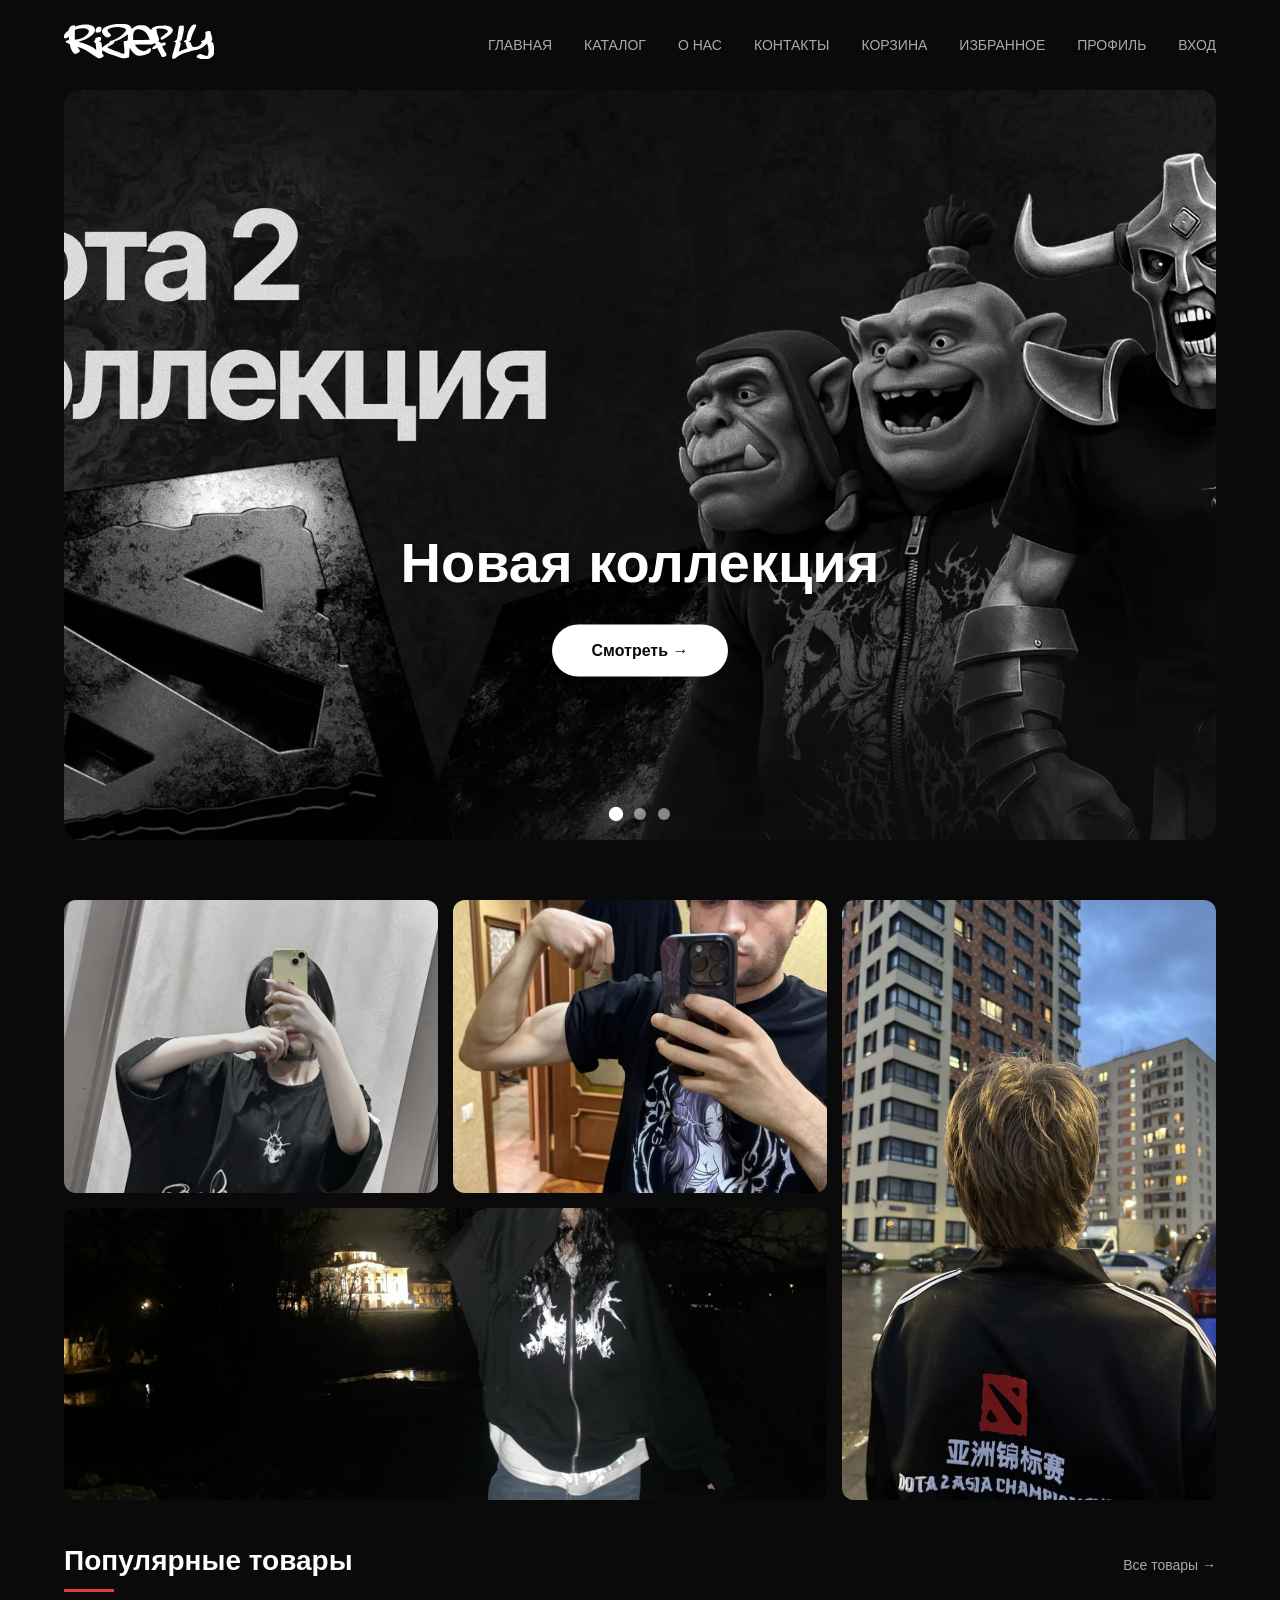
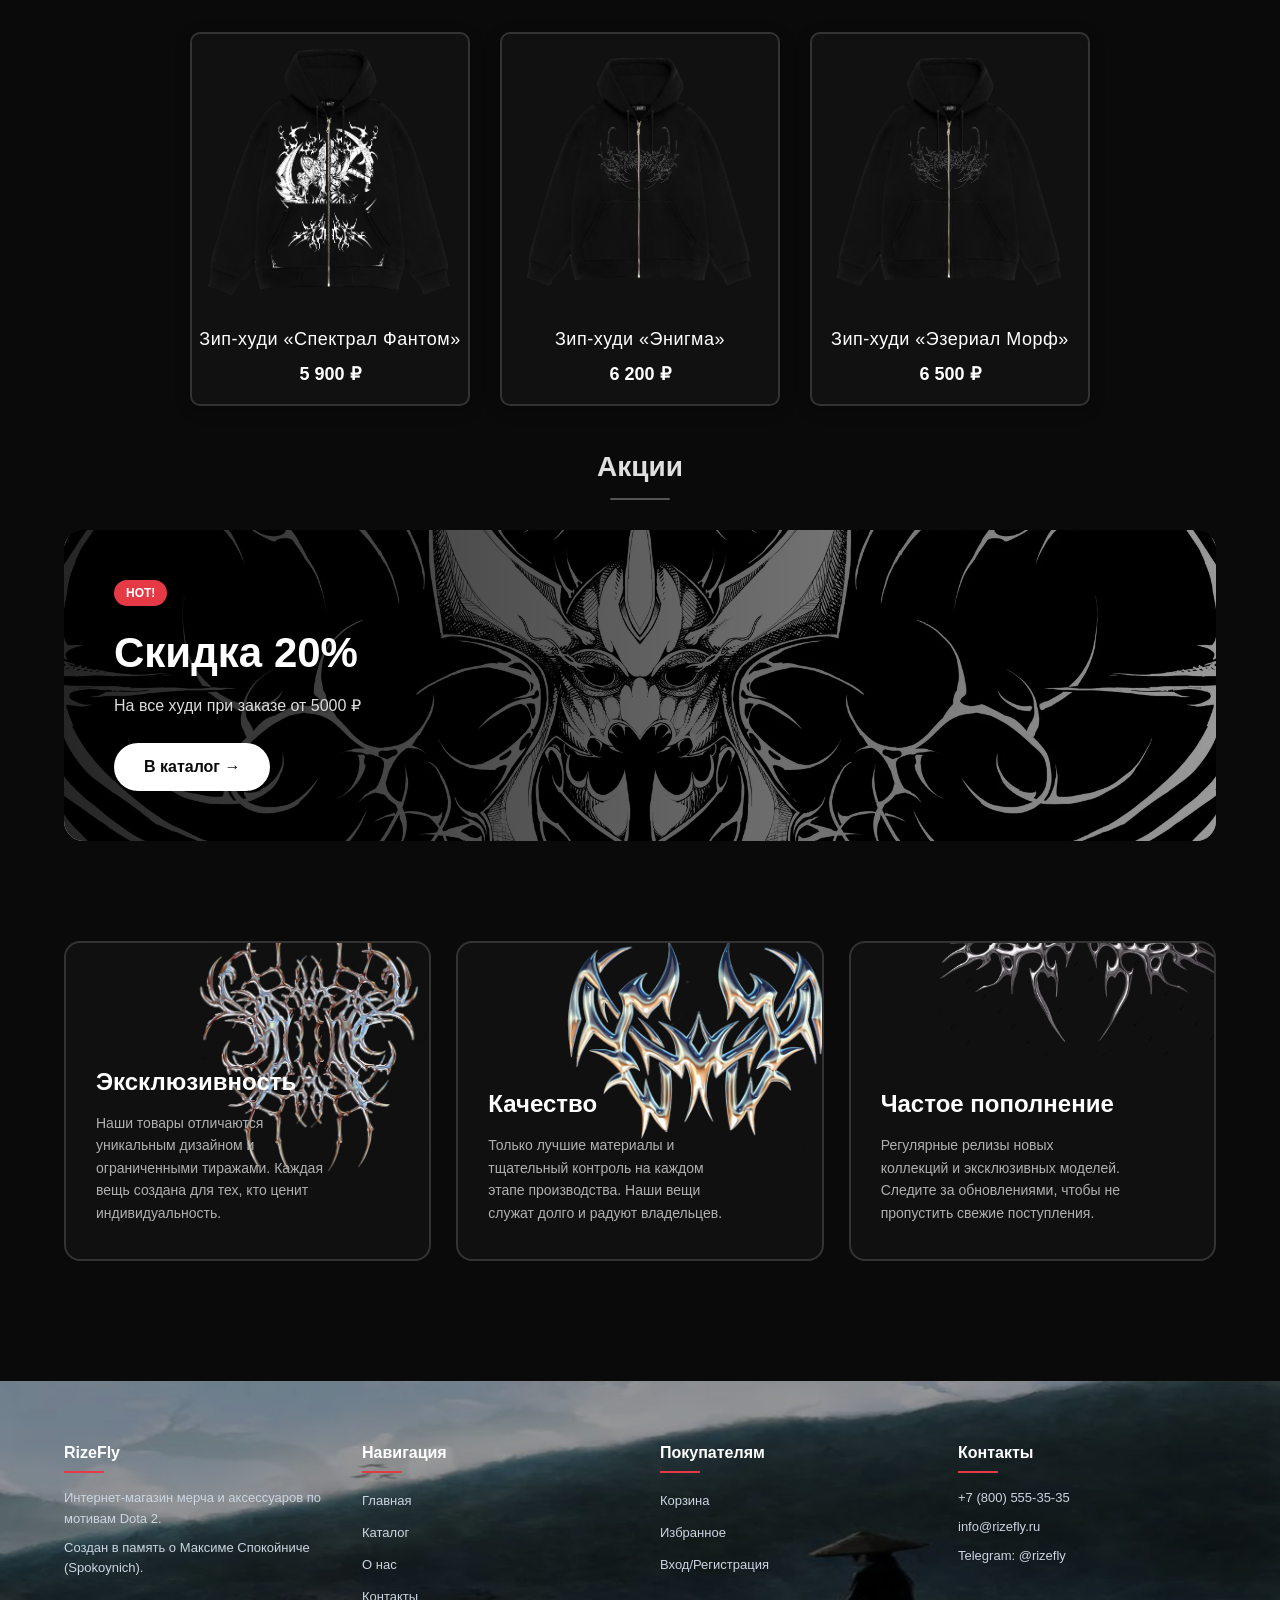
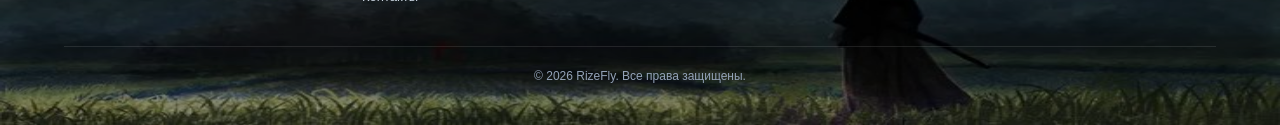
<file: index.html>
<!DOCTYPE html>
<html lang="ru">
<head>
    <meta charset="UTF-8">
    <meta name="viewport" content="width=device-width, initial-scale=1.0">
    <title>RizeFly — Главная</title>
    <link rel="stylesheet" href="style.css">
    <link rel="icon" type="image/png" href="img/iconk.jpg">
</head>
<body>

<header class="site-header">
    <div class="site-header-inner">
        <div class="logo"><a href="index.html" class="logo-link"><img src="img/logo.svg" alt="RizeFly" class="logo-img"></a></div>
        <nav class="navigation">
            <a href="index.html" class="nav_link">ГЛАВНАЯ</a>
            <a href="catalog.html" class="nav_link">КАТАЛОГ</a>
            <a href="about.html" class="nav_link">О НАС</a>
            <a href="contacts.html" class="nav_link">КОНТАКТЫ</a>
            <a href="cart.html" class="nav_link">КОРЗИНА</a>
            <a href="wishlist.html" class="nav_link">ИЗБРАННОЕ</a>
            <a href="profile.html" class="nav_link">ПРОФИЛЬ</a>
            <a href="login.html" class="nav_link">ВХОД</a>
        </nav>
    </div>
</header>

<main class="main-content">

    <section class="slider-container">
        <div class="slider-track">
            <input type="radio" name="slider" id="slide1" class="slider-radio" checked>
            <input type="radio" name="slider" id="slide2" class="slider-radio">
            <input type="radio" name="slider" id="slide3" class="slider-radio">

            <div class="slider-slides">
                <div class="slider-slide slide-1">
                    <a href="catalog.html"><img src="img/slide1.webp" alt="Новая коллекция"></a>
                    <div class="slider-caption">
                        <h2>Новая коллекция</h2>
                        <a href="catalog.html" class="slide-btn">Смотреть →</a>
                    </div>
                </div>
                <div class="slider-slide slide-2">
                    <a href="catalog.html"><img src="img/slide2.jpg" alt="Фигурки Dota 2"></a>
                    <div class="slider-caption">
                        <h2>Фигурки</h2>
                        <a href="catalog.html" class="slide-btn">Смотреть →</a>
                    </div>
                </div>
                <div class="slider-slide slide-3">
                    <a href="catalog.html"><img src="img/slide3.png" alt="Аксессуары"></a>
                    <div class="slider-caption">
                        <h2>Аксессуары</h2>
                        <a href="catalog.html" class="slide-btn">Смотреть →</a>
                    </div>
                </div>
            </div>

            <div class="slider-nav">
                <label for="slide1" class="slider-nav-btn"></label>
                <label for="slide2" class="slider-nav-btn"></label>
                <label for="slide3" class="slider-nav-btn"></label>
            </div>
        </div>
    </section>

    <div class="bento-grid">
        <div class="grid-item pic-1" onclick="location.href='catalog.html'"><img src="img/footrub1.jpg" alt="Фото 1"></div>
        <div class="grid-item pic-2" onclick="location.href='catalog.html'"><img src="img/mana1.jpg" alt="Фото 2"></div>
        <div class="grid-item pic-3" onclick="location.href='catalog.html'"><img src="img/zipint1.jpg" alt="Фото 3"></div>
        <div class="grid-item pic-4" onclick="location.href='catalog.html'"><img src="img/zipnever2.jpg" alt="Фото 4"></div>
    </div>

    <section class="products-section">
        <div class="section-header">
            <h2 class="section-title">Популярные товары</h2>
            <a href="catalog.html" class="section-link">Все товары →</a>
        </div>
        <div class="products-grid">
            <div class="product-card">
                <div class="product-card-img-wrapper">
                    <img class="front-img" src="img/zipspec.png" alt="Зип-худи Спектрал Фантом">
                    <img class="hover-img" src="img/zipspec1.png" alt="Зип-худи Спектрал Фантом">
                </div>
                <div class="product-card-info" onclick="location.href='product.html'">
                    <h3>Зип-худи «Спектрал Фантом»</h3>
                    <div class="product-card-price"><span class="current">5 900 ₽</span></div>
                </div>
            </div>
            <div class="product-card">
                <div class="product-card-img-wrapper">
                    <img class="front-img" src="img/zipenigm.png" alt="Зип-худи Энигма">
                    <img class="hover-img" src="img/zipenigm1.png" alt="Зип-худи Энигма">
                </div>
                <div class="product-card-info" onclick="location.href='product.html'">
                    <h3>Зип-худи «Энигма»</h3>
                    <div class="product-card-price"><span class="current">6 200 ₽</span></div>
                </div>
            </div>
            <div class="product-card">
                <div class="product-card-img-wrapper">
                    <img class="front-img" src="img/zipmorph.png" alt="Зип-худи Эзериал Морф">
                    <img class="hover-img" src="img/zipmorph1.png" alt="Зип-худи Эзериал Морф">
                </div>
                <div class="product-card-info" onclick="location.href='product.html'">
                    <h3>Зип-худи «Эзериал Морф»</h3>
                    <div class="product-card-price"><span class="current">6 500 ₽</span></div>
                </div>
            </div>
        </div>
    </section>

    <section class="promo-section">
        <div class="container"><h2 class="promo-section-title">Акции</h2></div>
        <div class="promo-banner" style="background-image: url('img/promo.webp'); background-size: cover; background-position: center;">
            <div class="promo-overlay"></div>
            <div class="promo-content">
                <div class="promo-tag">HOT!</div>
                <h3 class="promo-title">Скидка 20%</h3>
                <p class="promo-text">На все худи при заказе от 5000 ₽</p>
                <a href="catalog.html" class="promo-btn">В каталог →</a>
            </div>
        </div>
    </section>

    <div class="features-container">
        <div class="feature-card card-1">
            <h3 class="card-title">Эксклюзивность</h3>
            <p class="card-text">Наши товары отличаются уникальным дизайном и ограниченными тиражами. Каждая вещь создана для тех, кто ценит индивидуальность.</p>
        </div>
        <div class="feature-card card-2">
            <h3 class="card-title">Качество</h3>
            <p class="card-text">Только лучшие материалы и тщательный контроль на каждом этапе производства. Наши вещи служат долго и радуют владельцев.</p>
        </div>
        <div class="feature-card card-3">
            <h3 class="card-title">Частое пополнение</h3>
            <p class="card-text">Регулярные релизы новых коллекций и эксклюзивных моделей. Следите за обновлениями, чтобы не пропустить свежие поступления.</p>
        </div>
    </div>
</main>

<footer class="site-footer">
    <div class="footer-overlay"></div>
    <div class="site-footer-inner">
        <div class="footer-grid">
            <div class="footer-col">
                <h4>RizeFly</h4>
                <p>Интернет-магазин мерча и аксессуаров по мотивам Dota 2.</p>
                <p>Создан в память о Максиме Спокойниче (Spokoynich).</p>
            </div>
            <div class="footer-col">
                <h4>Навигация</h4>
                <ul>
                    <li><a href="index.html">Главная</a></li>
                    <li><a href="catalog.html">Каталог</a></li>
                    <li><a href="about.html">О нас</a></li>
                    <li><a href="contacts.html">Контакты</a></li>
                </ul>
            </div>
            <div class="footer-col">
                <h4>Покупателям</h4>
                <ul>
                    <li><a href="cart.html">Корзина</a></li>
                    <li><a href="wishlist.html">Избранное</a></li>
                    <li><a href="login.html">Вход/Регистрация</a></li>
                </ul>
            </div>
            <div class="footer-col">
                <h4>Контакты</h4>
                <p><a href="tel:+78005553535">+7 (800) 555-35-35</a></p>
                <p><a href="mailto:info@rizefly.ru">info@rizefly.ru</a></p>
                <p>Telegram: @rizefly</p>
            </div>
        </div>
        <div class="footer-bottom"><p>© 2026 RizeFly. Все права защищены.</p></div>
    </div>
</footer>

<a href="#" class="scroll-top">↑</a>
<script>
    let btn = document.querySelector('.scroll-top');
    window.onscroll = function() {
        if (window.scrollY > 300) btn.style.display = 'flex'; else btn.style.display = 'none';
        const h = document.querySelector('.site-header');
        if (window.scrollY > 50) h.classList.add('scrolled'); else h.classList.remove('scrolled');
    };
    btn.onclick = function() { window.scrollTo({top:0,behavior:'smooth'}); return false; };
</script>
</body>
</html>
</file>
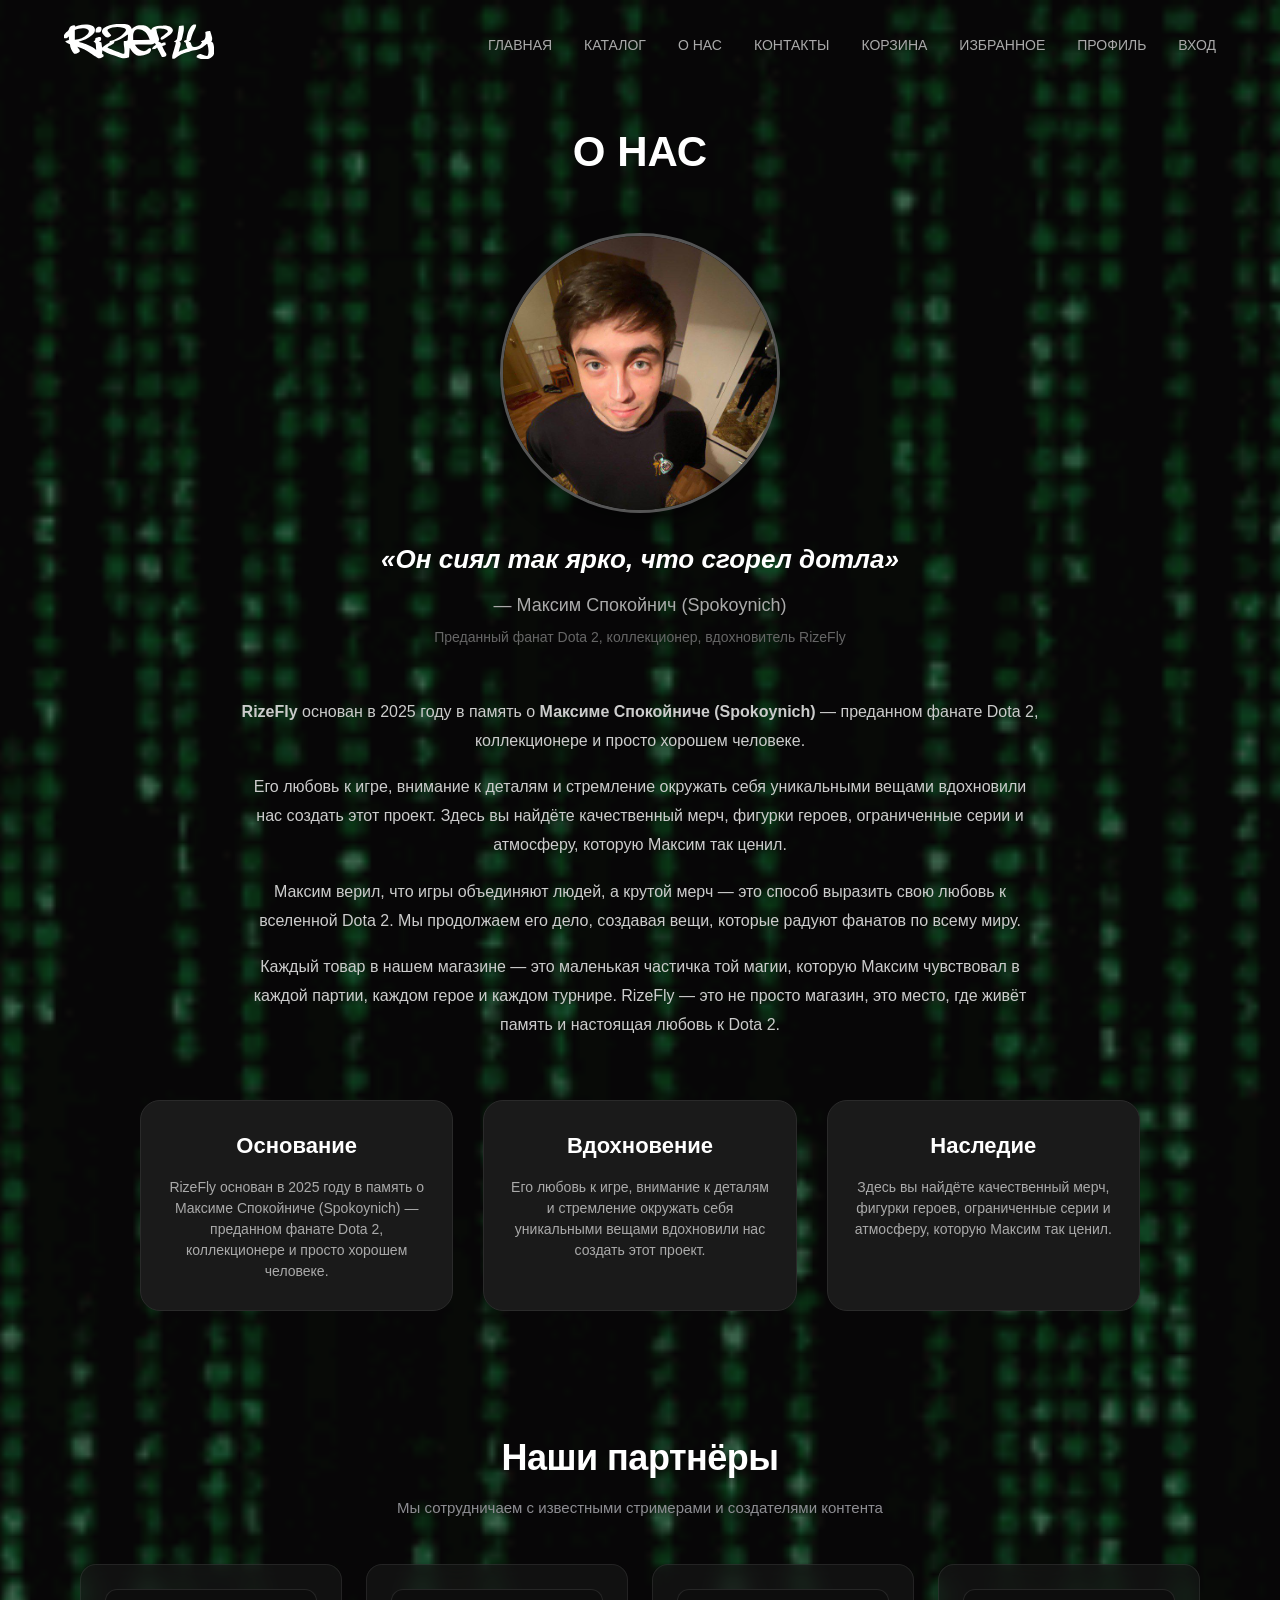
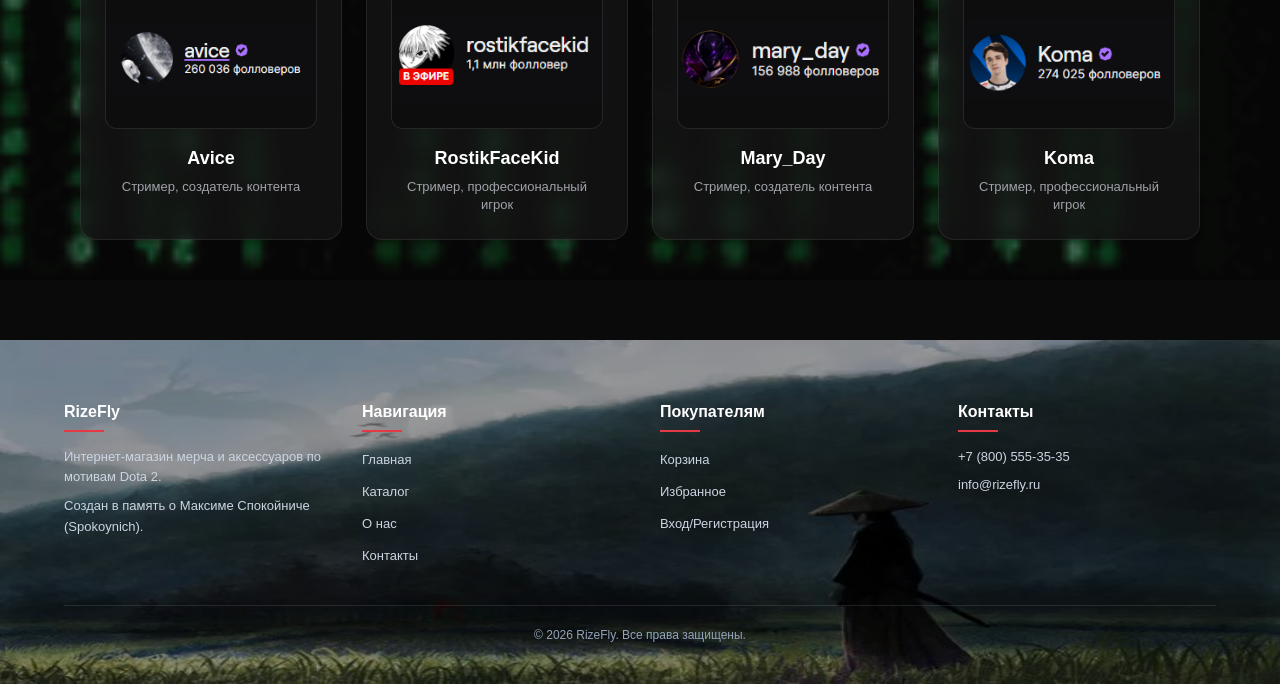
<file: about.html>
<!DOCTYPE html>
<html lang="ru">
<head>
    <meta charset="UTF-8">
    <meta name="viewport" content="width=device-width, initial-scale=1.0">
    <title>RizeFly — О нас</title>
    <link rel="stylesheet" href="style.css">
    <link rel="icon" type="image/png" href="img/iconk.jpg">
</head>
<body>

<header class="site-header">
    <div class="site-header-inner">
        <div class="logo"><a href="index.html" class="logo-link"><img src="img/logo.svg" alt="RizeFly" class="logo-img"></a></div>
        <nav class="navigation">
            <a href="index.html" class="nav_link">ГЛАВНАЯ</a>
            <a href="catalog.html" class="nav_link">КАТАЛОГ</a>
            <a href="about.html" class="nav_link">О НАС</a>
            <a href="contacts.html" class="nav_link">КОНТАКТЫ</a>
            <a href="cart.html" class="nav_link">КОРЗИНА</a>
            <a href="wishlist.html" class="nav_link">ИЗБРАННОЕ</a>
            <a href="profile.html" class="nav_link">ПРОФИЛЬ</a>
            <a href="login.html" class="nav_link">ВХОД</a>
        </nav>
    </div>
</header>

<section class="about-page">
    <div class="container">
        <h1 class="about-title">О НАС</h1>

        <div class="memory-photo-center">
            <img src="img/maxim.jpg" alt="Максим Спокойнич">
        </div>

        <div class="memory-quote-center">
            <p class="quote-text">«Он сиял так ярко, что сгорел дотла»</p>
            <p class="quote-author">— Максим Спокойнич (Spokoynich)</p>
            <p class="quote-description">Преданный фанат Dota 2, коллекционер, вдохновитель RizeFly</p>
        </div>

        <div class="about-story">
            <p><strong>RizeFly</strong> основан в 2025 году в память о <strong>Максиме Спокойниче (Spokoynich)</strong> — преданном фанате Dota 2, коллекционере и просто хорошем человеке.</p>
            <p>Его любовь к игре, внимание к деталям и стремление окружать себя уникальными вещами вдохновили нас создать этот проект. Здесь вы найдёте качественный мерч, фигурки героев, ограниченные серии и атмосферу, которую Максим так ценил.</p>
            <p>Максим верил, что игры объединяют людей, а крутой мерч — это способ выразить свою любовь к вселенной Dota 2. Мы продолжаем его дело, создавая вещи, которые радуют фанатов по всему миру.</p>
            <p>Каждый товар в нашем магазине — это маленькая частичка той магии, которую Максим чувствовал в каждой партии, каждом герое и каждом турнире. RizeFly — это не просто магазин, это место, где живёт память и настоящая любовь к Dota 2.</p>
        </div>

        <div class="about-cards">
            <div class="about-card">
                <h3 class="about-card-title">Основание</h3>
                <p class="about-card-text">RizeFly основан в 2025 году в память о Максиме Спокойниче (Spokoynich) — преданном фанате Dota 2, коллекционере и просто хорошем человеке.</p>
            </div>
            <div class="about-card">
                <h3 class="about-card-title">Вдохновение</h3>
                <p class="about-card-text">Его любовь к игре, внимание к деталям и стремление окружать себя уникальными вещами вдохновили нас создать этот проект.</p>
            </div>
            <div class="about-card">
                <h3 class="about-card-title">Наследие</h3>
                <p class="about-card-text">Здесь вы найдёте качественный мерч, фигурки героев, ограниченные серии и атмосферу, которую Максим так ценил.</p>
            </div>
        </div>

        <div class="partners-section">
            <h2 class="partners-title">Наши партнёры</h2>
            <p class="partners-subtitle">Мы сотрудничаем с известными стримерами и создателями контента</p>
            <div class="partners-grid">
                <a href="https://www.twitch.tv/avice" target="_blank" class="partner-card">
                    <div class="partner-avatar"><img src="img/tem.png" alt="Avice"></div>
                    <h3 class="partner-name">Avice</h3>
                    <p class="partner-desc">Стример, создатель контента</p>
                </a>
                <a href="https://www.twitch.tv/rostikfacekid" target="_blank" class="partner-card">
                    <div class="partner-avatar"><img src="img/rostik.png" alt="RostikFaceKid"></div>
                    <h3 class="partner-name">RostikFaceKid</h3>
                    <p class="partner-desc">Стример, профессиональный игрок</p>
                </a>
                <a href="https://www.twitch.tv/mary_day" target="_blank" class="partner-card">
                    <div class="partner-avatar"><img src="img/mary.png" alt="Mery Day"></div>
                    <h3 class="partner-name">Mary_Day</h3>
                    <p class="partner-desc">Стример, создатель контента</p>
                </a>
                <a href="https://www.twitch.tv/koma" target="_blank" class="partner-card">
                    <div class="partner-avatar"><img src="img/koma.png" alt="Koma"></div>
                    <h3 class="partner-name">Koma</h3>
                    <p class="partner-desc">Стример, профессиональный игрок</p>
                </a>
            </div>
        </div>
    </div>
</section>

<footer class="site-footer">
    <div class="footer-overlay"></div>
    <div class="site-footer-inner">
        <div class="footer-grid">
            <div class="footer-col"><h4>RizeFly</h4><p>Интернет-магазин мерча и аксессуаров по мотивам Dota 2.</p><p>Создан в память о Максиме Спокойниче (Spokoynich).</p></div>
            <div class="footer-col"><h4>Навигация</h4><ul><li><a href="index.html">Главная</a></li><li><a href="catalog.html">Каталог</a></li><li><a href="about.html">О нас</a></li><li><a href="contacts.html">Контакты</a></li></ul></div>
            <div class="footer-col"><h4>Покупателям</h4><ul><li><a href="cart.html">Корзина</a></li><li><a href="wishlist.html">Избранное</a></li><li><a href="login.html">Вход/Регистрация</a></li></ul></div>
            <div class="footer-col"><h4>Контакты</h4><p><a href="tel:+78005553535">+7 (800) 555-35-35</a></p><p><a href="mailto:info@rizefly.ru">info@rizefly.ru</a></p></div>
        </div>
        <div class="footer-bottom"><p>© 2026 RizeFly. Все права защищены.</p></div>
    </div>
</footer>

<a href="#" class="scroll-top">↑</a>
<script>
    let b = document.querySelector('.scroll-top');
    window.onscroll = () => { if (window.scrollY > 300) b.style.display='flex'; else b.style.display='none'; const h=document.querySelector('.site-header'); if(window.scrollY>50)h.classList.add('scrolled'); else h.classList.remove('scrolled'); };
    b.onclick = () => { window.scrollTo({top:0,behavior:'smooth'}); return false; };
</script>
</body>
</html>
</file>
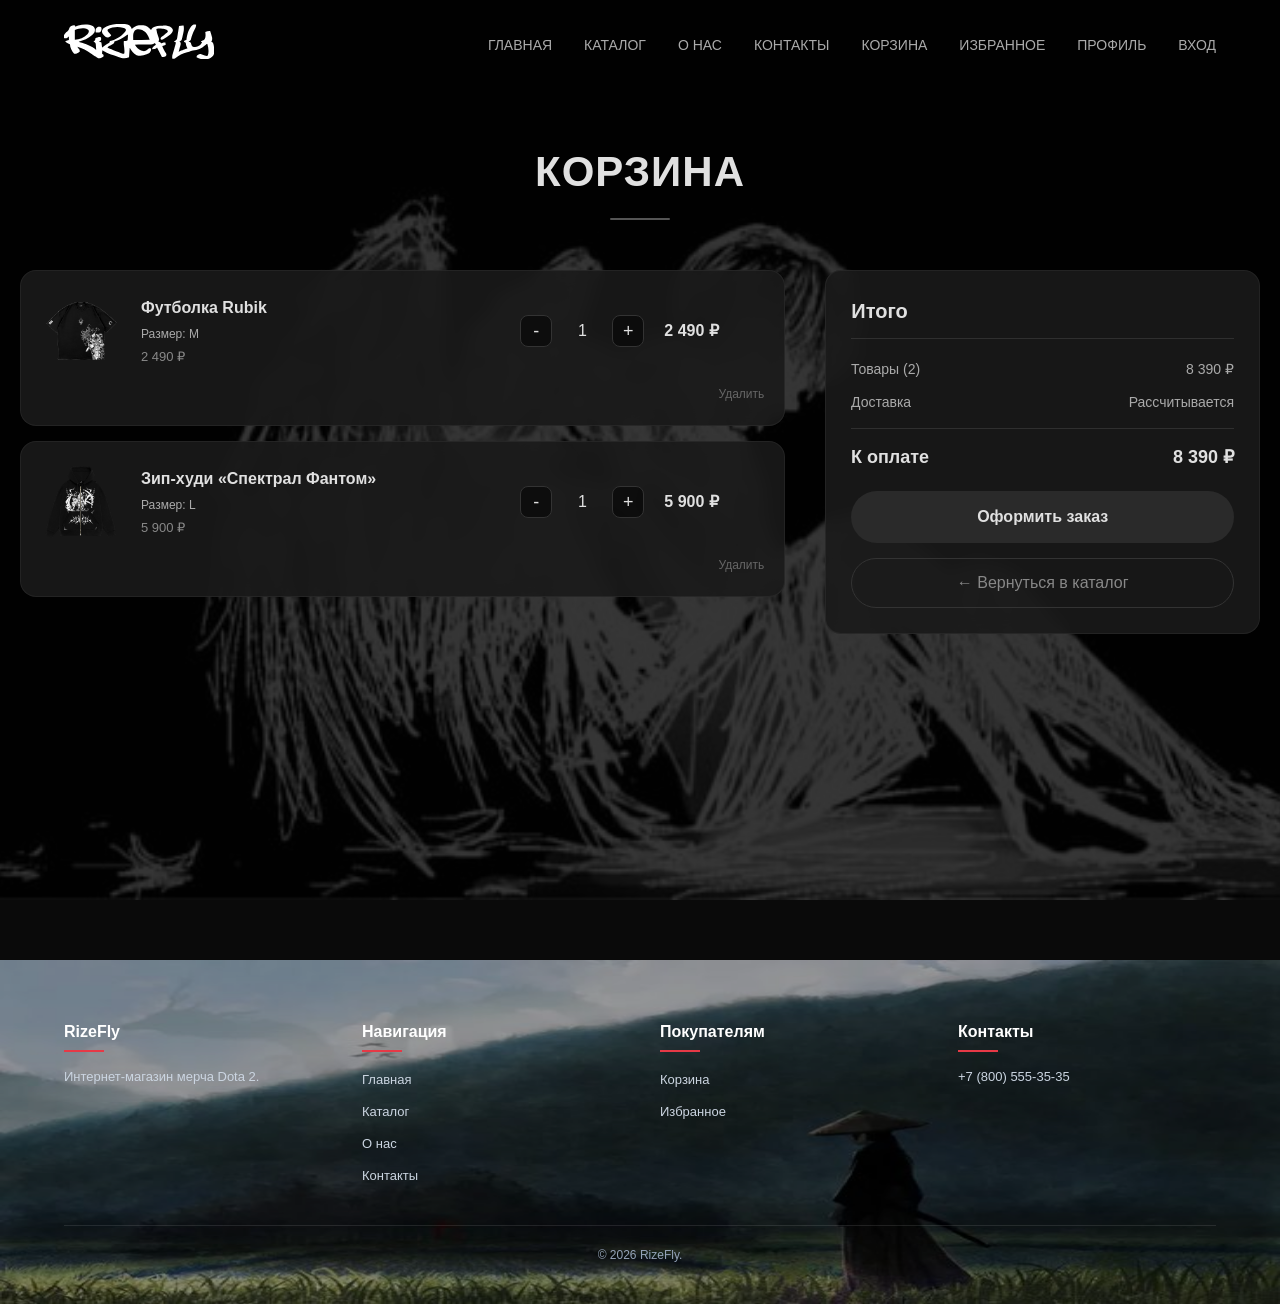
<file: cart.html>
<!DOCTYPE html>
<html lang="ru">
<head>
    <meta charset="UTF-8">
    <meta name="viewport" content="width=device-width, initial-scale=1.0">
    <title>RizeFly — Корзина</title>
    <link rel="stylesheet" href="style.css">
    <link rel="icon" type="image/png" href="img/iconk.jpg">
</head>
<body>

<header class="site-header">
    <div class="site-header-inner">
        <div class="logo"><a href="index.html" class="logo-link"><img src="img/logo.svg" alt="RizeFly" class="logo-img"></a></div>
        <nav class="navigation">
            <a href="index.html" class="nav_link">ГЛАВНАЯ</a>
            <a href="catalog.html" class="nav_link">КАТАЛОГ</a>
            <a href="about.html" class="nav_link">О НАС</a>
            <a href="contacts.html" class="nav_link">КОНТАКТЫ</a>
            <a href="cart.html" class="nav_link">КОРЗИНА</a>
            <a href="wishlist.html" class="nav_link">ИЗБРАННОЕ</a>
            <a href="profile.html" class="nav_link">ПРОФИЛЬ</a>
            <a href="login.html" class="nav_link">ВХОД</a>
        </nav>
    </div>
</header>

<div class="cart-page">
    <div class="container">
        <h1 class="cart-title">КОРЗИНА</h1>

        <div class="cart-wrapper">
            <div class="cart-items">
                <div class="cart-item-wrapper">
                    <div class="cart-item">
                        <div class="cart-item-img"><img src="img/footrub.png" alt="Футболка Rubik"></div>
                        <div class="cart-item-info">
                            <h3>Футболка Rubik</h3>
                            <p class="cart-item-size">Размер: M</p>
                            <p class="cart-item-price">2 490 ₽</p>
                        </div>
                        <div class="cart-item-quantity">
                            <button type="button" class="qty-btn">-</button>
                            <span class="quantity-display">1</span>
                            <button type="button" class="qty-btn">+</button>
                        </div>
                        <div class="cart-item-total">2 490 ₽</div>
                    </div>
                    <div class="cart-item-remove"><a href="#" class="remove-btn">Удалить</a></div>
                </div>

                <div class="cart-item-wrapper">
                    <div class="cart-item">
                        <div class="cart-item-img"><img src="img/zipspec.png" alt="Спектрал Фантом"></div>
                        <div class="cart-item-info">
                            <h3>Зип-худи «Спектрал Фантом»</h3>
                            <p class="cart-item-size">Размер: L</p>
                            <p class="cart-item-price">5 900 ₽</p>
                        </div>
                        <div class="cart-item-quantity">
                            <button type="button" class="qty-btn">-</button>
                            <span class="quantity-display">1</span>
                            <button type="button" class="qty-btn">+</button>
                        </div>
                        <div class="cart-item-total">5 900 ₽</div>
                    </div>
                    <div class="cart-item-remove"><a href="#" class="remove-btn">Удалить</a></div>
                </div>
            </div>

            <div class="cart-summary">
                <h3>Итого</h3>
                <div class="summary-row"><span>Товары (2)</span><span>8 390 ₽</span></div>
                <div class="summary-row"><span>Доставка</span><span>Рассчитывается</span></div>
                <div class="summary-row total"><span>К оплате</span><span>8 390 ₽</span></div>
                <a href="checkout.html" class="checkout-btn">Оформить заказ</a>
                <a href="catalog.html" class="back-to-catalog-btn">← Вернуться в каталог</a>
            </div>
        </div>
    </div>
</div>

<footer class="site-footer">
    <div class="footer-overlay"></div>
    <div class="site-footer-inner">
        <div class="footer-grid">
            <div class="footer-col"><h4>RizeFly</h4><p>Интернет-магазин мерча Dota 2.</p></div>
            <div class="footer-col"><h4>Навигация</h4><ul><li><a href="index.html">Главная</a></li><li><a href="catalog.html">Каталог</a></li><li><a href="about.html">О нас</a></li><li><a href="contacts.html">Контакты</a></li></ul></div>
            <div class="footer-col"><h4>Покупателям</h4><ul><li><a href="cart.html">Корзина</a></li><li><a href="wishlist.html">Избранное</a></li></ul></div>
            <div class="footer-col"><h4>Контакты</h4><p>+7 (800) 555-35-35</p></div>
        </div>
        <div class="footer-bottom"><p>© 2026 RizeFly.</p></div>
    </div>
</footer>

<a href="#" class="scroll-top">↑</a>
<script>
    document.querySelectorAll('.qty-btn').forEach(btn => {
        btn.onclick = () => {
            const display = btn.parentElement.querySelector('.quantity-display');
            let q = parseInt(display.textContent);
            if (btn.textContent === '-') q = Math.max(1, q - 1);
            else q++;
            display.textContent = q;
        };
    });
    let b = document.querySelector('.scroll-top');
    window.onscroll = () => {
        if (window.scrollY > 300) b.style.display = 'flex'; else b.style.display = 'none';
        const h = document.querySelector('.site-header');
        if (window.scrollY > 50) h.classList.add('scrolled'); else h.classList.remove('scrolled');
    };
    b.onclick = () => { window.scrollTo({top:0,behavior:'smooth'}); return false; };
</script>
</body>
</html>
</file>
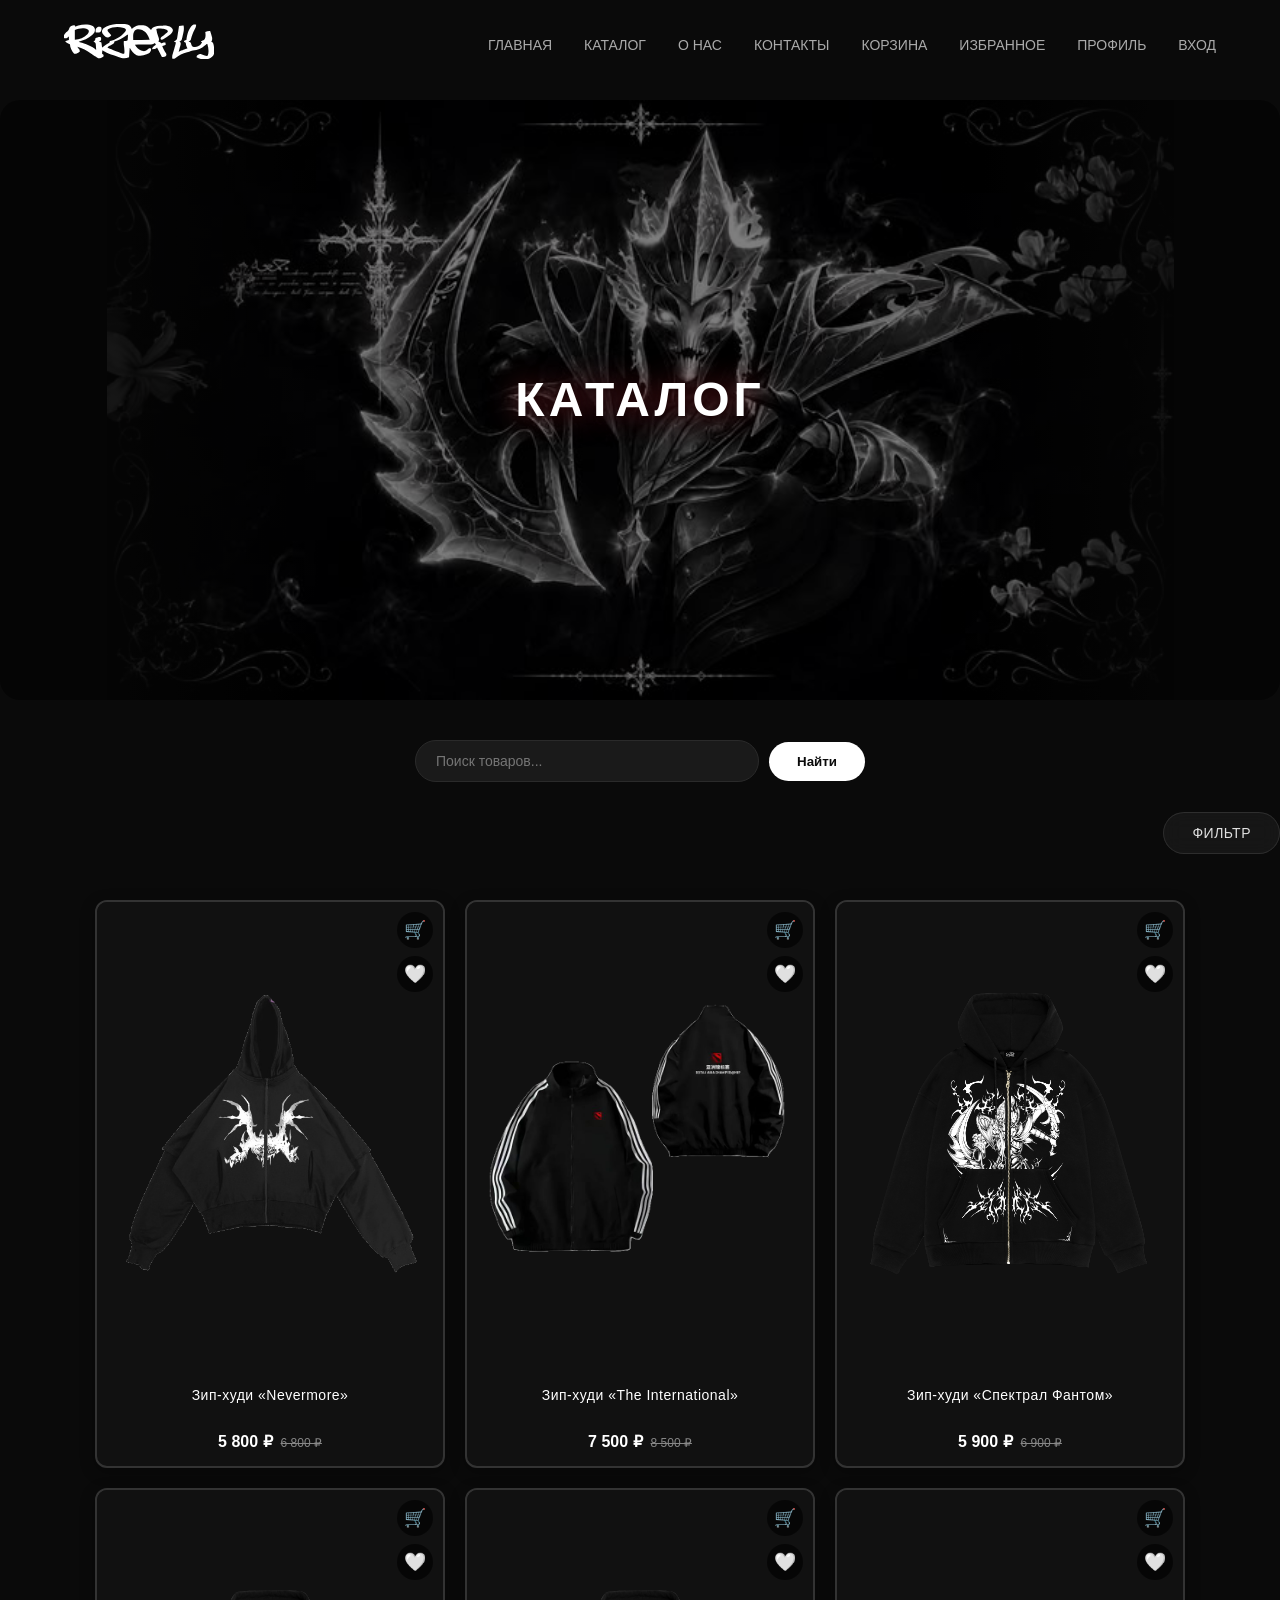
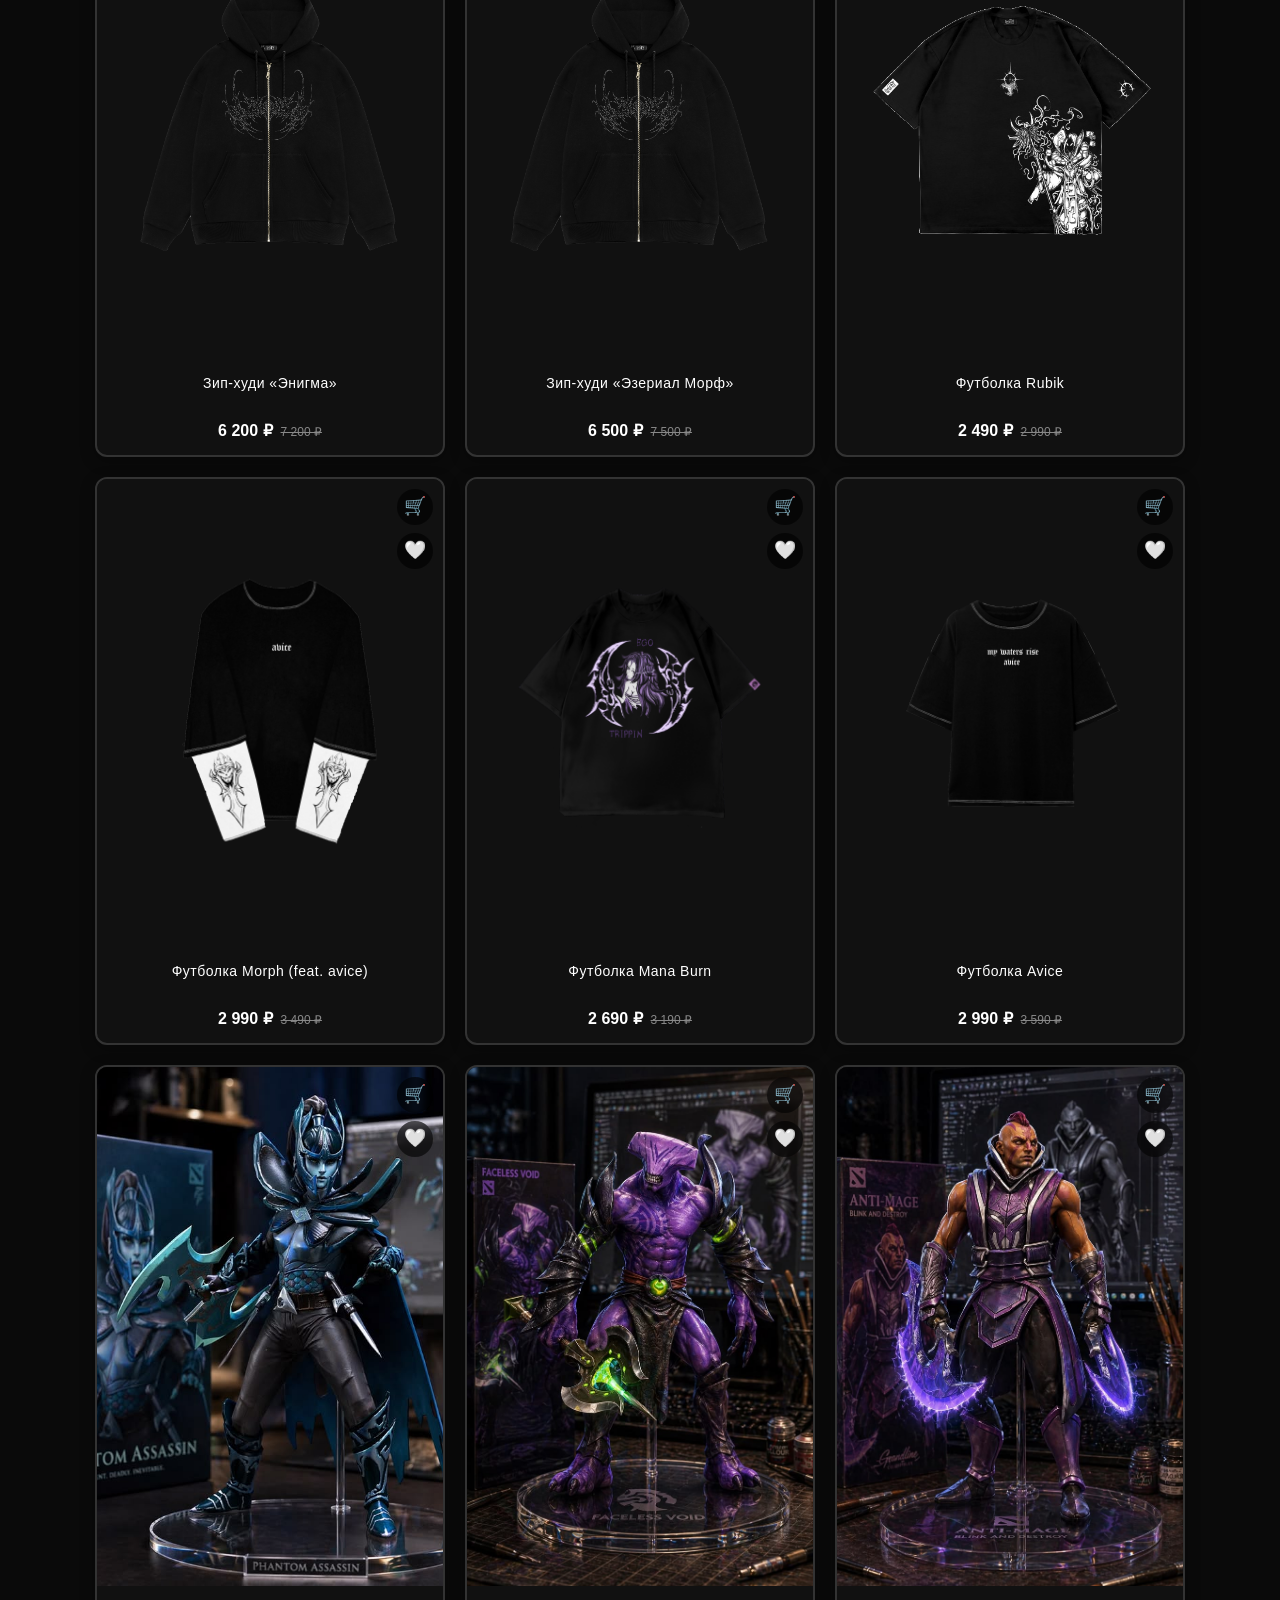
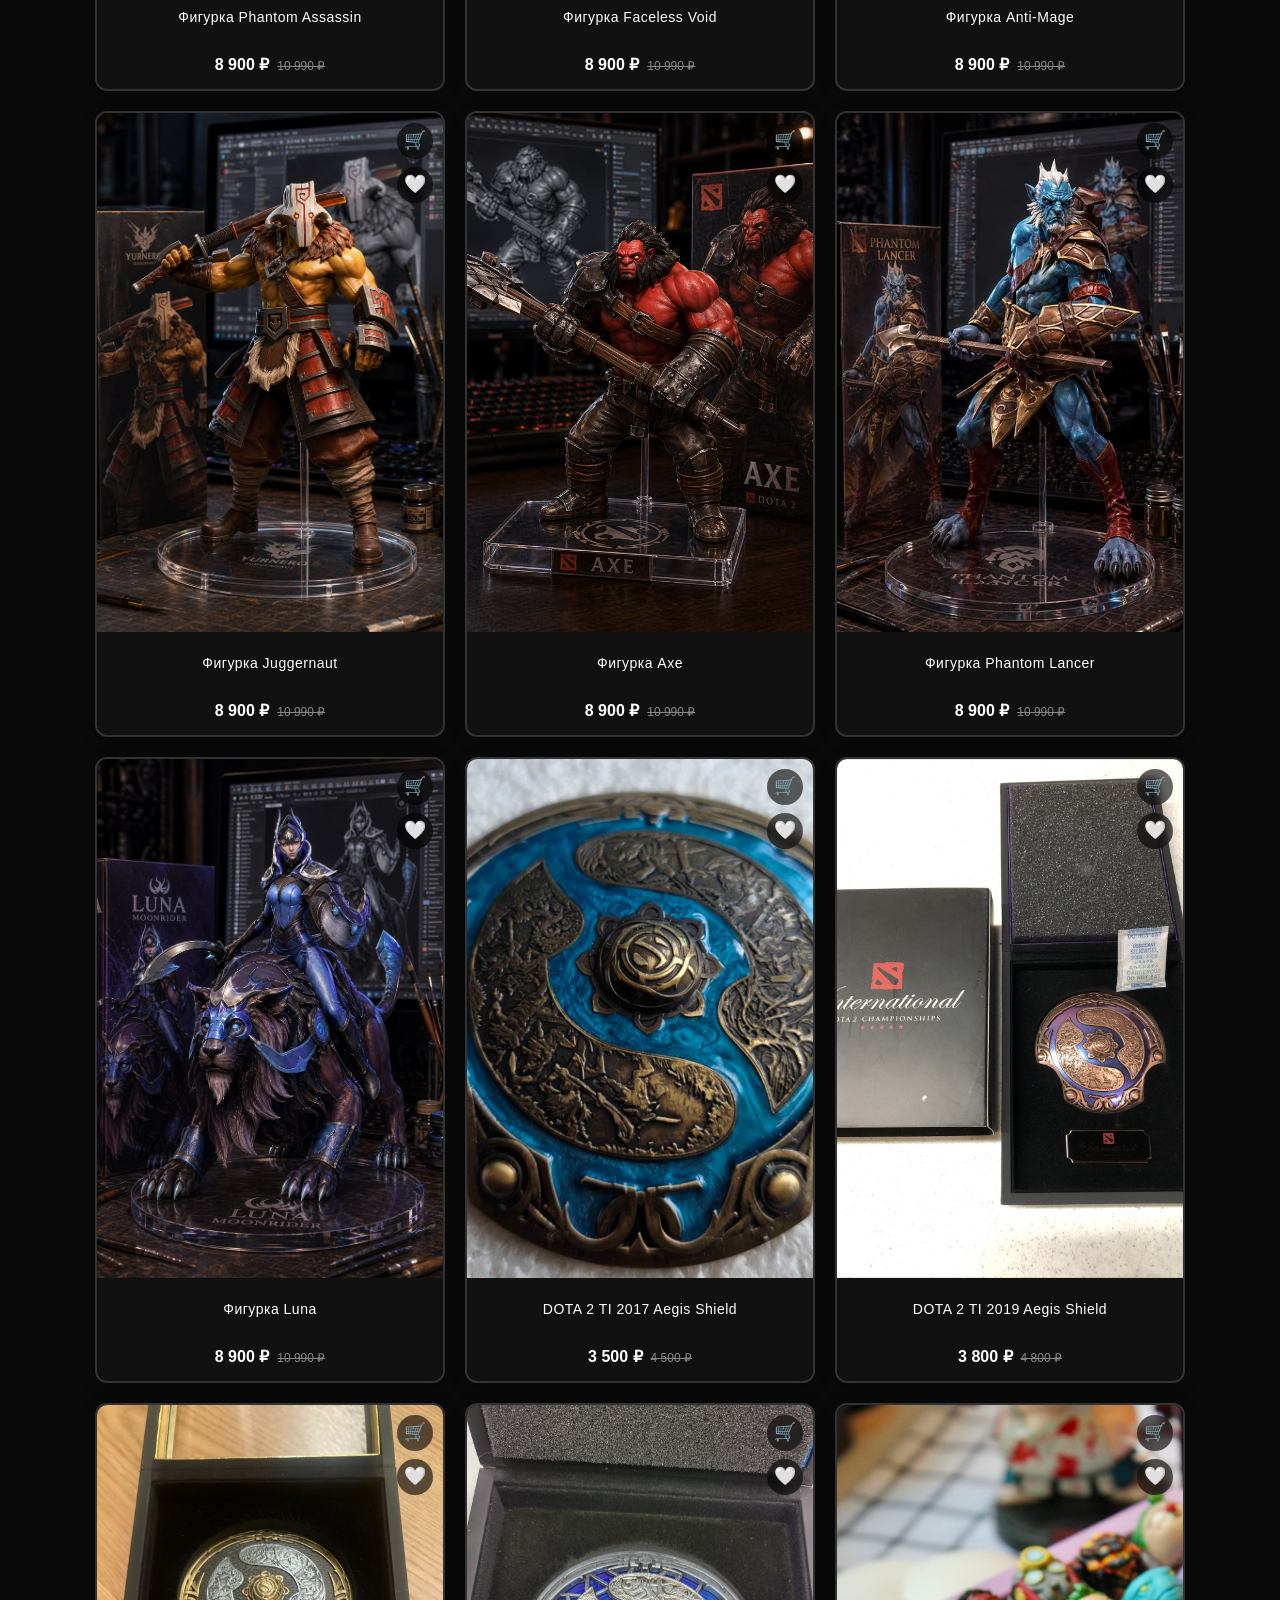
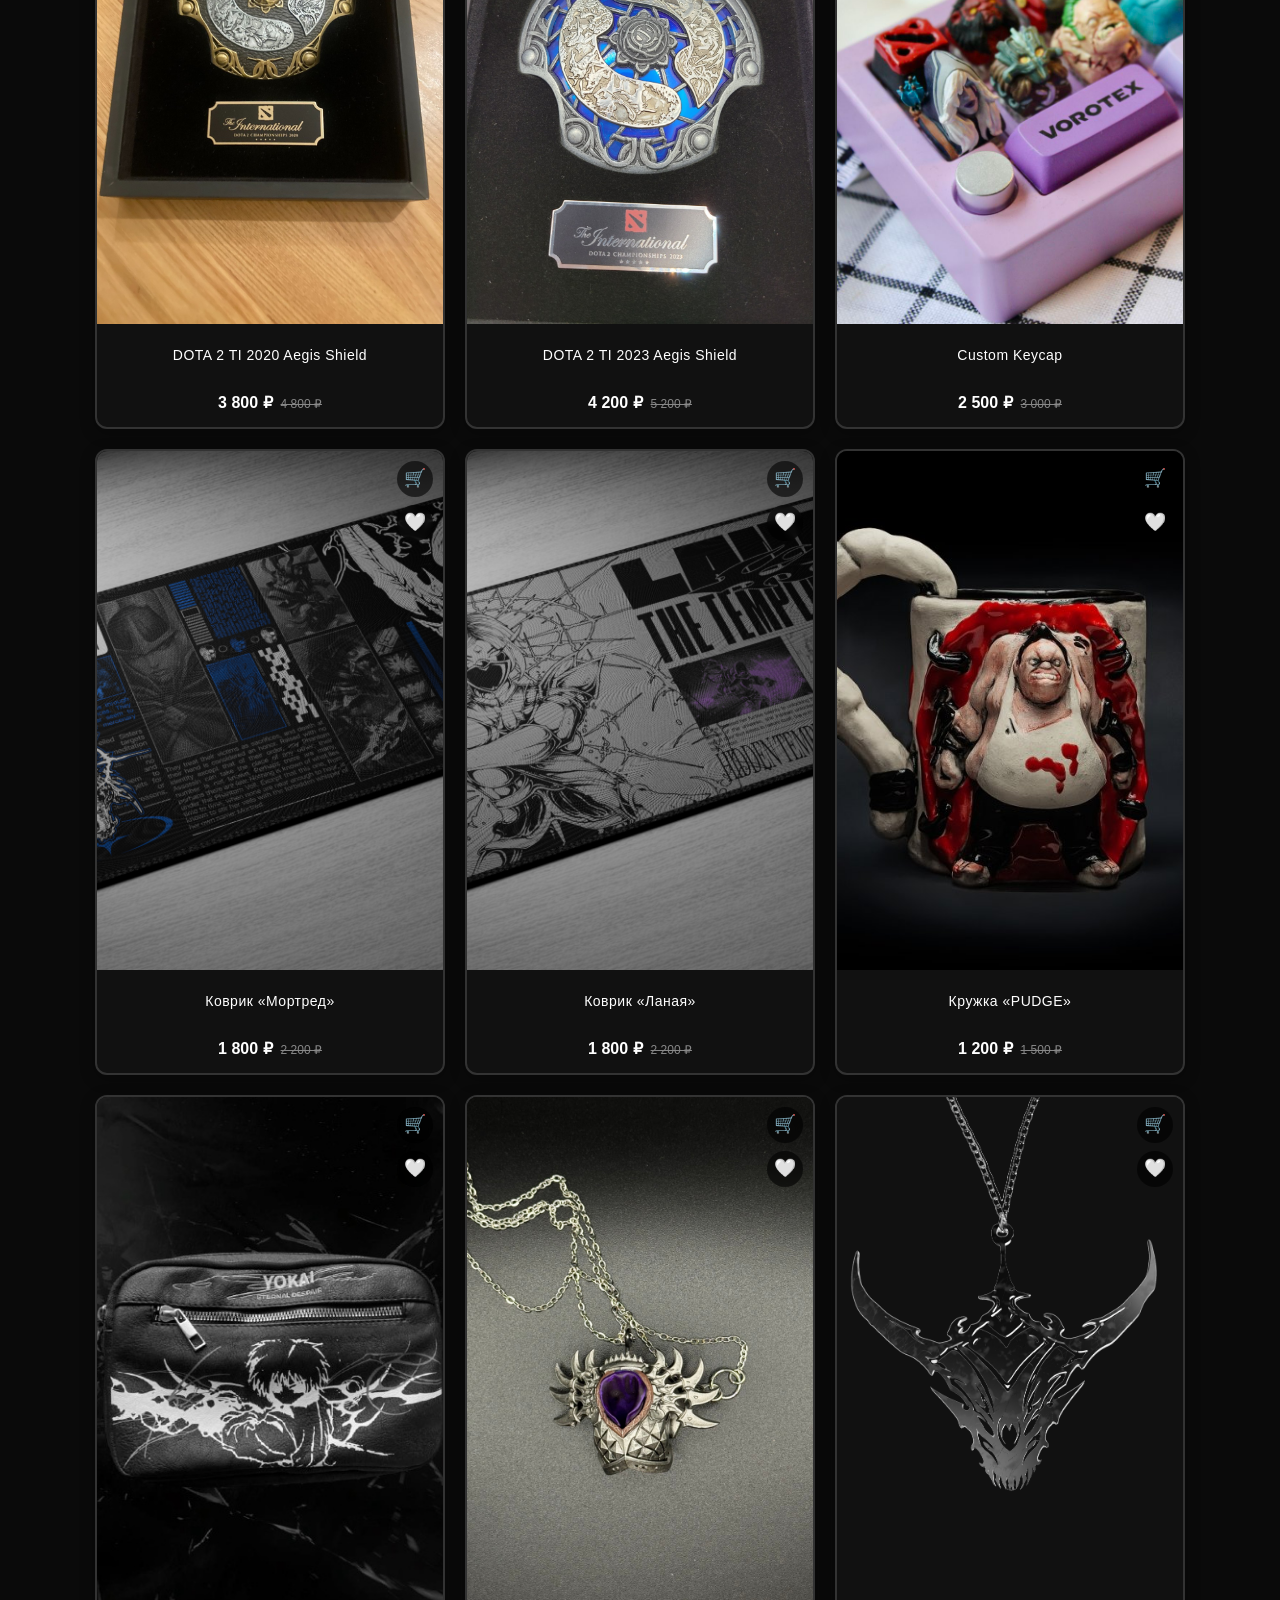
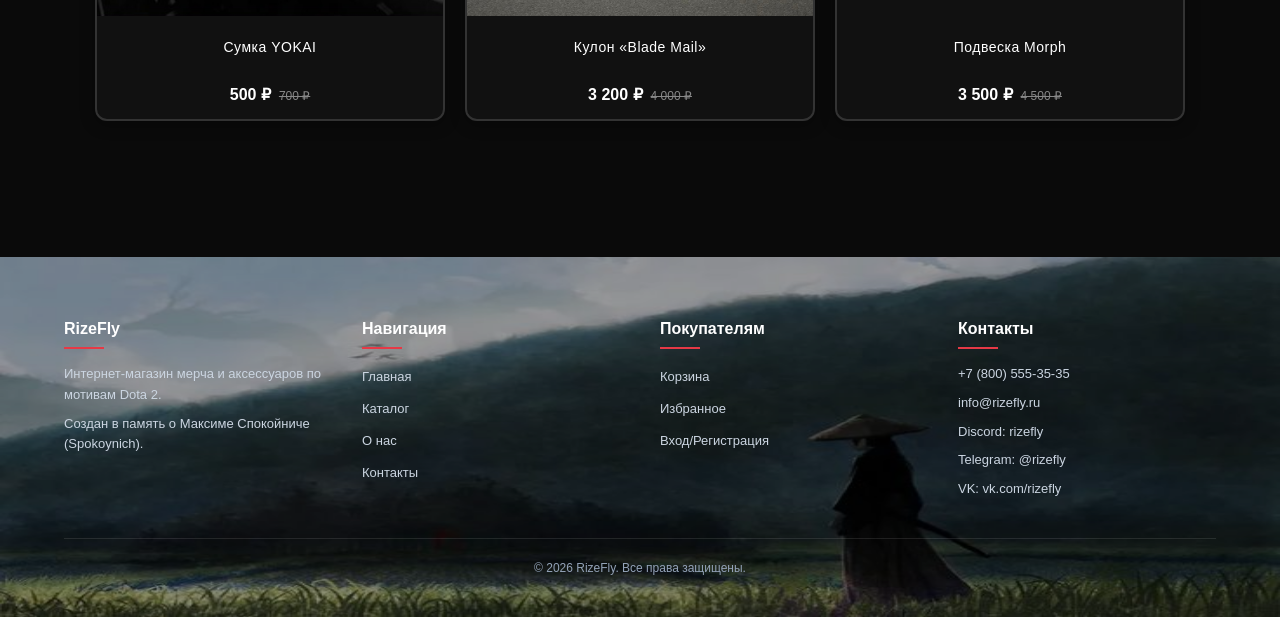
<file: catalog.html>
<!DOCTYPE html>
<html lang="ru">
<head>
    <meta charset="UTF-8">
    <meta name="viewport" content="width=device-width, initial-scale=1.0">
    <title>RizeFly — Каталог</title>
    <link rel="stylesheet" href="style.css">
    <link rel="icon" type="image/png" href="img/iconk.jpg">
</head>
<body>

<header class="site-header">
    <div class="site-header-inner">
        <div class="logo"><a href="index.html" class="logo-link"><img src="img/logo.svg" alt="RizeFly" class="logo-img"></a></div>
        <nav class="navigation">
            <a href="index.html" class="nav_link">ГЛАВНАЯ</a>
            <a href="catalog.html" class="nav_link">КАТАЛОГ</a>
            <a href="about.html" class="nav_link">О НАС</a>
            <a href="contacts.html" class="nav_link">КОНТАКТЫ</a>
            <a href="cart.html" class="nav_link">КОРЗИНА</a>
            <a href="wishlist.html" class="nav_link">ИЗБРАННОЕ</a>
            <a href="profile.html" class="nav_link">ПРОФИЛЬ</a>
            <a href="login.html" class="nav_link">ВХОД</a>
        </nav>
    </div>
</header>

<section class="catalog-page">
    <div class="container">
              <div class="catalog-hero">
            <div class="catalog-hero-content"><h1 class="catalog-title">КАТАЛОГ</h1></div>
        </div>
        <div class="search-box">
            <form onsubmit="applyFilters(); return false;">
                <input type="text" id="searchInput" placeholder="Поиск товаров...">
                <button type="submit">Найти</button>
            </form>
        </div>

        <div class="filter-row">
            <button class="filter-toggle-btn" id="filterToggleBtn">ФИЛЬТР</button>
        </div>

        <div class="products-container" id="productsContainer">
            <!-- ХУДИ -->
            <div class="product-card" data-category="1" data-price="5800" data-name="Зип-худи Nevermore">
                <div class="product-buttons"><a href="cart.html" class="cart-btn">🛒</a><a href="wishlist.html" class="wishlist-btn">🤍</a></div>
                <div class="product-card-img-wrapper clothing">
                    <img class="front-img" src="img/zipnever.png" alt="Зип-худи Nevermore">
                    <img class="hover-img" src="img/zipnever0.png" alt="Зип-худи Nevermore">
                </div>
                <div class="product-card-info" onclick="location.href='product.html'">
                    <h3>Зип-худи «Nevermore»</h3>
                    <div class="product-card-price"><span class="current">5 800 ₽</span><span class="old">6 800 ₽</span></div>
                </div>
            </div>

            <div class="product-card" data-category="1" data-price="7500" data-name="Зип-худи The International">
                <div class="product-buttons"><a href="cart.html" class="cart-btn">🛒</a><a href="wishlist.html" class="wishlist-btn">🤍</a></div>
                <div class="product-card-img-wrapper clothing">
                    <img class="front-img" src="img/zipint.png" alt="Зип-худи The International">
                    <img class="hover-img" src="img/zipint1.jpg" alt="Зип-худи The International">
                </div>
                <div class="product-card-info" onclick="location.href='product.html'">
                    <h3>Зип-худи «The International»</h3>
                    <div class="product-card-price"><span class="current">7 500 ₽</span><span class="old">8 500 ₽</span></div>
                </div>
            </div>

            <div class="product-card" data-category="1" data-price="5900" data-name="Зип-худи Спектрал Фантом">
                <div class="product-buttons"><a href="cart.html" class="cart-btn">🛒</a><a href="wishlist.html" class="wishlist-btn">🤍</a></div>
                <div class="product-card-img-wrapper clothing">
                    <img class="front-img" src="img/zipspec.png" alt="Зип-худи Спектрал Фантом">
                    <img class="hover-img" src="img/zipspec1.png" alt="Зип-худи Спектрал Фантом">
                </div>
                <div class="product-card-info" onclick="location.href='product.html'">
                    <h3>Зип-худи «Спектрал Фантом»</h3>
                    <div class="product-card-price"><span class="current">5 900 ₽</span><span class="old">6 900 ₽</span></div>
                </div>
            </div>

            <div class="product-card" data-category="1" data-price="6200" data-name="Зип-худи Энигма">
                <div class="product-buttons"><a href="cart.html" class="cart-btn">🛒</a><a href="wishlist.html" class="wishlist-btn">🤍</a></div>
                <div class="product-card-img-wrapper clothing">
                    <img class="front-img" src="img/zipenigm.png" alt="Зип-худи Энигма">
                    <img class="hover-img" src="img/zipenigm1.png" alt="Зип-худи Энигма">
                </div>
                <div class="product-card-info" onclick="location.href='product.html'">
                    <h3>Зип-худи «Энигма»</h3>
                    <div class="product-card-price"><span class="current">6 200 ₽</span><span class="old">7 200 ₽</span></div>
                </div>
            </div>

            <div class="product-card" data-category="1" data-price="6500" data-name="Зип-худи Эзериал Морф">
                <div class="product-buttons"><a href="cart.html" class="cart-btn">🛒</a><a href="wishlist.html" class="wishlist-btn">🤍</a></div>
                <div class="product-card-img-wrapper clothing">
                    <img class="front-img" src="img/zipmorph.png" alt="Зип-худи Эзериал Морф">
                    <img class="hover-img" src="img/zipmorph1.png" alt="Зип-худи Эзериал Морф">
                </div>
                <div class="product-card-info" onclick="location.href='product.html'">
                    <h3>Зип-худи «Эзериал Морф»</h3>
                    <div class="product-card-price"><span class="current">6 500 ₽</span><span class="old">7 500 ₽</span></div>
                </div>
            </div>

            <!-- ФУТБОЛКИ -->
            <div class="product-card" data-category="2" data-price="2490" data-name="Футболка Rubik">
                <div class="product-buttons"><a href="cart.html" class="cart-btn">🛒</a><a href="wishlist.html" class="wishlist-btn">🤍</a></div>
                <div class="product-card-img-wrapper clothing">
                    <img class="front-img" src="img/footrub.png" alt="Футболка Rubik">
                    <img class="hover-img" src="img/footrub1.jpg" alt="Футболка Rubik">
                </div>
                <div class="product-card-info" onclick="location.href='product.html'">
                    <h3>Футболка Rubik</h3>
                    <div class="product-card-price"><span class="current">2 490 ₽</span><span class="old">2 990 ₽</span></div>
                </div>
            </div>

            <div class="product-card" data-category="2" data-price="2990" data-name="Футболка Morph feat avice">
                <div class="product-buttons"><a href="cart.html" class="cart-btn">🛒</a><a href="wishlist.html" class="wishlist-btn">🤍</a></div>
                <div class="product-card-img-wrapper clothing">
                    <img class="front-img" src="img/csv.png" alt="Футболка Morph">
                    <img class="hover-img" src="img/csv1.png" alt="Футболка Morph">
                </div>
                <div class="product-card-info" onclick="location.href='product.html'">
                    <h3>Футболка Morph (feat. avice)</h3>
                    <div class="product-card-price"><span class="current">2 990 ₽</span><span class="old">3 490 ₽</span></div>
                </div>
            </div>

            <div class="product-card" data-category="2" data-price="2690" data-name="Футболка Mana Burn">
                <div class="product-buttons"><a href="cart.html" class="cart-btn">🛒</a><a href="wishlist.html" class="wishlist-btn">🤍</a></div>
                <div class="product-card-img-wrapper clothing">
                    <img class="front-img" src="img/mana.png" alt="Футболка Mana Burn">
                    <img class="hover-img" src="img/mana1.jpg" alt="Футболка Mana Burn">
                </div>
                <div class="product-card-info" onclick="location.href='product.html'">
                    <h3>Футболка Mana Burn</h3>
                    <div class="product-card-price"><span class="current">2 690 ₽</span><span class="old">3 190 ₽</span></div>
                </div>
            </div>

            <div class="product-card" data-category="2" data-price="2990" data-name="Футболка Avice">
                <div class="product-buttons"><a href="cart.html" class="cart-btn">🛒</a><a href="wishlist.html" class="wishlist-btn">🤍</a></div>
                <div class="product-card-img-wrapper clothing">
                    <img class="front-img" src="img/avice.png" alt="Футболка Avice">
                    <img class="hover-img" src="img/avice1.png" alt="Футболка Avice">
                </div>
                <div class="product-card-info" onclick="location.href='product.html'">
                    <h3>Футболка Avice</h3>
                    <div class="product-card-price"><span class="current">2 990 ₽</span><span class="old">3 590 ₽</span></div>
                </div>
            </div>

            <!-- ФИГУРКИ -->
            <div class="product-card" data-category="3" data-price="8900" data-name="Фигурка Phantom Assassin">
                <div class="product-buttons"><a href="cart.html" class="cart-btn">🛒</a><a href="wishlist.html" class="wishlist-btn">🤍</a></div>
                <div class="product-card-img-wrapper figurine"><img class="front-img" src="img/pa.jpg" alt="Phantom Assassin"></div>
                <div class="product-card-info" onclick="location.href='product.html'">
                    <h3>Фигурка Phantom Assassin</h3>
                    <div class="product-card-price"><span class="current">8 900 ₽</span><span class="old">10 990 ₽</span></div>
                </div>
            </div>

            <div class="product-card" data-category="3" data-price="8900" data-name="Фигурка Faceless Void">
                <div class="product-buttons"><a href="cart.html" class="cart-btn">🛒</a><a href="wishlist.html" class="wishlist-btn">🤍</a></div>
                <div class="product-card-img-wrapper figurine"><img class="front-img" src="img/void.jpg" alt="Faceless Void"></div>
                <div class="product-card-info" onclick="location.href='product.html'">
                    <h3>Фигурка Faceless Void</h3>
                    <div class="product-card-price"><span class="current">8 900 ₽</span><span class="old">10 990 ₽</span></div>
                </div>
            </div>

            <div class="product-card" data-category="3" data-price="8900" data-name="Фигурка Anti-Mage">
                <div class="product-buttons"><a href="cart.html" class="cart-btn">🛒</a><a href="wishlist.html" class="wishlist-btn">🤍</a></div>
                <div class="product-card-img-wrapper figurine"><img class="front-img" src="img/am.jpg" alt="Anti-Mage"></div>
                <div class="product-card-info" onclick="location.href='product.html'">
                    <h3>Фигурка Anti-Mage</h3>
                    <div class="product-card-price"><span class="current">8 900 ₽</span><span class="old">10 990 ₽</span></div>
                </div>
            </div>

            <div class="product-card" data-category="3" data-price="8900" data-name="Фигурка Juggernaut">
                <div class="product-buttons"><a href="cart.html" class="cart-btn">🛒</a><a href="wishlist.html" class="wishlist-btn">🤍</a></div>
                <div class="product-card-img-wrapper figurine"><img class="front-img" src="img/jugg.jpg" alt="Juggernaut"></div>
                <div class="product-card-info" onclick="location.href='product.html'">
                    <h3>Фигурка Juggernaut</h3>
                    <div class="product-card-price"><span class="current">8 900 ₽</span><span class="old">10 990 ₽</span></div>
                </div>
            </div>

            <div class="product-card" data-category="3" data-price="8900" data-name="Фигурка Axe">
                <div class="product-buttons"><a href="cart.html" class="cart-btn">🛒</a><a href="wishlist.html" class="wishlist-btn">🤍</a></div>
                <div class="product-card-img-wrapper figurine"><img class="front-img" src="img/axe.jpg" alt="Axe"></div>
                <div class="product-card-info" onclick="location.href='product.html'">
                    <h3>Фигурка Axe</h3>
                    <div class="product-card-price"><span class="current">8 900 ₽</span><span class="old">10 990 ₽</span></div>
                </div>
            </div>

            <div class="product-card" data-category="3" data-price="8900" data-name="Фигурка Phantom Lancer">
                <div class="product-buttons"><a href="cart.html" class="cart-btn">🛒</a><a href="wishlist.html" class="wishlist-btn">🤍</a></div>
                <div class="product-card-img-wrapper figurine"><img class="front-img" src="img/pl.jpg" alt="Phantom Lancer"></div>
                <div class="product-card-info" onclick="location.href='product.html'">
                    <h3>Фигурка Phantom Lancer</h3>
                    <div class="product-card-price"><span class="current">8 900 ₽</span><span class="old">10 990 ₽</span></div>
                </div>
            </div>

            <div class="product-card" data-category="3" data-price="8900" data-name="Фигурка Luna">
                <div class="product-buttons"><a href="cart.html" class="cart-btn">🛒</a><a href="wishlist.html" class="wishlist-btn">🤍</a></div>
                <div class="product-card-img-wrapper figurine"><img class="front-img" src="img/luna.jpg" alt="Luna"></div>
                <div class="product-card-info" onclick="location.href='product.html'">
                    <h3>Фигурка Luna</h3>
                    <div class="product-card-price"><span class="current">8 900 ₽</span><span class="old">10 990 ₽</span></div>
                </div>
            </div>

            <!-- AEGIS -->
            <div class="product-card" data-category="4" data-price="3500" data-name="Aegis TI 2017">
                <div class="product-buttons"><a href="cart.html" class="cart-btn">🛒</a><a href="wishlist.html" class="wishlist-btn">🤍</a></div>
                <div class="product-card-img-wrapper aegis">
                    <img class="front-img" src="img/ae2017.jpg" alt="Aegis 2017">
                    <img class="hover-img" src="img/ae20171.jpg" alt="Aegis 2017">
                </div>
                <div class="product-card-info" onclick="location.href='product.html'">
                    <h3>DOTA 2 TI 2017 Aegis Shield</h3>
                    <div class="product-card-price"><span class="current">3 500 ₽</span><span class="old">4 500 ₽</span></div>
                </div>
            </div>

            <div class="product-card" data-category="4" data-price="3800" data-name="Aegis TI 2019">
                <div class="product-buttons"><a href="cart.html" class="cart-btn">🛒</a><a href="wishlist.html" class="wishlist-btn">🤍</a></div>
                <div class="product-card-img-wrapper aegis">
                    <img class="front-img" src="img/ae2019.jpg" alt="Aegis 2019">
                    <img class="hover-img" src="img/ae20191.jpg" alt="Aegis 2019">
                </div>
                <div class="product-card-info" onclick="location.href='product.html'">
                    <h3>DOTA 2 TI 2019 Aegis Shield</h3>
                    <div class="product-card-price"><span class="current">3 800 ₽</span><span class="old">4 800 ₽</span></div>
                </div>
            </div>

            <div class="product-card" data-category="4" data-price="3800" data-name="Aegis TI 2020">
                <div class="product-buttons"><a href="cart.html" class="cart-btn">🛒</a><a href="wishlist.html" class="wishlist-btn">🤍</a></div>
                <div class="product-card-img-wrapper aegis">
                    <img class="front-img" src="img/ae2020.jpg" alt="Aegis 2020">
                    <img class="hover-img" src="img/ae20201.jpg" alt="Aegis 2020">
                </div>
                <div class="product-card-info" onclick="location.href='product.html'">
                    <h3>DOTA 2 TI 2020 Aegis Shield</h3>
                    <div class="product-card-price"><span class="current">3 800 ₽</span><span class="old">4 800 ₽</span></div>
                </div>
            </div>

            <div class="product-card" data-category="4" data-price="4200" data-name="Aegis TI 2023">
                <div class="product-buttons"><a href="cart.html" class="cart-btn">🛒</a><a href="wishlist.html" class="wishlist-btn">🤍</a></div>
                <div class="product-card-img-wrapper aegis">
                    <img class="front-img" src="img/ae2023.jpg" alt="Aegis 2023">
                    <img class="hover-img" src="img/ae20231.jpg" alt="Aegis 2023">
                </div>
                <div class="product-card-info" onclick="location.href='product.html'">
                    <h3>DOTA 2 TI 2023 Aegis Shield</h3>
                    <div class="product-card-price"><span class="current">4 200 ₽</span><span class="old">5 200 ₽</span></div>
                </div>
            </div>

            <!-- АКСЕССУАРЫ -->
            <div class="product-card" data-category="5" data-price="2500" data-name="Custom Keycap">
                <div class="product-buttons"><a href="cart.html" class="cart-btn">🛒</a><a href="wishlist.html" class="wishlist-btn">🤍</a></div>
                <div class="product-card-img-wrapper accessory">
                    <img class="front-img" src="img/keycap.jpg" alt="Keycap">
                    <img class="hover-img" src="img/keycap1.jpg" alt="Keycap">
                </div>
                <div class="product-card-info" onclick="location.href='product.html'">
                    <h3>Custom Keycap</h3>
                    <div class="product-card-price"><span class="current">2 500 ₽</span><span class="old">3 000 ₽</span></div>
                </div>
            </div>

            <div class="product-card" data-category="5" data-price="1800" data-name="Коврик Мортред">
                <div class="product-buttons"><a href="cart.html" class="cart-btn">🛒</a><a href="wishlist.html" class="wishlist-btn">🤍</a></div>
                <div class="product-card-img-wrapper accessory"><img class="front-img" src="img/kovrik.png" alt="Коврик Мортред"></div>
                <div class="product-card-info" onclick="location.href='product.html'">
                    <h3>Коврик «Мортред»</h3>
                    <div class="product-card-price"><span class="current">1 800 ₽</span><span class="old">2 200 ₽</span></div>
                </div>
            </div>

            <div class="product-card" data-category="5" data-price="1800" data-name="Коврик Ланая">
                <div class="product-buttons"><a href="cart.html" class="cart-btn">🛒</a><a href="wishlist.html" class="wishlist-btn">🤍</a></div>
                <div class="product-card-img-wrapper accessory"><img class="front-img" src="img/kovriklan.png" alt="Коврик Ланая"></div>
                <div class="product-card-info" onclick="location.href='product.html'">
                    <h3>Коврик «Ланая»</h3>
                    <div class="product-card-price"><span class="current">1 800 ₽</span><span class="old">2 200 ₽</span></div>
                </div>
            </div>

            <div class="product-card" data-category="5" data-price="1200" data-name="Кружка PUDGE">
                <div class="product-buttons"><a href="cart.html" class="cart-btn">🛒</a><a href="wishlist.html" class="wishlist-btn">🤍</a></div>
                <div class="product-card-img-wrapper accessory"><img class="front-img" src="img/kruzhk.jpg" alt="Кружка PUDGE"></div>
                <div class="product-card-info" onclick="location.href='product.html'">
                    <h3>Кружка «PUDGE»</h3>
                    <div class="product-card-price"><span class="current">1 200 ₽</span><span class="old">1 500 ₽</span></div>
                </div>
            </div>

            <div class="product-card" data-category="5" data-price="500" data-name="Сумка YOKAI">
                <div class="product-buttons"><a href="cart.html" class="cart-btn">🛒</a><a href="wishlist.html" class="wishlist-btn">🤍</a></div>
                <div class="product-card-img-wrapper accessory">
                    <img class="front-img" src="img/bag.jpg" alt="Сумка YOKAI">
                    <img class="hover-img" src="img/bag1.jpg" alt="Сумка YOKAI">
                </div>
                <div class="product-card-info" onclick="location.href='product.html'">
                    <h3>Сумка YOKAI</h3>
                    <div class="product-card-price"><span class="current">500 ₽</span><span class="old">700 ₽</span></div>
                </div>
            </div>

            <div class="product-card" data-category="5" data-price="3200" data-name="Кулон Blade Mail">
                <div class="product-buttons"><a href="cart.html" class="cart-btn">🛒</a><a href="wishlist.html" class="wishlist-btn">🤍</a></div>
                <div class="product-card-img-wrapper accessory">
                    <img class="front-img" src="img/kulon.jpg" alt="Кулон Blade Mail">
                    <img class="hover-img" src="img/kulon1.jpg" alt="Кулон Blade Mail">
                </div>
                <div class="product-card-info" onclick="location.href='product.html'">
                    <h3>Кулон «Blade Mail»</h3>
                    <div class="product-card-price"><span class="current">3 200 ₽</span><span class="old">4 000 ₽</span></div>
                </div>
            </div>

            <div class="product-card" data-category="5" data-price="3500" data-name="Подвеска Morph">
                <div class="product-buttons"><a href="cart.html" class="cart-btn">🛒</a><a href="wishlist.html" class="wishlist-btn">🤍</a></div>
                <div class="product-card-img-wrapper accessory"><img class="front-img" src="img/morph.png" alt="Подвеска Morph"></div>
                <div class="product-card-info" onclick="location.href='product.html'">
                    <h3>Подвеска Morph</h3>
                    <div class="product-card-price"><span class="current">3 500 ₽</span><span class="old">4 500 ₽</span></div>
                </div>
            </div>

        </div>
    </div>
</section>

<!-- ФИЛЬТР-САЙДБАР -->
<div class="filter-sidebar-overlay" id="filterSidebar">
    <div class="filter-sidebar">
        <div class="filter-sidebar-header">
            <h3>ФИЛЬТРЫ</h3>
            <button class="filter-close" id="filterCloseBtn"></button>
        </div>
        <div class="filter-sidebar-content">
            <div class="filter-group">
                <div class="filter-group-header"><span>Сортировка по цене</span><span class="filter-arrow"></span></div>
                <div class="filter-group-body">
                    <button type="button" data-sort="default" class="sort-btn">По умолчанию</button>
                    <button type="button" data-sort="asc" class="sort-btn">По возрастанию</button>
                    <button type="button" data-sort="desc" class="sort-btn">По убыванию</button>
                </div>
            </div>
            <div class="filter-group">
                <div class="filter-group-header"><span>Категория</span><span class="filter-arrow"></span></div>
                <div class="filter-group-body">
                    <label class="filter-checkbox"><input type="checkbox" value="1" class="cat-checkbox"> Худи</label>
                    <label class="filter-checkbox"><input type="checkbox" value="2" class="cat-checkbox"> Футболки</label>
                    <label class="filter-checkbox"><input type="checkbox" value="3" class="cat-checkbox"> Фигурки</label>
                    <label class="filter-checkbox"><input type="checkbox" value="4" class="cat-checkbox"> Aegis</label>
                    <label class="filter-checkbox"><input type="checkbox" value="5" class="cat-checkbox"> Аксессуары</label>
                </div>
            </div>
            <div class="filter-actions">
                <button class="filter-apply" id="applyFiltersBtn">Применить</button>
                <button class="filter-reset" id="resetFilters">Сбросить</button>
            </div>
        </div>
    </div>
</div>

<footer class="site-footer">
    <div class="footer-overlay"></div>
    <div class="site-footer-inner">
        <div class="footer-grid">
            <div class="footer-col"><h4>RizeFly</h4><p>Интернет-магазин мерча и аксессуаров по мотивам Dota 2.</p><p>Создан в память о Максиме Спокойниче (Spokoynich).</p></div>
            <div class="footer-col"><h4>Навигация</h4><ul><li><a href="index.html">Главная</a></li><li><a href="catalog.html">Каталог</a></li><li><a href="about.html">О нас</a></li><li><a href="contacts.html">Контакты</a></li></ul></div>
            <div class="footer-col"><h4>Покупателям</h4><ul><li><a href="cart.html">Корзина</a></li><li><a href="wishlist.html">Избранное</a></li><li><a href="login.html">Вход/Регистрация</a></li></ul></div>
            <div class="footer-col"><h4>Контакты</h4><p><a href="tel:+78005553535">+7 (800) 555-35-35</a></p><p><a href="mailto:info@rizefly.ru">info@rizefly.ru</a></p><p>Discord: rizefly</p><p>Telegram: @rizefly</p><p>VK: vk.com/rizefly</p></div>
        </div>
        <div class="footer-bottom"><p>© 2026 RizeFly. Все права защищены.</p></div>
    </div>
</footer>

<a href="#" class="scroll-top">↑</a>

<script>
    // === Открытие/закрытие фильтров ===
    const filterSidebar = document.getElementById('filterSidebar');
    document.getElementById('filterToggleBtn').onclick = () => filterSidebar.classList.add('active');
    document.getElementById('filterCloseBtn').onclick = () => filterSidebar.classList.remove('active');
    filterSidebar.onclick = (e) => { if (e.target === filterSidebar) filterSidebar.classList.remove('active'); };

    // Раскрытие групп
    document.querySelectorAll('.filter-group-header').forEach(h => {
        h.onclick = () => {
            const body = h.parentElement.querySelector('.filter-group-body');
            body.classList.toggle('active');
            h.classList.toggle('active');
        };
    });

    // Выбор сортировки
    document.querySelectorAll('.sort-btn').forEach(btn => {
        btn.onclick = () => {
            document.querySelectorAll('.sort-btn').forEach(b => b.classList.remove('active'));
            btn.classList.add('active');
        };
    });

    // Основная функция фильтрации
    function applyFilters() {
        const search = document.getElementById('searchInput').value.toLowerCase().trim();
        const checkedCats = Array.from(document.querySelectorAll('.cat-checkbox:checked')).map(c => c.value);
        const sortBtn = document.querySelector('.sort-btn.active');
        const sort = sortBtn ? sortBtn.dataset.sort : 'default';
        const container = document.getElementById('productsContainer');
        const cards = Array.from(document.querySelectorAll('.product-card'));

        cards.forEach(card => {
            const cat = card.dataset.category;
            const name = card.dataset.name.toLowerCase();
            const matchCat = checkedCats.length === 0 || checkedCats.includes(cat);
            const matchSearch = search === '' || name.includes(search);
            card.style.display = (matchCat && matchSearch) ? '' : 'none';
        });

        // Сортировка
        const visible = cards.filter(c => c.style.display !== 'none');
        if (sort === 'asc') visible.sort((a, b) => +a.dataset.price - +b.dataset.price);
        else if (sort === 'desc') visible.sort((a, b) => +b.dataset.price - +a.dataset.price);

        // Переставляем DOM-порядок
        visible.forEach(c => container.appendChild(c));

        // Empty state
        const emptyMsg = document.querySelector('.empty-catalog');
        if (visible.length === 0) {
            if (!emptyMsg) {
                const msg = document.createElement('div');
                msg.className = 'empty-catalog';
                msg.innerHTML = '<p>Товары не найдены</p>';
                container.appendChild(msg);
            }
        } else if (emptyMsg) {
            emptyMsg.remove();
        }
    }

    document.getElementById('applyFiltersBtn').onclick = () => {
        applyFilters();
        filterSidebar.classList.remove('active');
    };

    document.getElementById('resetFilters').onclick = () => {
        document.querySelectorAll('.cat-checkbox').forEach(c => c.checked = false);
        document.getElementById('searchInput').value = '';
        document.querySelectorAll('.sort-btn').forEach(b => b.classList.remove('active'));
        document.querySelector('.sort-btn[data-sort="default"]').classList.add('active');
        document.querySelectorAll('.product-card').forEach(c => c.style.display = '');
        filterSidebar.classList.remove('active');
    };

    // Кнопка наверх + скролл-шапка
    let btn = document.querySelector('.scroll-top');
    window.onscroll = function () {
        if (window.scrollY > 300) btn.style.display = 'flex'; else btn.style.display = 'none';
        const h = document.querySelector('.site-header');
        if (window.scrollY > 50) h.classList.add('scrolled'); else h.classList.remove('scrolled');
    };
    btn.onclick = function () { window.scrollTo({top: 0, behavior: 'smooth'}); return false; };
</script>
</body>
</html>
</file>
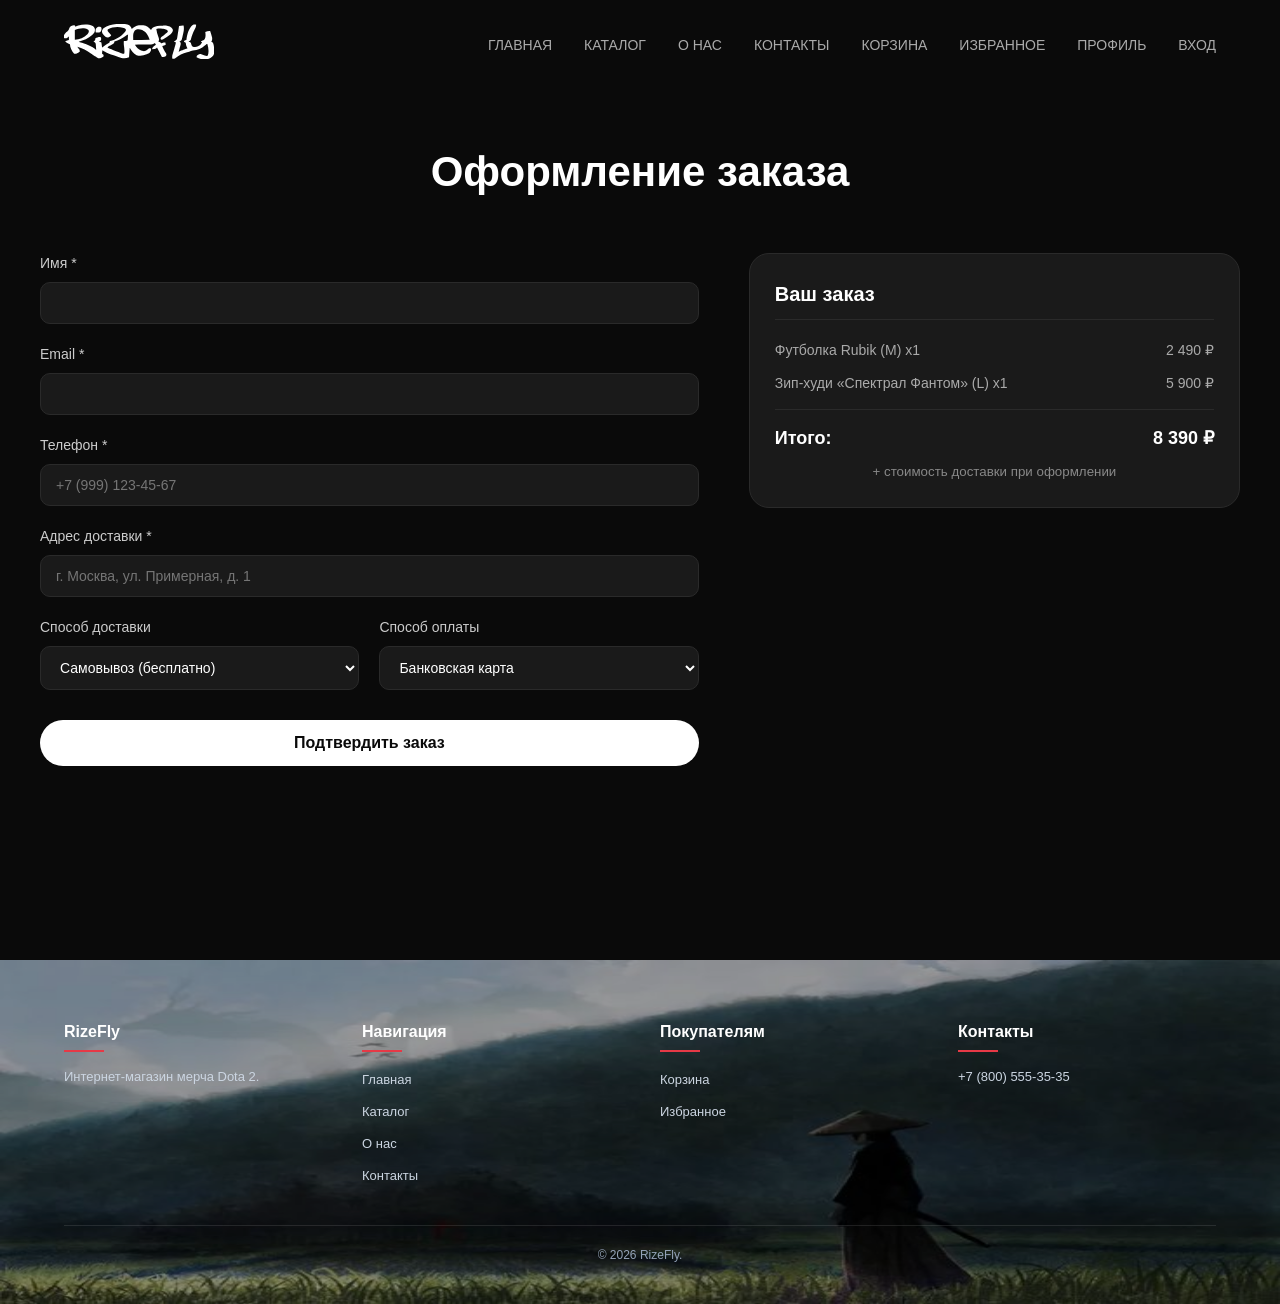
<file: checkout.html>
<!DOCTYPE html>
<html lang="ru">
<head>
    <meta charset="UTF-8">
    <meta name="viewport" content="width=device-width, initial-scale=1.0">
    <title>RizeFly — Оформление заказа</title>
    <link rel="stylesheet" href="style.css">
    <link rel="icon" type="image/png" href="img/iconk.jpg">
</head>
<body>

<header class="site-header">
    <div class="site-header-inner">
        <div class="logo"><a href="index.html" class="logo-link"><img src="img/logo.svg" alt="RizeFly" class="logo-img"></a></div>
        <nav class="navigation">
            <a href="index.html" class="nav_link">ГЛАВНАЯ</a>
            <a href="catalog.html" class="nav_link">КАТАЛОГ</a>
            <a href="about.html" class="nav_link">О НАС</a>
            <a href="contacts.html" class="nav_link">КОНТАКТЫ</a>
            <a href="cart.html" class="nav_link">КОРЗИНА</a>
            <a href="wishlist.html" class="nav_link">ИЗБРАННОЕ</a>
            <a href="profile.html" class="nav_link">ПРОФИЛЬ</a>
            <a href="login.html" class="nav_link">ВХОД</a>
        </nav>
    </div>
</header>

<section class="checkout-page">
    <div class="container">
        <h1 class="checkout-title">Оформление заказа</h1>

        <div class="checkout-wrapper">
            <div class="checkout-form">
                <form onsubmit="alert('Заказ оформлен! (демо)'); location.href='order_success.html'; return false;">
                    <div class="form-group"><label>Имя *</label><input type="text" required></div>
                    <div class="form-group"><label>Email *</label><input type="email" required></div>
                    <div class="form-group"><label>Телефон *</label><input type="tel" placeholder="+7 (999) 123-45-67" required></div>
                    <div class="form-group"><label>Адрес доставки *</label><input type="text" placeholder="г. Москва, ул. Примерная, д. 1" required></div>
                    <div class="form-row">
                        <div class="form-group">
                            <label>Способ доставки</label>
                            <select><option>Самовывоз (бесплатно)</option><option>Курьером (+300 ₽)</option><option>Почта России (+400 ₽)</option></select>
                        </div>
                        <div class="form-group">
                            <label>Способ оплаты</label>
                            <select><option>Банковская карта</option><option>Наличными при получении</option><option>СБП</option></select>
                        </div>
                    </div>
                    <button type="submit" class="submit-order-btn">Подтвердить заказ</button>
                </form>
            </div>

            <div class="checkout-summary">
                <h3>Ваш заказ</h3>
                <div class="checkout-item"><span>Футболка Rubik (M) x1</span><span>2 490 ₽</span></div>
                <div class="checkout-item"><span>Зип-худи «Спектрал Фантом» (L) x1</span><span>5 900 ₽</span></div>
                <div class="checkout-total"><strong>Итого:</strong> 8 390 ₽</div>
                <small style="display:block;text-align:center;margin-top:10px;color:#888;">+ стоимость доставки при оформлении</small>
            </div>
        </div>
    </div>
</section>

<footer class="site-footer">
    <div class="footer-overlay"></div>
    <div class="site-footer-inner">
        <div class="footer-grid">
            <div class="footer-col"><h4>RizeFly</h4><p>Интернет-магазин мерча Dota 2.</p></div>
            <div class="footer-col"><h4>Навигация</h4><ul><li><a href="index.html">Главная</a></li><li><a href="catalog.html">Каталог</a></li><li><a href="about.html">О нас</a></li><li><a href="contacts.html">Контакты</a></li></ul></div>
            <div class="footer-col"><h4>Покупателям</h4><ul><li><a href="cart.html">Корзина</a></li><li><a href="wishlist.html">Избранное</a></li></ul></div>
            <div class="footer-col"><h4>Контакты</h4><p>+7 (800) 555-35-35</p></div>
        </div>
        <div class="footer-bottom"><p>© 2026 RizeFly.</p></div>
    </div>
</footer>

<a href="#" class="scroll-top">↑</a>
<script>
    let b = document.querySelector('.scroll-top');
    window.onscroll = () => { if (window.scrollY > 300) b.style.display='flex'; else b.style.display='none'; const h=document.querySelector('.site-header'); if(window.scrollY>50)h.classList.add('scrolled'); else h.classList.remove('scrolled'); };
    b.onclick = () => { window.scrollTo({top:0,behavior:'smooth'}); return false; };
</script>
</body>
</html>
</file>
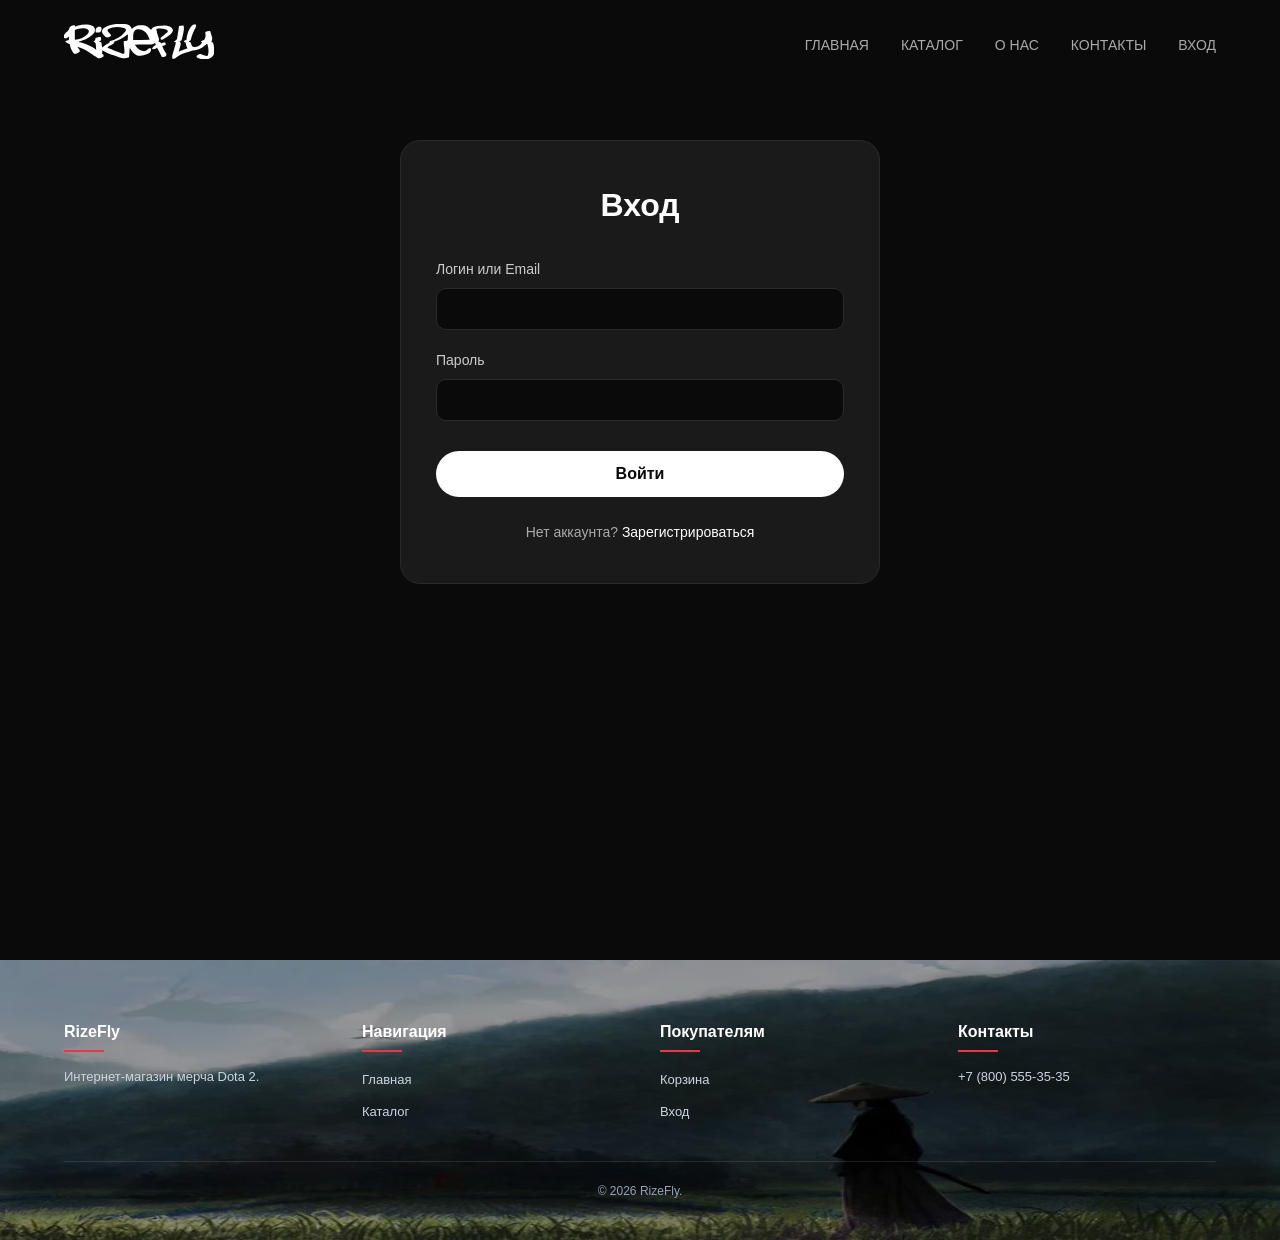
<file: login.html>
<!DOCTYPE html>
<html lang="ru">
<head>
    <meta charset="UTF-8">
    <meta name="viewport" content="width=device-width, initial-scale=1.0">
    <title>RizeFly — Вход</title>
    <link rel="stylesheet" href="style.css">
    <link rel="icon" type="image/png" href="img/iconk.jpg">
</head>
<body>
<header class="site-header">
    <div class="site-header-inner">
        <div class="logo"><a href="index.html" class="logo-link"><img src="img/logo.svg" alt="RizeFly" class="logo-img"></a></div>
        <nav class="navigation">
            <a href="index.html" class="nav_link">ГЛАВНАЯ</a>
            <a href="catalog.html" class="nav_link">КАТАЛОГ</a>
            <a href="about.html" class="nav_link">О НАС</a>
            <a href="contacts.html" class="nav_link">КОНТАКТЫ</a>
            <a href="login.html" class="nav_link">ВХОД</a>
        </nav>
    </div>
</header>

<section class="auth-page">
    <div class="container">
        <div class="auth-wrapper">
            <h1 class="auth-title">Вход</h1>
            <form class="auth-form" onsubmit="alert('Форма входа (демо)'); return false;">
                <div class="form-group"><label>Логин или Email</label><input type="text" required></div>
                <div class="form-group"><label>Пароль</label><input type="password" required></div>
                <button type="submit" class="auth-btn">Войти</button>
            </form>
            <div class="auth-links">Нет аккаунта? <a href="register.html">Зарегистрироваться</a></div>
        </div>
    </div>
</section>

<footer class="site-footer">
    <div class="footer-overlay"></div>
    <div class="site-footer-inner">
        <div class="footer-grid">
            <div class="footer-col"><h4>RizeFly</h4><p>Интернет-магазин мерча Dota 2.</p></div>
            <div class="footer-col"><h4>Навигация</h4><ul><li><a href="index.html">Главная</a></li><li><a href="catalog.html">Каталог</a></li></ul></div>
            <div class="footer-col"><h4>Покупателям</h4><ul><li><a href="cart.html">Корзина</a></li><li><a href="login.html">Вход</a></li></ul></div>
            <div class="footer-col"><h4>Контакты</h4><p>+7 (800) 555-35-35</p></div>
        </div>
        <div class="footer-bottom"><p>© 2026 RizeFly.</p></div>
    </div>
</footer>
<a href="#" class="scroll-top">↑</a>
<script>
    let b = document.querySelector('.scroll-top');
    window.onscroll = () => { if (window.scrollY > 300) b.style.display='flex'; else b.style.display='none'; const h=document.querySelector('.site-header'); if(window.scrollY>50)h.classList.add('scrolled'); else h.classList.remove('scrolled'); };
    b.onclick = () => { window.scrollTo({top:0,behavior:'smooth'}); return false; };
</script>
</body>
</html>
</file>
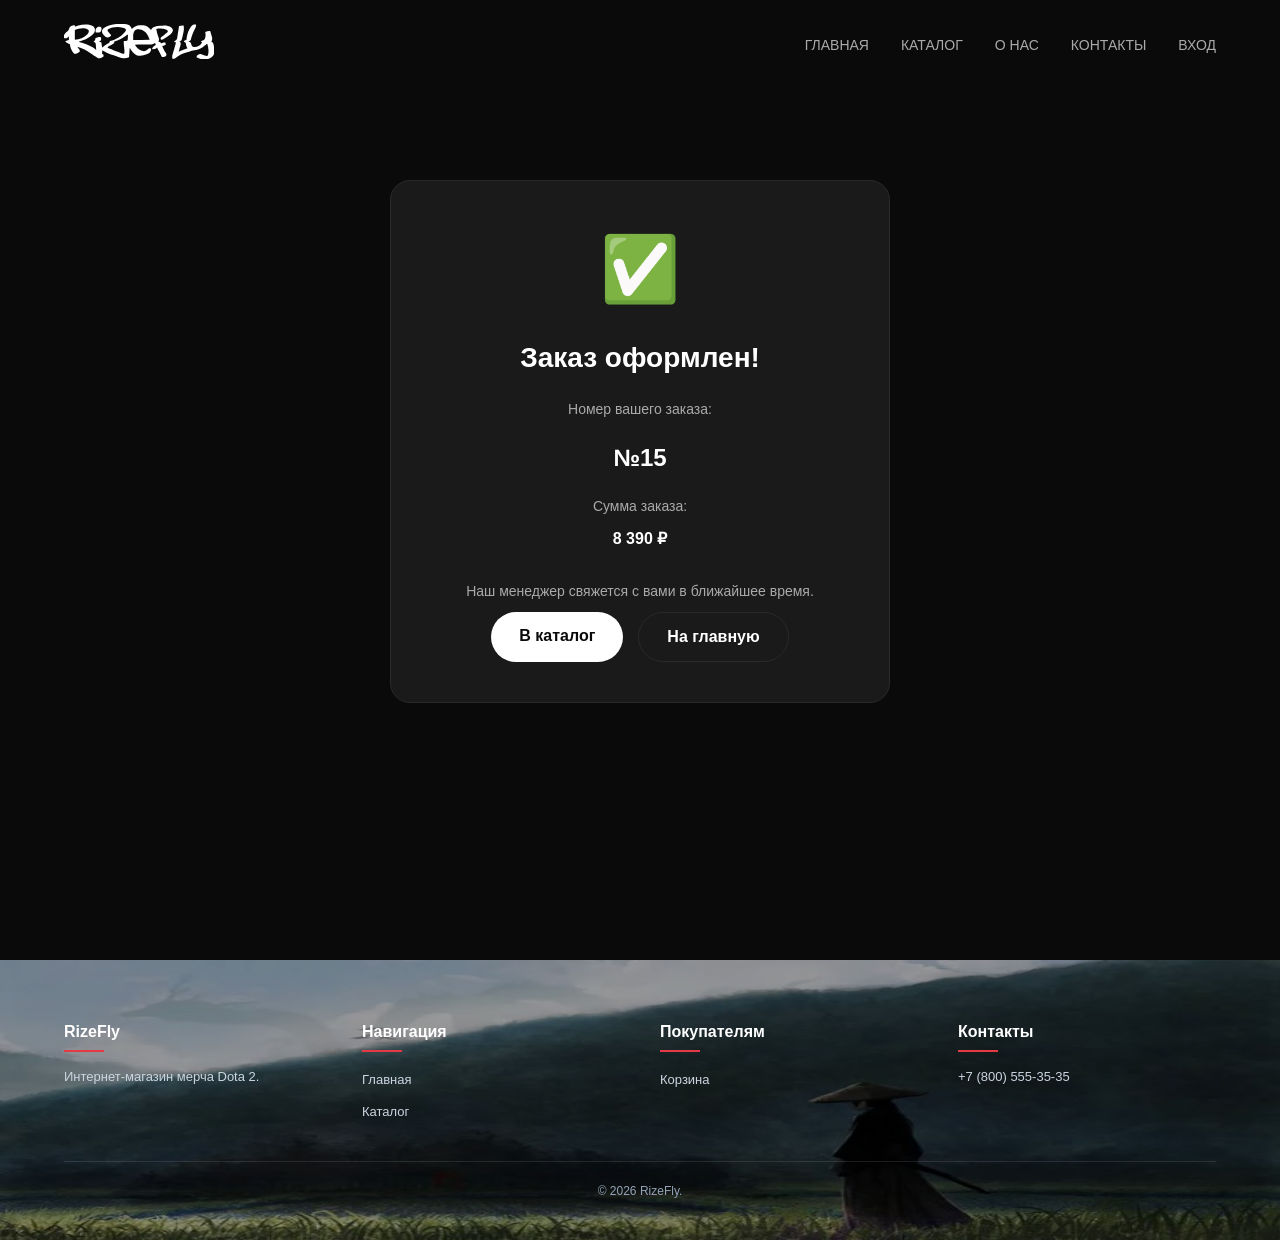
<file: order_success.html>
<!DOCTYPE html>
<html lang="ru">
<head>
    <meta charset="UTF-8">
    <meta name="viewport" content="width=device-width, initial-scale=1.0">
    <title>RizeFly — Заказ оформлен</title>
    <link rel="stylesheet" href="style.css">
    <link rel="icon" type="image/png" href="img/iconk.jpg">
</head>
<body>
<header class="site-header">
    <div class="site-header-inner">
        <div class="logo"><a href="index.html" class="logo-link"><img src="img/logo.svg" alt="RizeFly" class="logo-img"></a></div>
        <nav class="navigation">
            <a href="index.html" class="nav_link">ГЛАВНАЯ</a>
            <a href="catalog.html" class="nav_link">КАТАЛОГ</a>
            <a href="about.html" class="nav_link">О НАС</a>
            <a href="contacts.html" class="nav_link">КОНТАКТЫ</a>
            <a href="login.html" class="nav_link">ВХОД</a>
        </nav>
    </div>
</header>

<section class="success-page">
    <div class="container">
        <div class="success-card">
            <div class="success-icon">✅</div>
            <h1>Заказ оформлен!</h1>
            <p>Номер вашего заказа:</p>
            <div class="order-number">№15</div>
            <p>Сумма заказа:</p>
            <div class="order-total">8 390 ₽</div>
            <p>Наш менеджер свяжется с вами в ближайшее время.</p>
            <div class="success-buttons">
                <a href="catalog.html" class="success-btn">В каталог</a>
                <a href="index.html" class="success-btn secondary">На главную</a>
            </div>
        </div>
    </div>
</section>

<footer class="site-footer">
    <div class="footer-overlay"></div>
    <div class="site-footer-inner">
        <div class="footer-grid">
            <div class="footer-col"><h4>RizeFly</h4><p>Интернет-магазин мерча Dota 2.</p></div>
            <div class="footer-col"><h4>Навигация</h4><ul><li><a href="index.html">Главная</a></li><li><a href="catalog.html">Каталог</a></li></ul></div>
            <div class="footer-col"><h4>Покупателям</h4><ul><li><a href="cart.html">Корзина</a></li></ul></div>
            <div class="footer-col"><h4>Контакты</h4><p>+7 (800) 555-35-35</p></div>
        </div>
        <div class="footer-bottom"><p>© 2026 RizeFly.</p></div>
    </div>
</footer>
<a href="#" class="scroll-top">↑</a>
<script>
    let b = document.querySelector('.scroll-top');
    window.onscroll = () => { if (window.scrollY > 300) b.style.display='flex'; else b.style.display='none'; const h=document.querySelector('.site-header'); if(window.scrollY>50)h.classList.add('scrolled'); else h.classList.remove('scrolled'); };
    b.onclick = () => { window.scrollTo({top:0,behavior:'smooth'}); return false; };
</script>
</body>
</html>
</file>
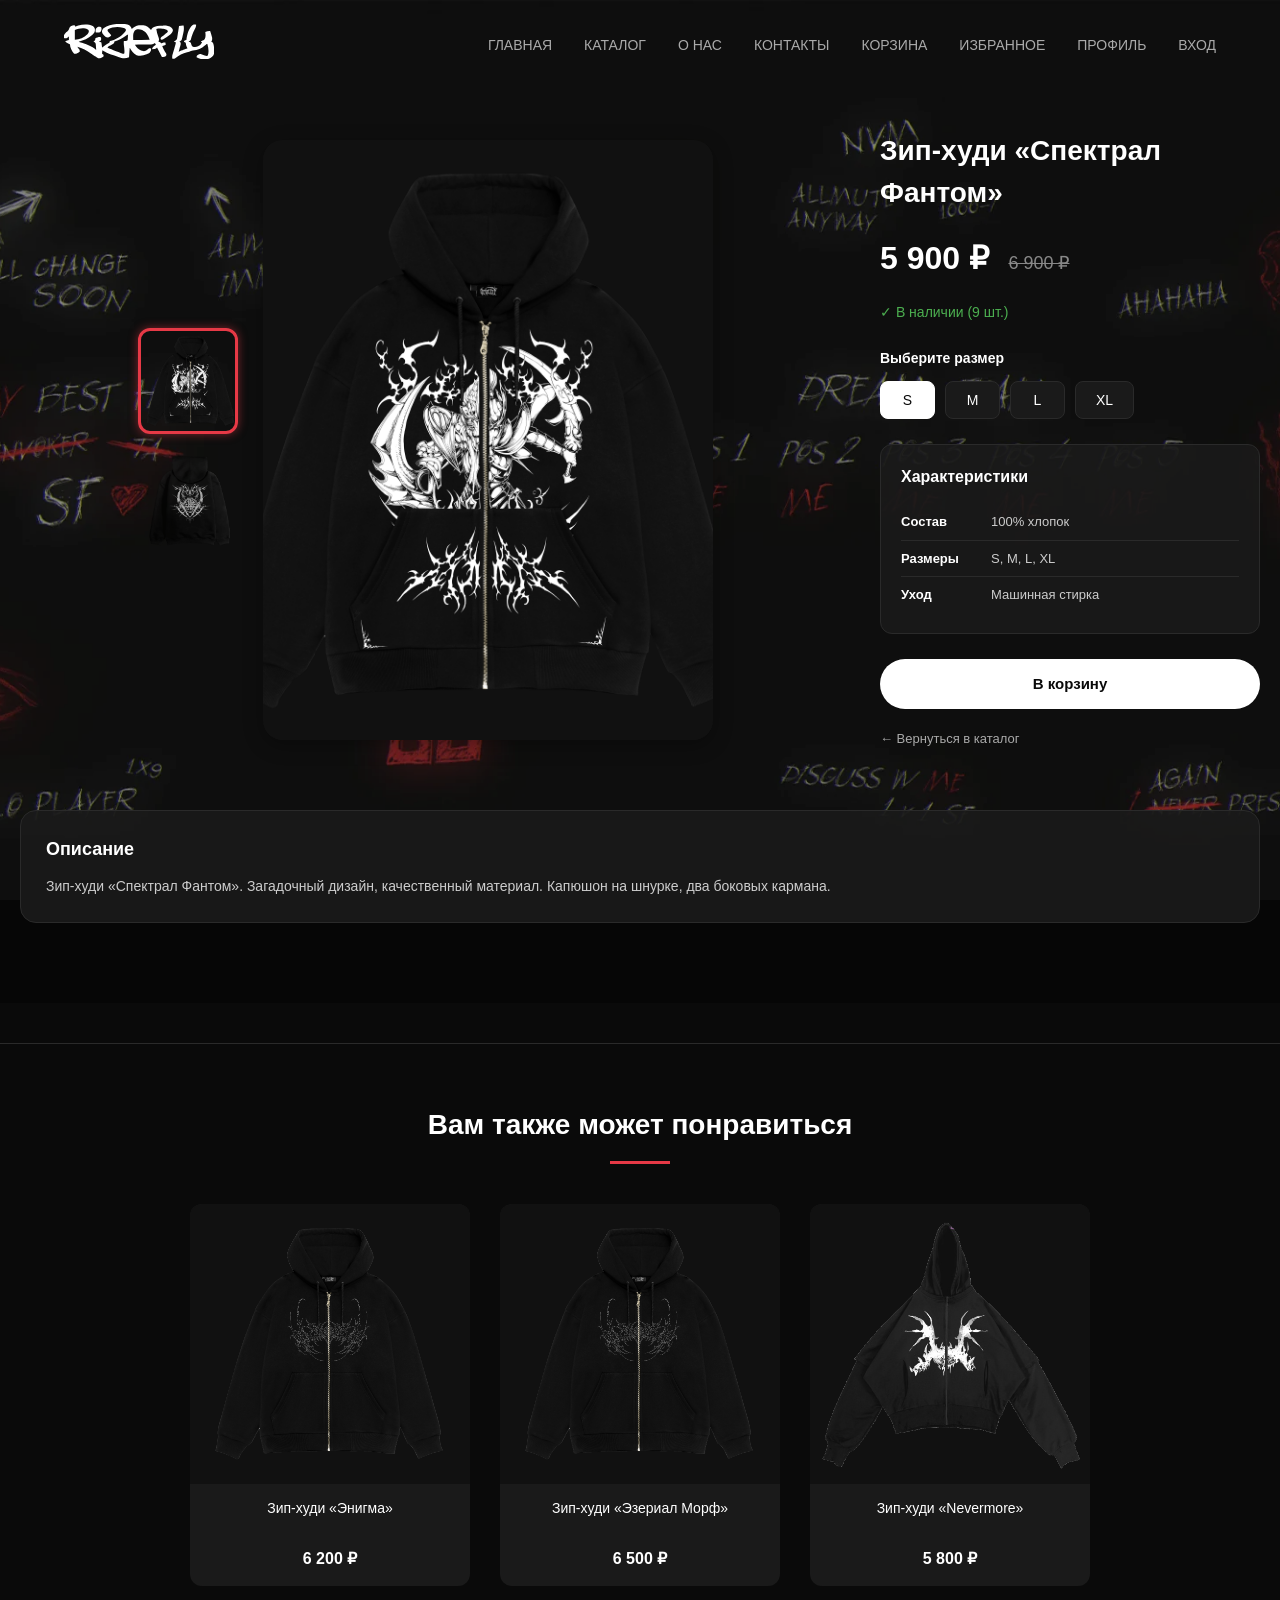
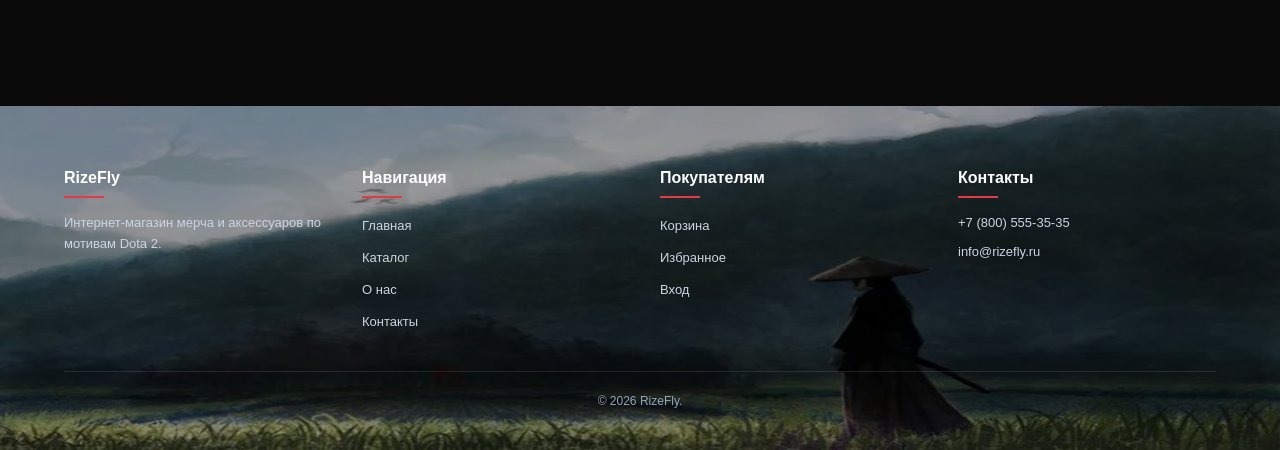
<file: product.html>
<!DOCTYPE html>
<html lang="ru">
<head>
    <meta charset="UTF-8">
    <meta name="viewport" content="width=device-width, initial-scale=1.0">
    <title>RizeFly — Зип-худи «Спектрал Фантом»</title>
    <link rel="stylesheet" href="style.css">
    <link rel="icon" type="image/png" href="img/iconk.jpg">
</head>
<body>

<header class="site-header">
    <div class="site-header-inner">
        <div class="logo"><a href="index.html" class="logo-link"><img src="img/logo.svg" alt="RizeFly" class="logo-img"></a></div>
        <nav class="navigation">
            <a href="index.html" class="nav_link">ГЛАВНАЯ</a>
            <a href="catalog.html" class="nav_link">КАТАЛОГ</a>
            <a href="about.html" class="nav_link">О НАС</a>
            <a href="contacts.html" class="nav_link">КОНТАКТЫ</a>
            <a href="cart.html" class="nav_link">КОРЗИНА</a>
            <a href="wishlist.html" class="nav_link">ИЗБРАННОЕ</a>
            <a href="profile.html" class="nav_link">ПРОФИЛЬ</a>
            <a href="login.html" class="nav_link">ВХОД</a>
        </nav>
    </div>
</header>

<section class="product-page product-clothing">
    <div class="container">
        <div class="product-wrapper">
            <div class="photo-column">
                <input type="radio" name="product-photo" id="photo1" class="photo-radio" checked>
                <input type="radio" name="product-photo" id="photo2" class="photo-radio">

                <div class="thumbnail-list">
                    <label for="photo1"><img src="img/zipspec.png" class="thumbnail" alt="Фото 1"></label>
                    <label for="photo2"><img src="img/zipspec1.png" class="thumbnail" alt="Фото 2"></label>
                </div>

                <div class="photo-container">
                    <div class="photo-slide photo1"><img src="img/zipspec.png" alt="Фото 1"></div>
                    <div class="photo-slide photo2"><img src="img/zipspec1.png" alt="Фото 2"></div>
                </div>
            </div>

            <div class="info-column">
                <h1 class="product-name">Зип-худи «Спектрал Фантом»</h1>
                <div class="product-price-block">
                    <span class="product-current-price">5 900 ₽</span>
                    <span class="product-old-price">6 900 ₽</span>
                </div>

                <div class="product-stock"><span class="in-stock">✓ В наличии (9 шт.)</span></div>

                <div class="size-selector">
                    <h3>Выберите размер</h3>
                    <div class="size-buttons">
                        <button type="button" class="size-btn" data-size="S">S</button>
                        <button type="button" class="size-btn" data-size="M">M</button>
                        <button type="button" class="size-btn" data-size="L">L</button>
                        <button type="button" class="size-btn" data-size="XL">XL</button>
                    </div>
                </div>

                <div class="product-specs">
                    <h3>Характеристики</h3>
                    <table class="specs-table">
                        <tr><td>Состав</td><td>100% хлопок</td></tr>
                        <tr><td>Размеры</td><td>S, M, L, XL</td></tr>
                        <tr><td>Уход</td><td>Машинная стирка</td></tr>
                    </table>
                </div>

                <a href="cart.html" class="product-cart-btn" style="display:block;text-align:center;text-decoration:none;">В корзину</a>
                <a href="catalog.html" class="back-to-catalog">← Вернуться в каталог</a>
            </div>
        </div>

        <div class="product-description">
            <h2>Описание</h2>
            <p>Зип-худи «Спектрал Фантом». Загадочный дизайн, качественный материал. Капюшон на шнурке, два боковых кармана.</p>
        </div>
    </div>
</section>

<section class="similar-products">
    <div class="container">
        <h2 class="similar-title">Вам также может понравиться</h2>
        <div class="similar-grid">
            <div class="similar-card" onclick="location.href='product.html'">
                <div class="similar-card-img-wrapper"><img class="similar-front-img" src="img/zipenigm.png" alt="Энигма"></div>
                <div class="similar-card-info"><h3>Зип-худи «Энигма»</h3><div class="similar-card-price"><span class="similar-current">6 200 ₽</span></div></div>
            </div>
            <div class="similar-card" onclick="location.href='product.html'">
                <div class="similar-card-img-wrapper"><img class="similar-front-img" src="img/zipmorph.png" alt="Эзериал Морф"></div>
                <div class="similar-card-info"><h3>Зип-худи «Эзериал Морф»</h3><div class="similar-card-price"><span class="similar-current">6 500 ₽</span></div></div>
            </div>
            <div class="similar-card" onclick="location.href='product.html'">
                <div class="similar-card-img-wrapper"><img class="similar-front-img" src="img/zipnever.png" alt="Nevermore"></div>
                <div class="similar-card-info"><h3>Зип-худи «Nevermore»</h3><div class="similar-card-price"><span class="similar-current">5 800 ₽</span></div></div>
            </div>
        </div>
    </div>
</section>

<footer class="site-footer">
    <div class="footer-overlay"></div>
    <div class="site-footer-inner">
        <div class="footer-grid">
            <div class="footer-col"><h4>RizeFly</h4><p>Интернет-магазин мерча и аксессуаров по мотивам Dota 2.</p></div>
            <div class="footer-col"><h4>Навигация</h4><ul><li><a href="index.html">Главная</a></li><li><a href="catalog.html">Каталог</a></li><li><a href="about.html">О нас</a></li><li><a href="contacts.html">Контакты</a></li></ul></div>
            <div class="footer-col"><h4>Покупателям</h4><ul><li><a href="cart.html">Корзина</a></li><li><a href="wishlist.html">Избранное</a></li><li><a href="login.html">Вход</a></li></ul></div>
            <div class="footer-col"><h4>Контакты</h4><p>+7 (800) 555-35-35</p><p>info@rizefly.ru</p></div>
        </div>
        <div class="footer-bottom"><p>© 2026 RizeFly.</p></div>
    </div>
</footer>

<script>
    document.querySelectorAll('.size-btn').forEach(btn => {
        btn.onclick = () => {
            document.querySelectorAll('.size-btn').forEach(b => b.classList.remove('active'));
            btn.classList.add('active');
        };
    });
    document.querySelector('.size-btn').classList.add('active');

    let btn = document.querySelector('.scroll-top');
    window.onscroll = function () {
        if (window.scrollY > 300) btn.style.display = 'flex'; else btn.style.display = 'none';
        const h = document.querySelector('.site-header');
        if (window.scrollY > 50) h.classList.add('scrolled'); else h.classList.remove('scrolled');
    };
    btn.onclick = function () { window.scrollTo({top: 0, behavior: 'smooth'}); return false; };
</script>
</body>
</html>
</file>
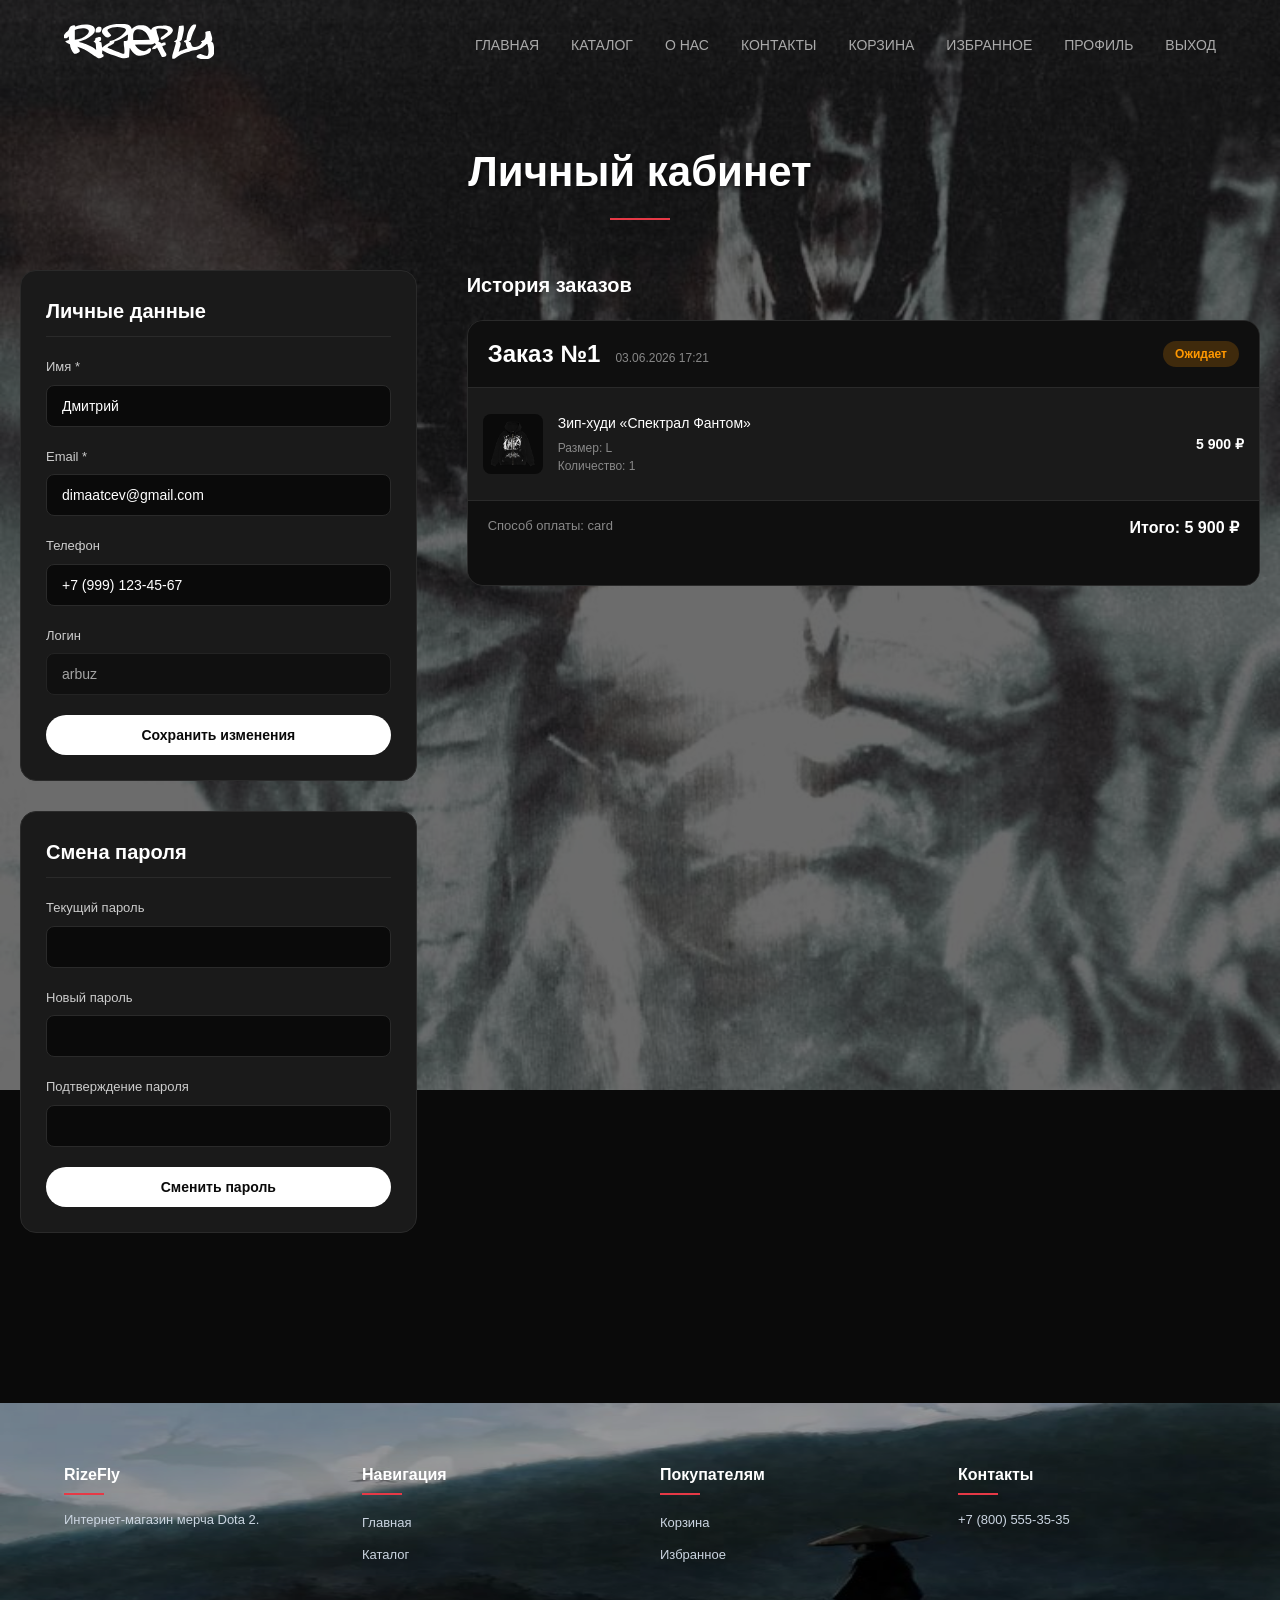
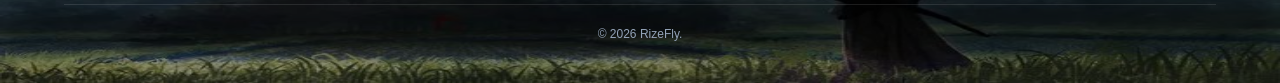
<file: profile.html>
<!DOCTYPE html>
<html lang="ru">
<head>
    <meta charset="UTF-8">
    <meta name="viewport" content="width=device-width, initial-scale=1.0">
    <title>RizeFly — Личный кабинет</title>
    <link rel="stylesheet" href="style.css">
    <link rel="icon" type="image/png" href="img/iconk.jpg">
</head>
<body>
<header class="site-header">
    <div class="site-header-inner">
        <div class="logo"><a href="index.html" class="logo-link"><img src="img/logo.svg" alt="RizeFly" class="logo-img"></a></div>
        <nav class="navigation">
            <a href="index.html" class="nav_link">ГЛАВНАЯ</a>
            <a href="catalog.html" class="nav_link">КАТАЛОГ</a>
            <a href="about.html" class="nav_link">О НАС</a>
            <a href="contacts.html" class="nav_link">КОНТАКТЫ</a>
            <a href="cart.html" class="nav_link">КОРЗИНА</a>
            <a href="wishlist.html" class="nav_link">ИЗБРАННОЕ</a>
            <a href="profile.html" class="nav_link">ПРОФИЛЬ</a>
            <a href="login.html" class="nav_link">ВЫХОД</a>
        </nav>
    </div>
</header>

<section class="profile-page">
    <div class="container">
        <h1 class="profile-title">Личный кабинет</h1>

        <div class="profile-wrapper">
            <div class="profile-info">
                <div class="profile-card">
                    <h2>Личные данные</h2>
                    <form class="profile-form" onsubmit="alert('Профиль обновлён (демо)'); return false;">
                        <div class="form-group"><label>Имя *</label><input type="text" value="Дмитрий" required></div>
                        <div class="form-group"><label>Email *</label><input type="email" value="dimaatcev@gmail.com" required></div>
                        <div class="form-group"><label>Телефон</label><input type="tel" value="+7 (999) 123-45-67"></div>
                        <div class="form-group"><label>Логин</label><input type="text" value="arbuz" disabled readonly></div>
                        <button type="submit" class="profile-btn">Сохранить изменения</button>
                    </form>
                </div>

                <div class="profile-card">
                    <h2>Смена пароля</h2>
                    <form class="profile-form" onsubmit="alert('Пароль изменён (демо)'); return false;">
                        <div class="form-group"><label>Текущий пароль</label><input type="password" required></div>
                        <div class="form-group"><label>Новый пароль</label><input type="password" required></div>
                        <div class="form-group"><label>Подтверждение пароля</label><input type="password" required></div>
                        <button type="submit" class="profile-btn">Сменить пароль</button>
                    </form>
                </div>
            </div>

            <div class="profile-orders">
                <h2>История заказов</h2>

                <div class="order-card">
                    <div class="order-header">
                        <div><span class="order-number">Заказ №1</span><span class="order-date">03.06.2026 17:21</span></div>
                        <span class="order-status status-pending">Ожидает</span>
                    </div>
                    <div class="order-items">
                        <div class="order-item">
                            <img src="img/zipspec.png" alt="Спектрал Фантом">
                            <div class="order-item-info">
                                <div class="order-item-name">Зип-худи «Спектрал Фантом»</div>
                                <div class="order-item-size">Размер: L</div>
                                <div class="order-item-quantity">Количество: 1</div>
                            </div>
                            <div class="order-item-price">5 900 ₽</div>
                        </div>
                    </div>
                    <div class="order-footer">
                        <span>Способ оплаты: card</span>
                        <span class="order-total">Итого: 5 900 ₽</span>
                    </div>
                </div>
            </div>
        </div>
    </div>
</section>

<footer class="site-footer">
    <div class="footer-overlay"></div>
    <div class="site-footer-inner">
        <div class="footer-grid">
            <div class="footer-col"><h4>RizeFly</h4><p>Интернет-магазин мерча Dota 2.</p></div>
            <div class="footer-col"><h4>Навигация</h4><ul><li><a href="index.html">Главная</a></li><li><a href="catalog.html">Каталог</a></li></ul></div>
            <div class="footer-col"><h4>Покупателям</h4><ul><li><a href="cart.html">Корзина</a></li><li><a href="wishlist.html">Избранное</a></li></ul></div>
            <div class="footer-col"><h4>Контакты</h4><p>+7 (800) 555-35-35</p></div>
        </div>
        <div class="footer-bottom"><p>© 2026 RizeFly.</p></div>
    </div>
</footer>
<a href="#" class="scroll-top">↑</a>
<script>
    let b = document.querySelector('.scroll-top');
    window.onscroll = () => { if (window.scrollY > 300) b.style.display='flex'; else b.style.display='none'; const h=document.querySelector('.site-header'); if(window.scrollY>50)h.classList.add('scrolled'); else h.classList.remove('scrolled'); };
    b.onclick = () => { window.scrollTo({top:0,behavior:'smooth'}); return false; };
</script>
</body>
</html>
</file>
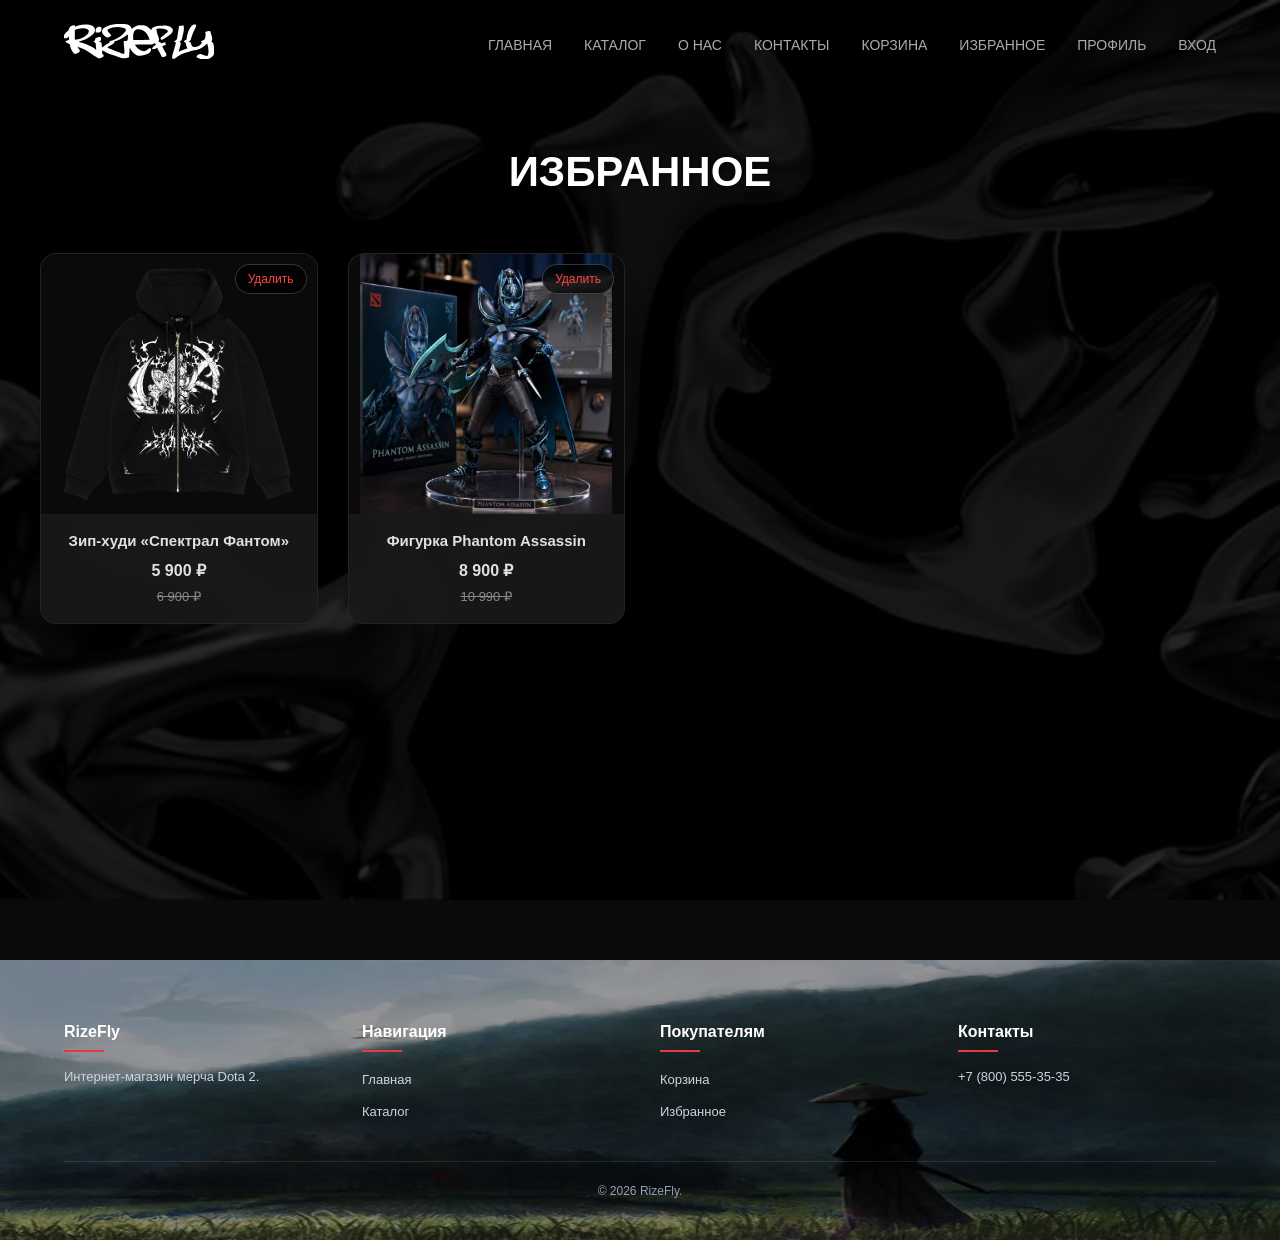
<file: wishlist.html>
<!DOCTYPE html>
<html lang="ru">
<head>
    <meta charset="UTF-8">
    <meta name="viewport" content="width=device-width, initial-scale=1.0">
    <title>RizeFly — Избранное</title>
    <link rel="stylesheet" href="style.css">
    <link rel="icon" type="image/png" href="img/iconk.jpg">
</head>
<body>
<header class="site-header">
    <div class="site-header-inner">
        <div class="logo"><a href="index.html" class="logo-link"><img src="img/logo.svg" alt="RizeFly" class="logo-img"></a></div>
        <nav class="navigation">
            <a href="index.html" class="nav_link">ГЛАВНАЯ</a>
            <a href="catalog.html" class="nav_link">КАТАЛОГ</a>
            <a href="about.html" class="nav_link">О НАС</a>
            <a href="contacts.html" class="nav_link">КОНТАКТЫ</a>
            <a href="cart.html" class="nav_link">КОРЗИНА</a>
            <a href="wishlist.html" class="nav_link">ИЗБРАННОЕ</a>
            <a href="profile.html" class="nav_link">ПРОФИЛЬ</a>
            <a href="login.html" class="nav_link">ВХОД</a>
        </nav>
    </div>
</header>

<section class="wishlist-page">
    <div class="container">
        <h1 class="wishlist-title">ИЗБРАННОЕ</h1>

        <div class="wishlist-grid">
            <div class="wishlist-card">
                <a href="#" class="wishlist-remove-btn">Удалить</a>
                <div class="wishlist-card-img" onclick="location.href='product.html'"><img src="img/zipspec.png" alt="Спектрал Фантом"></div>
                <div class="wishlist-card-info" onclick="location.href='product.html'">
                    <h3>Зип-худи «Спектрал Фантом»</h3>
                    <div class="wishlist-card-price">5 900 ₽</div>
                    <div class="wishlist-card-old-price">6 900 ₽</div>
                </div>
            </div>

            <div class="wishlist-card">
                <a href="#" class="wishlist-remove-btn">Удалить</a>
                <div class="wishlist-card-img" onclick="location.href='product.html'"><img src="img/pa.jpg" alt="Phantom Assassin"></div>
                <div class="wishlist-card-info" onclick="location.href='product.html'">
                    <h3>Фигурка Phantom Assassin</h3>
                    <div class="wishlist-card-price">8 900 ₽</div>
                    <div class="wishlist-card-old-price">10 990 ₽</div>
                </div>
            </div>
        </div>
    </div>
</section>

<footer class="site-footer">
    <div class="footer-overlay"></div>
    <div class="site-footer-inner">
        <div class="footer-grid">
            <div class="footer-col"><h4>RizeFly</h4><p>Интернет-магазин мерча Dota 2.</p></div>
            <div class="footer-col"><h4>Навигация</h4><ul><li><a href="index.html">Главная</a></li><li><a href="catalog.html">Каталог</a></li></ul></div>
            <div class="footer-col"><h4>Покупателям</h4><ul><li><a href="cart.html">Корзина</a></li><li><a href="wishlist.html">Избранное</a></li></ul></div>
            <div class="footer-col"><h4>Контакты</h4><p>+7 (800) 555-35-35</p></div>
        </div>
        <div class="footer-bottom"><p>© 2026 RizeFly.</p></div>
    </div>
</footer>
<a href="#" class="scroll-top">↑</a>
<script>
    let b = document.querySelector('.scroll-top');
    window.onscroll = () => { if (window.scrollY > 300) b.style.display='flex'; else b.style.display='none'; const h=document.querySelector('.site-header'); if(window.scrollY>50)h.classList.add('scrolled'); else h.classList.remove('scrolled'); };
    b.onclick = () => { window.scrollTo({top:0,behavior:'smooth'}); return false; };
</script>
</body>
</html>
</file>
<file: style.css>
* {
    margin: 0;
    padding: 0;
    box-sizing: border-box;
}

body {
    background: #0a0a0a;
    font-family: -apple-system, BlinkMacSystemFont, 'Segoe UI', Roboto, Arial, sans-serif;
    color: #e0e0e0;
    line-height: 1.5;
}
/* Chrome, Edge, Safari */
::-webkit-scrollbar {
    width: 8px;
    height: 8px;
}

::-webkit-scrollbar-track {
    background: #0a0a0a;
}

::-webkit-scrollbar-thumb {
    background: #333333;
    border-radius: 8px;
    transition: background 0.3s ease;
}

::-webkit-scrollbar-thumb:hover {
    background: #555555;
}

/* Firefox */
html {
    scrollbar-width: thin;
    scrollbar-color: #333333 #0a0a0a;
}
/* ===== ШАПКА ===== */
.site-header {
    background: transparent;
    transition: background 0.3s ease;
    border-bottom: none;
    position: fixed;
    top: 0;
    left: 0;
    height: 10%;
    width: 100%;
    z-index: 100;
    display: flex;
    justify-content: center;
    padding: 16px 0;
}

.site-header.scrolled {
    background: #2c2c2c;
    border-bottom: 1px solid #333;
    opacity: 0.97;
}

.site-header-inner {
    width: 90%;
    display: flex;
    justify-content: space-between;
    align-items: center;
}

.logo-link {
    display: inline-block;
    line-height: 1;
}

.logo-img {
    height: 35px;
    width: auto;
    display: block;
}

.navigation {
    display: flex;
    gap: 32px;
}

.nav_link {
    text-decoration: none;
    font-size: 14px;
    font-weight: 500;
    color: #aaa;
    transition: color 0.2s;
}

.nav_link:hover {
    color: #fff;
}

/* ===== ОСНОВНОЙ КОНТЕНТ ===== */
.main-content {
    width: 90%;
    margin: 90px auto 0;
}

/* ===== СЛАЙДЕР ===== */
.slider-container {
    width: 100%;
    background-color: #0b0b0b;
    overflow: hidden;
    position: relative;
    margin-bottom: 60px;
    border-radius: 16px;
}

.slider-radio {
    display: none;
}

.slider-slides {
    position: relative;
    width: 100%;
}

.slider-slide {
    position: relative;
    display: none;
    width: 100%;
    animation: fadeEffect 0.5s ease;
}

.slider-slide img {
    width: 100%;
    height: 750px;
    object-fit: cover;
    display: block;
}

@keyframes fadeEffect {
    from { opacity: 0.4; }
    to { opacity: 1; }
}

#slide1:checked ~ .slider-slides .slide-1,
#slide2:checked ~ .slider-slides .slide-2,
#slide3:checked ~ .slider-slides .slide-3 {
    display: block;
}

.slider-caption {
    position: absolute;
    top: 50%;
    left: 50%;
    transform: translate(-50%, -50%);
    z-index: 10;
    text-align: center;
    width: 100%;
    padding: 0 20px;
}

.slider-caption h2 {
    margin-top: 24%;
    font-size: 56px;
    font-weight: 800;
    color: #fff;
    text-shadow: 2px 2px 4px rgba(0,0,0,0.5);
    margin-bottom: 20px;
}
.slider-caption .slide-btn {
    display: inline-block;
    padding: 14px 40px;
    background: #fff;
    color: #0a0a0a;
    text-decoration: none;
    font-weight: 600;
    font-size: 16px;
    border-radius: 40px;
    transition: 0.3s;
}

.slider-caption .slide-btn:hover {
    background: #000000;
    color: #fff;
}

.slider-nav {
    position: absolute;
    bottom: 20px;
    left: 50%;
    transform: translateX(-50%);
    display: flex;
    justify-content: center;
    gap: 12px;
    z-index: 10;
}

.slider-nav-btn {
    width: 12px;
    height: 12px;
    background: rgba(255,255,255,0.5);
    border-radius: 50%;
    cursor: pointer;
    transition: 0.3s;
}

.slider-nav-btn:hover {
    background: rgba(255,255,255,0.8);
}

#slide1:checked ~ .slider-nav label:nth-child(1),
#slide2:checked ~ .slider-nav label:nth-child(2),
#slide3:checked ~ .slider-nav label:nth-child(3) {
    background: #fff;
    transform: scale(1.2);
}

/* ===== ТОВАРЫ НА ГЛАВНОЙ ===== */
.section-header {
    display: flex;
    justify-content: space-between;
    align-items: baseline;
    flex-wrap: wrap;
    margin-bottom: 40px;
}

.section-title {
    font-size: 28px;
    font-weight: 700;
    color: #fff;
    position: relative;
    padding-bottom: 10px;
}

.section-title::after {
    content: '';
    position: absolute;
    bottom: 0;
    left: 0;
    width: 50px;
    height: 3px;
    background: #e63946;
}

.section-link {
    color: #aaa;
    text-decoration: none;
    font-size: 14px;
    transition: color 0.3s;
}

.section-link:hover {
    color: #fff;
}

.products-grid {
    display: grid;
    grid-template-columns: repeat(3, 1fr);
    gap: 30px;
    max-width: 900px;
    margin: 0 auto;
}

/* КАРТОЧКИ ТОВАРОВ (ОСНОВНЫЕ СТИЛИ) */
.product-card {
    background: #111111;
    border: 2px solid #333333;
    cursor: pointer;
    text-align: center;
    overflow: hidden;
    border-radius: 10px;
    transition: transform 0.2s ease, box-shadow 0.3s ease, border-color 0.3s ease;
    box-shadow: 0 4px 15px rgba(0, 0, 0, 0.3);
}

/* КОНТЕЙНЕР ДЛЯ ФОТО */
.product-card-img-wrapper {
    position: relative;
    width: 100%;
    overflow: hidden;
}

.product-card-img-wrapper img {
    width: 100%;
    height: auto;
    display: block;
    transition: opacity 0.3s ease;
}

.front-img {
    position: relative;
    z-index: 1;
}

.hover-img {
    position: absolute;
    top: 0;
    left: 0;
    opacity: 0;
    z-index: 2;
}

/* При наведении показываем второе фото */
.product-card-img-wrapper:hover .front-img {
    opacity: 0;
}

.product-card-img-wrapper:hover .hover-img {
    opacity: 1;
}

.product-card-info {
    padding: 16px 0;
    text-align: center;
}

.product-card-info h3 {
    font-size: 18px;
    font-weight: 400;
    margin-bottom: 8px;
    color: #fff;
    letter-spacing: 0.5px;
}

.product-card-price .current {
    font-size: 18px;
    font-weight: 600;
    color: #fff;
}

/* ===== BENTO GRID ===== */
.bento-grid {
    display: grid;
    grid-template-columns: repeat(3, 1fr);
    gap: 15px;
    width: 100%;
    margin: 40px 0;
    height: 600px;
}

.grid-item {
    border-radius: 12px;
    overflow: hidden;
    background: #1a1a1a;
    transition: transform 0.3s ease, box-shadow 0.3s ease;
}

.grid-item:hover {
    transform: scale(1.02);
    box-shadow: 0 10px 25px rgba(0,0,0,0.3);
    z-index: 10;
}

.grid-item img {
    width: 100%;
    height: 100%;
    object-fit: cover;
    object-position: center;
    display: block;
}

.pic-1 {
    grid-column: 1;
    grid-row: 1;
}

.pic-2 {
    grid-column: 2;
    grid-row: 1;
}

.pic-3 {
    grid-column: 3;
    grid-row: 1 / 3;
}

.pic-4 {
    grid-column: 1 / 3;
    grid-row: 2;
}
/* ===== БЛОК С АКЦИЯМИ (ФОТО ВО ВСЮ КАРТОЧКУ) ===== */
.promo-section {
    margin: 40px 0;
}
/* ===== ЗАГОЛОВОК АКЦИЙ ===== */
.promo-section-title {
    font-size: 28px;
    font-weight: 700;
    text-align: center;
    margin-bottom: 30px;
    color: #e0e0e0;
    position: relative;
    display: inline-block;
    width: 100%;
}

.promo-section-title::after {
    content: '';
    display: block;
    width: 60px;
    height: 2px;
    background: #555;
    margin: 10px auto 0;
    border-radius: 2px;
}
.promo-banner {
    position: relative;
    border-radius: 20px;
    overflow: hidden;
    min-height: 280px;
    display: flex;
    align-items: center;
    background-size: cover;
    background-position: center;
    transition: transform 0.3s ease;
}

.promo-banner:hover {
    box-shadow: 0 10px 30px rgba(0,0,0,0.3);
}

.promo-overlay {
    position: absolute;
    top: 0;
    left: 0;
    width: 100%;
    height: 100%;
    background: linear-gradient(90deg, rgba(0,0,0,0.85) 0%, rgba(0,0,0,0.4) 100%);
    z-index: 1;
}

.promo-content {
    position: relative;
    z-index: 2;
    padding: 50px;
    flex: 1;
}

.promo-tag {
    display: inline-block;
    background: #e63946;
    color: #fff;
    font-size: 12px;
    font-weight: 700;
    padding: 4px 12px;
    border-radius: 20px;
    margin-bottom: 15px;
}

.promo-title {
    font-size: 42px;
    font-weight: 800;
    color: #fff;
    margin-bottom: 10px;
    text-shadow: 2px 2px 4px rgba(0,0,0,0.3);
}

.promo-text {
    font-size: 16px;
    color: #ddd;
    margin-bottom: 25px;
    text-shadow: 1px 1px 2px rgba(0,0,0,0.3);
}

.promo-btn {
    display: inline-block;
    background: #fff;
    color: #0a0a0a;
    padding: 12px 30px;
    border-radius: 40px;
    text-decoration: none;
    font-weight: 600;
}

.promo-btn:hover {
    background: #000000;
    color: #fff;
    border: 1px solid white;
}

/* ===== КАРТОЧКИ ПРЕИМУЩЕСТВ ===== */
.features-container {
    display: grid;
    grid-template-columns: repeat(3, 1fr);
    gap: 25px;
    background-color: #0a0a0a;
    padding: 60px 0;
    max-width: 100%;
    margin: 0 auto;
}

.feature-card {
    background-color: rgba(18, 18, 18, 0.85);
    border: 2px solid #333333;
    border-radius: 16px;
    padding: 35px 30px;
    min-height: 320px;
    display: flex;
    flex-direction: column;
    justify-content: flex-end;
    background-repeat: no-repeat;
    transition: transform 0.3s ease, box-shadow 0.3s ease;
    position: relative;
    overflow: hidden;
}

.feature-card:hover {
    box-shadow: 0 10px 25px rgba(0,0,0,0.3);
}

.card-1 {
    background-image: url('img/back.png');
    background-size: 260px auto;
    background-position: 110% -40px;
    opacity: 1;
}

.card-2 {
    background-image: url('img/back1.png');
    background-size: 280px auto;
    background-position: 115% -20px;
    opacity: 1;
}

.card-3 {
    background-image: url('img/back2.png');
    background-size: 290px auto;
    background-position: 120% -30px;
    opacity: 1;
}

.card-title {
    color: #fff;
    font-size: 24px;
    font-weight: 700;
    margin-bottom: 12px;
}

.card-text {
    color: #b0b0b0;
    font-size: 14px;
    line-height: 1.6;
    max-width: 80%;
}

/* ===== ФУТЕР С ФОТОГРАФИЕЙ ВО ВЕСЬ РАЗМЕР ЭКРАНА ===== */
.site-footer {
    margin-top: 60px;
    width: 100%;
    position: relative;
    background-image: url('img/footer.jpg');
    background-size: 100% 100%;
    background-position: center;
    background-repeat: no-repeat;
    background-attachment: scroll;
}

.footer-overlay {
    position: absolute;
    top: 0;
    left: 0;
    width: 100%;
    height: 100%;
    background: rgba(0, 0, 0, 0.4);
    z-index: 0;
}

.site-footer-inner {
    position: relative;
    z-index: 1;
    width: 90%;
    margin: 0 auto;
    padding: 60px 0 40px;
}

.footer-grid {
    display: grid;
    grid-template-columns: repeat(auto-fit, minmax(200px, 1fr));
    gap: 40px;
    margin-bottom: 30px;
    text-align: left;
}

.footer-col h4 {
    color: #fff;
    font-size: 16px;
    font-weight: 600;
    margin-bottom: 15px;
    position: relative;
    padding-bottom: 8px;
}

.footer-col h4::after {
    content: '';
    position: absolute;
    bottom: 0;
    left: 0;
    width: 40px;
    height: 2px;
    background: #e63946;
}

.footer-col p {
    font-size: 13px;
    color: #cbd5e1;
    line-height: 1.6;
    margin-bottom: 8px;
}

.footer-col p a {
    color: #cbd5e1;
    text-decoration: none;
}

.footer-col p a:hover {
    color: #fff;
}

.footer-col ul {
    list-style: none;
    padding: 0;
}

.footer-col ul li {
    margin-bottom: 8px;
}

.footer-col ul li a {
    color: #cbd5e1;
    text-decoration: none;
    font-size: 13px;
    transition: color 0.2s;
}

.footer-col ul li a:hover {
    color: #fff;
}

.footer-bottom {
    text-align: center;
    padding-top: 20px;
    border-top: 1px solid rgba(255,255,255,0.1);
}

.footer-bottom p {
    font-size: 12px;
    color: #94a3b8;
}

/* ===== КНОПКА НАВЕРХ ===== */
.scroll-top {
    position: fixed;
    bottom: 30px;
    right: 30px;
    background: #fff;
    color: #0a0a0a;
    width: 44px;
    height: 44px;
    border-radius: 50%;
    display: none;
    align-items: center;
    justify-content: center;
    font-size: 22px;
    cursor: pointer;
    transition: all 0.2s;
    text-decoration: none;
    z-index: 100;
}

.scroll-top:hover {
    background: #e0e0e0;
}

/* ===== СТРАНИЦА КАТАЛОГА ===== */
.catalog-page {
    padding: 100px 0 60px;
    background: #0a0a0a;
    min-height: 100vh;
}

.catalog-title {
    font-size: 36px;
    font-weight: 700;
    text-align: center;
    margin-bottom: 30px;
    color: #fff;
}

/* ПОИСК */
.search-box {
    display: flex;
    justify-content: center;
    margin-bottom: 30px;
}

.search-box form {
    display: flex;
    gap: 10px;
    max-width: 450px;
    width: 100%;
}

.search-box input {
    flex: 1;
    padding: 12px 20px;
    background: #1a1a1a;
    border: 1px solid #2a2a2a;
    color: #fff;
    font-size: 14px;
    border-radius: 30px;
}

.search-box input:focus {
    outline: none;
    border-color: #e63946;
}

.search-box button {
    background: #fff;
    color: #0a0a0a;
    border: none;
    padding: 12px 28px;
    border-radius: 30px;
    cursor: pointer;
    font-weight: 600;
}
/* Кнопка очистки поиска */
.search-clear-btn {
    display: inline-flex;
    align-items: center;
    justify-content: center;
    background: rgba(255, 255, 255, 0.1);
    border: 1px solid rgba(255, 255, 255, 0.2);
    padding: 0;
    width: 40px;
    height: 40px;
    border-radius: 50%;
    color: #ccc;
    font-size: 18px;
    text-decoration: none;
    transition: all 0.2s ease;
}

.search-clear-btn:hover {
    background: rgba(255, 255, 255, 0.2);
    color: #fff;
    transform: rotate(90deg);
}

.search-box form {
    display: flex;
    gap: 10px;
    align-items: center;
}

/* ===== ФИЛЬТРЫ - ПЛАВНЫЕ АНИМАЦИИ ===== */

.filter-row {
    display: flex;
    justify-content: flex-end;
    margin-bottom: 30px;
}

.filter-toggle-btn {
    background: rgba(255, 255, 255, 0.05);
    backdrop-filter: blur(10px);
    border: 1px solid rgba(255, 255, 255, 0.1);
    padding: 12px 28px;
    border-radius: 50px;
    color: #e0e0e0;
    font-size: 14px;
    font-weight: 500;
    letter-spacing: 0.5px;
    cursor: pointer;
    transition: all 0.3s ease;
}

.filter-toggle-btn:hover {
    background: rgba(255, 255, 255, 0.1);
    border-color: rgba(255, 255, 255, 0.3);
    color: #fff;
    transform: translateY(-2px);
}

/* Оверлей - плавное появление */
.filter-sidebar-overlay {
    position: fixed;
    top: 0;
    left: 0;
    width: 100%;
    height: 100%;
    background: rgba(0, 0, 0, 0);
    backdrop-filter: blur(0px);
    z-index: 1000;
    visibility: hidden;
    transition: visibility 0s 0.4s, background 0.4s ease, backdrop-filter 0.4s ease;
}

.filter-sidebar-overlay.active {
    visibility: visible;
    background: rgba(0, 0, 0, 0.85);
    backdrop-filter: blur(4px);
    transition: visibility 0s 0s, background 0.4s ease, backdrop-filter 0.4s ease;
}

/* Боковая панель - плавный выезд */
.filter-sidebar {
    position: absolute;
    top: 0;
    right: 0;
    width: 100%;
    max-width: 380px;
    height: 100%;
    background: #0d0d0d;
    box-shadow: -5px 0 30px rgba(0, 0, 0, 0.5);
    transform: translateX(100%);
    transition: transform 0.35s cubic-bezier(0.2, 0.9, 0.4, 1.1);
    display: flex;
    flex-direction: column;
}

.filter-sidebar-overlay.active .filter-sidebar {
    transform: translateX(0);
}

/* Шапка */
.filter-sidebar-header {
    display: flex;
    justify-content: space-between;
    align-items: center;
    padding: 24px 28px;
    border-bottom: 1px solid rgba(255, 255, 255, 0.08);
    background: #0a0a0a;
}

.filter-sidebar-header h3 {
    font-size: 20px;
    color: #fff;
    margin: 0;
    font-weight: 500;
    letter-spacing: 1px;
}

/* Кнопка закрытия */
.filter-close {
    background: rgba(255, 255, 255, 0.05);
    border: none;
    cursor: pointer;
    width: 36px;
    height: 36px;
    border-radius: 50%;
    position: relative;
    transition: all 0.2s ease;
}

.filter-close:hover {
    background: rgba(255, 255, 255, 0.15);
    transform: rotate(90deg);
}

.filter-close::before,
.filter-close::after {
    content: '';
    position: absolute;
    top: 50%;
    left: 50%;
    width: 16px;
    height: 1.5px;
    background-color: #aaa;
}

.filter-close::before {
    transform: translate(-50%, -50%) rotate(45deg);
}

.filter-close::after {
    transform: translate(-50%, -50%) rotate(-45deg);
}

.filter-close:hover::before,
.filter-close:hover::after {
    background-color: #fff;
}

/* Контент */
.filter-sidebar-content {
    flex: 1;
    overflow-y: auto;
    padding: 20px 28px 40px;
    scrollbar-width: thin;
    scrollbar-color: #555 #1a1a1a;
}

.filter-sidebar-content::-webkit-scrollbar {
    width: 4px;
}

.filter-sidebar-content::-webkit-scrollbar-track {
    background: #1a1a1a;
    border-radius: 4px;
}

.filter-sidebar-content::-webkit-scrollbar-thumb {
    background: #555;
    border-radius: 4px;
}

.filter-sidebar-content::-webkit-scrollbar-thumb:hover {
    background: #888;
}

/* Группы */
.filter-group {
    margin-bottom: 8px;
    border-bottom: 1px solid rgba(255, 255, 255, 0.05);
}

.filter-group-header {
    display: flex;
    justify-content: space-between;
    align-items: center;
    cursor: pointer;
    padding: 16px 0;
    color: #ccc;
    font-size: 15px;
    font-weight: 500;
    user-select: none;
    transition: color 0.2s ease;
}

.filter-group-header:hover {
    color: #fff;
}

/* Стрелка статичная */
.filter-arrow {
    display: inline-block;
    width: 16px;
    height: 16px;
}

.filter-arrow::after {
    content: '▼';
    font-size: 10px;
    color: #888;
    transition: color 0.2s;
}

.filter-group-header:hover .filter-arrow::after {
    color: #fff;
}

.filter-group-header.active .filter-arrow {
    transform: none;
}

/* Тело группы - плавное появление через max-height */
.filter-group-body {
    max-height: 0;
    overflow: hidden;
    padding-bottom: 0;
    transition: max-height 0.35s cubic-bezier(0.4, 0, 0.2, 1), padding 0.35s ease;
}

.filter-group-body.active {
    max-height: 500px;
    padding-bottom: 16px;
}

/* Анимация для внутренних элементов */
.filter-group-body.active .filter-checkbox,
.filter-group-body.active .sort-btn {
    animation: fadeInItem 0.3s ease forwards;
}

@keyframes fadeInItem {
    from {
        opacity: 0;
        transform: translateY(-5px);
    }
    to {
        opacity: 1;
        transform: translateY(0);
    }
}

/* Чекбоксы */
.filter-checkbox {
    display: flex;
    align-items: center;
    gap: 12px;
    margin-bottom: 14px;
    color: #999;
    cursor: pointer;
    font-size: 14px;
    transition: all 0.2s ease;
    padding: 4px 0;
    opacity: 0;
}

.filter-group-body.active .filter-checkbox {
    opacity: 1;
}

.filter-checkbox:hover {
    color: #fff;
    transform: translateX(4px);
}

.filter-checkbox input {
    width: 18px;
    height: 18px;
    cursor: pointer;
    accent-color: #666;
    transition: all 0.2s;
}

.filter-checkbox input:hover {
    accent-color: #fff;
}

/* Кнопки сортировки */
.sort-btn {
    display: block;
    width: 100%;
    padding: 10px 16px;
    background: rgba(255, 255, 255, 0.03);
    border: 1px solid rgba(255, 255, 255, 0.08);
    color: #aaa;
    border-radius: 12px;
    cursor: pointer;
    font-size: 14px;
    text-align: left;
    transition: all 0.2s ease;
    margin-bottom: 10px;
    opacity: 0;
}

.filter-group-body.active .sort-btn {
    opacity: 1;
}

.sort-btn:hover {
    background: rgba(255, 255, 255, 0.08);
    border-color: rgba(255, 255, 255, 0.2);
    color: #fff;
    transform: translateX(4px);
}

.sort-btn.active {
    background: rgba(255, 255, 255, 0.12);
    border-color: rgba(255, 255, 255, 0.3);
    color: #fff;
}

/* Кнопки действий */
.filter-actions {
    margin-top: 40px;
    display: flex;
    flex-direction: column;
    gap: 12px;
}

.filter-apply {
    width: 100%;
    padding: 14px;
    background: rgba(255, 255, 255, 0.1);
    color: #fff;
    border: 1px solid rgba(255, 255, 255, 0.15);
    border-radius: 50px;
    cursor: pointer;
    font-weight: 600;
    font-size: 14px;
    letter-spacing: 0.5px;
    transition: all 0.3s ease;
}

.filter-apply:hover {
    background: rgba(255, 255, 255, 0.2);
    border-color: rgba(255, 255, 255, 0.3);
    transform: translateY(-2px);
}

.filter-reset {
    width: 100%;
    padding: 12px;
    background: transparent;
    border: 1px solid rgba(255, 255, 255, 0.1);
    color: #888;
    border-radius: 50px;
    cursor: pointer;
    font-weight: 500;
    font-size: 13px;
    transition: all 0.3s ease;
}

.filter-reset:hover {
    border-color: rgba(255, 255, 255, 0.3);
    color: #ccc;
    background: rgba(255, 255, 255, 0.03);
    transform: translateY(-1px);
}

/* Скрываем ненужные элементы */
.sort-buttons {
    display: none;
}

.filter-group-header svg {
    display: none;
}
/* ===== ФИЛЬТРЫ - ПЛАВНЫЙ САЙДБАР ===== */

.filter-row {
    display: flex;
    justify-content: flex-end;
    margin-bottom: 30px;
}

.filter-toggle-btn {
    background: rgba(255, 255, 255, 0.05);
    backdrop-filter: blur(10px);
    border: 1px solid rgba(255, 255, 255, 0.1);
    padding: 12px 28px;
    border-radius: 50px;
    color: #e0e0e0;
    font-size: 14px;
    font-weight: 500;
    letter-spacing: 0.5px;
    cursor: pointer;
    transition: all 0.3s ease;
}

.filter-toggle-btn:hover {
    background: rgba(255, 255, 255, 0.1);
    border-color: rgba(255, 255, 255, 0.3);
    color: #fff;
    transform: translateY(-2px);
}

/* Оверлей - плавное появление */
.filter-sidebar-overlay {
    position: fixed;
    top: 0;
    left: 0;
    width: 100%;
    height: 100%;
    background: rgba(0, 0, 0, 0);
    backdrop-filter: blur(0px);
    z-index: 1000;
    visibility: hidden;
    transition: visibility 0s 0.35s, background 0.35s ease, backdrop-filter 0.35s ease;
}

.filter-sidebar-overlay.active {
    visibility: visible;
    background: rgba(0, 0, 0, 0.85);
    backdrop-filter: blur(4px);
    transition: visibility 0s 0s, background 0.35s ease, backdrop-filter 0.35s ease;
}

/* Боковая панель - плавный выезд */
.filter-sidebar {
    position: absolute;
    top: 0;
    right: 0;
    width: 100%;
    max-width: 380px;
    height: 100%;
    background: #0d0d0d;
    box-shadow: -5px 0 30px rgba(0, 0, 0, 0.5);
    transform: translateX(100%);
    transition: transform 0.35s cubic-bezier(0.2, 0.9, 0.4, 1.1);
    display: flex;
    flex-direction: column;
}

.filter-sidebar-overlay.active .filter-sidebar {
    transform: translateX(0);
}

/* Шапка */
.filter-sidebar-header {
    display: flex;
    justify-content: space-between;
    align-items: center;
    padding: 24px 28px;
    border-bottom: 1px solid rgba(255, 255, 255, 0.08);
    background: #0a0a0a;
}

.filter-sidebar-header h3 {
    font-size: 20px;
    color: #fff;
    margin: 0;
    font-weight: 500;
    letter-spacing: 1px;
}

/* Кнопка закрытия */
.filter-close {
    background: rgba(255, 255, 255, 0.05);
    border: none;
    cursor: pointer;
    width: 36px;
    height: 36px;
    border-radius: 50%;
    position: relative;
    transition: all 0.2s ease;
}

.filter-close:hover {
    background: rgba(255, 255, 255, 0.15);
    transform: rotate(90deg);
}

.filter-close::before,
.filter-close::after {
    content: '';
    position: absolute;
    top: 50%;
    left: 50%;
    width: 16px;
    height: 1.5px;
    background-color: #aaa;
}

.filter-close::before {
    transform: translate(-50%, -50%) rotate(45deg);
}

.filter-close::after {
    transform: translate(-50%, -50%) rotate(-45deg);
}

.filter-close:hover::before,
.filter-close:hover::after {
    background-color: #fff;
}

/* Контент */
.filter-sidebar-content {
    flex: 1;
    overflow-y: auto;
    padding: 20px 28px 40px;
    scrollbar-width: thin;
    scrollbar-color: #555 #1a1a1a;
}

.filter-sidebar-content::-webkit-scrollbar {
    width: 4px;
}

.filter-sidebar-content::-webkit-scrollbar-track {
    background: #1a1a1a;
    border-radius: 4px;
}

.filter-sidebar-content::-webkit-scrollbar-thumb {
    background: #555;
    border-radius: 4px;
}

.filter-sidebar-content::-webkit-scrollbar-thumb:hover {
    background: #888;
}

/* Группы - БЕЗ АНИМАЦИИ */
.filter-group {
    margin-bottom: 8px;
    border-bottom: 1px solid rgba(255, 255, 255, 0.05);
}

.filter-group-header {
    display: flex;
    justify-content: space-between;
    align-items: center;
    cursor: pointer;
    padding: 16px 0;
    color: #ccc;
    font-size: 15px;
    font-weight: 500;
    user-select: none;
    transition: color 0.2s ease;
}

.filter-group-header:hover {
    color: #fff;
}

/* Стрелка статичная */
.filter-arrow {
    display: inline-block;
    width: 16px;
    height: 16px;
}

.filter-arrow::after {
    content: '▼';
    font-size: 10px;
    color: #888;
    transition: color 0.2s;
}

.filter-group-header:hover .filter-arrow::after {
    color: #fff;
}

.filter-group-header.active .filter-arrow {
    transform: none;
}

/* Тело группы - БЕЗ АНИМАЦИИ (просто показываем/скрываем) */
.filter-group-body {
    display: none;
    padding-bottom: 16px;
}

.filter-group-body.active {
    display: block;
}

/* Чекбоксы */
.filter-checkbox {
    display: flex;
    align-items: center;
    gap: 12px;
    margin-bottom: 14px;
    color: #999;
    cursor: pointer;
    font-size: 14px;
    transition: all 0.2s ease;
    padding: 4px 0;
}

.filter-checkbox:hover {
    color: #fff;
    transform: translateX(4px);
}

.filter-checkbox input {
    width: 18px;
    height: 18px;
    cursor: pointer;
    accent-color: #666;
    transition: all 0.2s;
}

.filter-checkbox input:hover {
    accent-color: #fff;
}

/* Кнопки сортировки */
.sort-btn {
    display: block;
    width: 100%;
    padding: 10px 16px;
    background: rgba(255, 255, 255, 0.03);
    border: 1px solid rgba(255, 255, 255, 0.08);
    color: #aaa;
    border-radius: 12px;
    cursor: pointer;
    font-size: 14px;
    text-align: left;
    transition: all 0.2s ease;
    margin-bottom: 10px;
}

.sort-btn:hover {
    background: rgba(255, 255, 255, 0.08);
    border-color: rgba(255, 255, 255, 0.2);
    color: #fff;
    transform: translateX(4px);
}

.sort-btn.active {
    background: rgba(255, 255, 255, 0.12);
    border-color: rgba(255, 255, 255, 0.3);
    color: #fff;
}

/* Кнопки действий */
.filter-actions {
    margin-top: 40px;
    display: flex;
    flex-direction: column;
    gap: 12px;
}

.filter-apply {
    width: 100%;
    padding: 14px;
    background: rgba(255, 255, 255, 0.1);
    color: #fff;
    border: 1px solid rgba(255, 255, 255, 0.15);
    border-radius: 50px;
    cursor: pointer;
    font-weight: 600;
    font-size: 14px;
    letter-spacing: 0.5px;
    transition: all 0.3s ease;
}

.filter-apply:hover {
    background: rgba(255, 255, 255, 0.2);
    border-color: rgba(255, 255, 255, 0.3);
    transform: translateY(-2px);
}

.filter-reset {
    width: 100%;
    padding: 12px;
    background: transparent;
    border: 1px solid rgba(255, 255, 255, 0.1);
    color: #888;
    border-radius: 50px;
    cursor: pointer;
    font-weight: 500;
    font-size: 13px;
    transition: all 0.3s ease;
}

.filter-reset:hover {
    border-color: rgba(255, 255, 255, 0.3);
    color: #ccc;
    background: rgba(255, 255, 255, 0.03);
    transform: translateY(-1px);
}

/* Скрываем ненужные элементы */
.sort-buttons {
    display: none;
}

.filter-group-header svg {
    display: none;
}

/* СЕТКА КАТАЛОГА */
.products-container {
    display: flex;
    flex-wrap: wrap;
    justify-content: center;
    gap: 20px;
    max-width: 1400px;
    margin: 0 auto;
    padding: 16px;
}

/* КАРТОЧКА ТОВАРА В КАТАЛОГЕ */
.products-container .product-card {
    background: #111111;
    border-radius: 12px;
    overflow: hidden;
    cursor: pointer;
    width: 100%;
    max-width: 350px;
    flex: 0 0 auto;
    transition: transform 0.2s ease, box-shadow 0.3s ease, border-color 0.3s ease;
    display: flex;
    flex-direction: column;
    height: 100%;
    border: 2px solid #333333;
    box-shadow: 0 4px 15px rgba(0, 0, 0, 0.3);
}

.products-container .product-card:hover {
    box-shadow: 0 8px 30px rgba(255, 255, 255, 0.15);
    border-color: #333333;
}
/* ОБЩИЕ БАЗОВЫЕ СТИЛИ ДЛЯ ВСЕХ ОБЕРТОК КАРТИНОК */
.products-container .product-card-img-wrapper {
    position: relative;
    width: 100%;
    overflow: hidden;
    background: #111111;
    display: flex;
    align-items: center;
    justify-content: center;
}

/* 1. ДЛЯ ОДЕЖДЫ (ХУДИ, ФУТБОЛКИ) */
.products-container .product-card-img-wrapper.clothing {
    aspect-ratio: 3/4;
    padding: 15px;
      background: #111111;
    box-sizing: border-box;
    display: flex;
    align-items: center;
    justify-content: center;
}

.products-container .product-card-img-wrapper.clothing img {
    width: 100%;
    height: 100%;
    object-fit: contain;
    object-position: center;
    display: block;
    background-color: #111111;
}

/* 2. ДЛЯ ФИГУРОК */
.products-container .product-card-img-wrapper.figurine {
    aspect-ratio: 2 / 3;
    padding: 0;
}

.products-container .product-card-img-wrapper.figurine img {
    width: 100%;
    height: 100%;
    object-fit: cover;
    object-position: center;
    display: block;
}

/* 3. ДЛЯ AEGIS (КВАДРАТНЫЕ, КАК МЕДАЛИ) */
.products-container .product-card-img-wrapper.aegis {
    aspect-ratio: 2/3;   
    background: #111111;
}
.products-container .product-card-img-wrapper.aegis img {
    width: 100%;
    height: 100%;
    object-fit: cover;
    object-position: center;
    display: block;
    background-color: #111111;
    transition: transform 0.3s ease;
}
/* 4. ДЛЯ АКСЕССУАРОВ (СУМКИ, КОВРИКИ) */
.products-container .product-card-img-wrapper.accessory {
    aspect-ratio: 2 / 3;
    padding: 0px;
    background: #111111;
}

.products-container .product-card-img-wrapper.accessory img {
    width: 100%;
    height: 100%;
    object-fit: cover;
    object-position: center;
    display: block;
    background-color: #111111;
}

/* ФРОНТ И ХОВЕР (АНИМАЦИЯ ПРИ НАВЕДЕНИИ) */
.products-container .front-img {
    position: relative;
    z-index: 1;
    transition: opacity 0.3s ease;
}

.products-container .hover-img {
    position: absolute;
    top: 0;
    left: 0;
    opacity: 0;
    z-index: 2;
    transition: opacity 0.3s ease;
}

.products-container .product-card-img-wrapper:hover .front-img {
    opacity: 0;
}

.products-container .product-card-img-wrapper:hover .hover-img {
    opacity: 1;
}

.products-container .product-card-img-wrapper.no-hover:hover .front-img {
    opacity: 1;
}

.products-container .product-card-img-wrapper.no-hover .hover-img {
    display: none;
}

/* ИНФОРМАЦИЯ О ТОВАРЕ */
.products-container .product-card-info {
    padding: 12px;
    text-align: center;
    display: flex;
    flex-direction: column;
    flex-grow: 1;
}

.products-container .product-card-info h3 {
    font-size: 14px;
    font-weight: 500;
    color: #fff;
    margin: 0 0 10px 0;
    line-height: 1.4;
    min-height: 40px;
    display: flex;
    align-items: center;
    justify-content: center;
}

/* ЦЕНЫ */
.products-container .product-card-price {
    display: flex;
    align-items: baseline;
    justify-content: center;
    gap: 8px;
    margin-top: auto;
    padding-top: 5px;
}

.products-container .product-card-price .current {
    font-size: 16px;
    font-weight: 700;
    color: #fff;
}

.products-container .product-card-price .old {
    font-size: 12px;
    color: #888;
    text-decoration: line-through;
}
.catalog-hero {
    background-image: 
        linear-gradient(to right, #0a0a0a 0%, rgba(10, 10, 10, 0.8) 10%, rgba(10, 10, 10, 0) 25%, rgba(10, 10, 10, 0) 75%, rgba(10, 10, 10, 0.8) 90%, #0a0a0a 100%),
        url('img/catalog-bg.jpg');
    background-size: 100% 100%, contain;
    background-position: center, center;
    background-repeat: no-repeat, no-repeat;
    background-color: #0a0a0a;
    
    height: 600px;
    width: 100%;
    border-radius: 20px;
    margin-bottom: 40px; /* Отступ снизу, чтобы поиск не налезал */
    
    /* Убираем лишние абсолютные позиции, которые ломали поток */
    display: flex;
    align-items: center;
    justify-content: center;
    position: relative;
}
.catalog-hero::before {
    content: '';
    position: absolute;
    top: 0;
    left: 0;
    width: 100%;
    height: 100%;
    background: rgba(0, 0, 0, 0.5); /* Темная пленка поверх видео */
    border-radius: 20px;
    z-index: 1; /* Ставим затемнение ПОВЕРХ видео, но ПОД текст */
}

.catalog-hero-content {
    position: relative;
    z-index: 2;
    text-align: center;
    width: 100%;
    display: flex;
    justify-content: center;
    align-items: center;
}

.catalog-hero .catalog-title {
    margin-bottom: 0;
    margin-top: 0; /* Убираем старый отступ сверху */
    text-shadow: 0 0 30px rgba(230, 57, 70, 0.5), 2px 2px 4px rgba(0, 0, 0, 0.8);
    color: #ffffff;
    font-size: 48px;
    font-weight: 800;
    letter-spacing: 4px;
    text-align: center; /* Выравниваем текст по центру */
}
/* ПУСТОЙ КАТАЛОГ */
.empty-catalog {
    text-align: center;
    padding: 60px;
    grid-column: 1 / -1;
    color: #aaa;
}


/* МОДАЛЬНОЕ ОКНО ДЛЯ AEGIS */
.aegis-modal {
    display: none;
    position: fixed;
    top: 0;
    left: 0;
    width: 100%;
    height: 100%;
    background: rgba(0,0,0,0.9);
    z-index: 1001;
    cursor: pointer;
}

.aegis-modal-content {
    position: relative;
    margin: 5% auto;
    width: 90%;
    max-width: 800px;
    text-align: center;
}

.aegis-modal-close {
    position: absolute;
    top: -40px;
    right: 0;
    color: #fff;
    font-size: 35px;
    font-weight: bold;
    cursor: pointer;
    transition: 0.3s;
}

.aegis-modal-close:hover {
    color: #000000;
}

.aegis-modal-content img {
    width: auto;
    max-width: 700px;
    max-height: 700px;
    object-fit: contain;
    margin: 0 auto;
    display: block;
    border-radius: 16px;
}
/* ===== СТРАНИЦА ТОВАРА ===== */
.product-page {
    padding: 130px 0 80px;
    background: url('img/fontovara.webp') center center / cover fixed;
    background-color: #0a0a0a;
    position: relative;
    min-height: 100vh;
}

/* Затемнение */
.product-page::before {
    content: '';
    position: absolute;
    top: 0;
    left: 0;
    width: 100%;
    height: 100%;
    background: rgba(0, 0, 0, 0.4);
    z-index: 0;
}

/* Контент поверх фона */
.product-page .container {
    position: relative;
    z-index: 1;
    max-width: 1400px;
    margin: 0 auto;
    padding: 0 20px;
}

.product-wrapper {
    display: flex;
    flex-wrap: wrap;
    gap: 50px;
    margin-bottom: 60px;
    justify-content: center;
}

/* ЛЕВАЯ КОЛОНКА - ГАЛЕРЕЯ */
.photo-column {
    flex: 1.2;
    display: flex;
    gap: 25px;
    justify-content: center;
    align-items: center;
}

/* МИНИАТЮРЫ СЛЕВА */
.thumbnail-list {
    display: flex;
    flex-direction: column;
    gap: 15px;
    width: 100px;
    flex-shrink: 0;
    justify-content: center;
}

.thumbnail-list label {
    cursor: pointer;
    opacity: 0.7;
    transition: opacity 0.3s ease, transform 0.2s ease;
    border-radius: 12px;
    overflow: hidden;
    display: block;
    border: 2px solid transparent;
}

.thumbnail-list label:hover {
    opacity: 1;
    transform: scale(1.02);
}

.thumbnail {
    width: auto;
    max-width: 100px;
    max-height: 100px;
    object-fit: contain;
    margin: 0 auto;
    display: block;
    border-radius: 10px;
}

/* Активная миниатюра */
#photo1:checked ~ .thumbnail-list label[for="photo1"],
#photo2:checked ~ .thumbnail-list label[for="photo2"],
#photo3:checked ~ .thumbnail-list label[for="photo3"],
#photo4:checked ~ .thumbnail-list label[for="photo4"],
#photo5:checked ~ .thumbnail-list label[for="photo5"] {
    opacity: 1;
    border: 3px solid #e63946;
    box-shadow: 0 0 10px rgba(230, 57, 70, 0.5);
}

/* ГЛАВНОЕ ФОТО - ОБЩИЙ СТИЛЬ */
.photo-container {
    background: #111111;
    border-radius: 20px;
    overflow: hidden;
    flex-shrink: 0;
    box-shadow: 0 5px 20px rgba(0,0,0,0.3);
    width: 450px;
}

/* ДЛЯ ФИГУРОК (2:3 - ВО ВЕСЬ РОСТ) */
.product-figurine .photo-container {
   aspect-ratio: 2 / 3;
    padding: 0;
}

/* ДЛЯ ОДЕЖДЫ (1:1 - КВАДРАТ) */
.product-clothing .photo-container {
     aspect-ratio: 3/4;
    padding: 0px;
      background: #111111;
    box-sizing: border-box;
    display: flex;
    align-items: center;
    justify-content: center;
}

/* ДЛЯ AEGIS (1:1 - КВАДРАТ) */
.product-aegis .photo-container {
    width: 450px;
    aspect-ratio: 1 / 1;
}

/* ДЛЯ АКСЕССУАРОВ (1:1 - КВАДРАТ) */
.product-accessory .photo-container {
    width: 450px;
    aspect-ratio: 1 / 1;
}

.photo-radio {
    display: none;
}

.photo-slide {
    display: none;
    width: 100%;
    height: 100%;
    align-items: center;
    justify-content: center;
    background: #111111;
}

.photo-slide img {
    width: 100%;
    height: 100%;
    object-fit: cover;
    object-position: center;
}

#photo1:checked ~ .photo-container .photo1 { display: flex; }
#photo2:checked ~ .photo-container .photo2 { display: flex; }
#photo3:checked ~ .photo-container .photo3 { display: flex; }
#photo4:checked ~ .photo-container .photo4 { display: flex; }
#photo5:checked ~ .photo-container .photo5 { display: flex; }

/* ПРАВАЯ КОЛОНКА - ИНФОРМАЦИЯ */
.info-column {
    width: 380px;
    flex-shrink: 0;
}

.product-name {
    font-size: 28px;
    font-weight: 700;
    margin-bottom: 20px;
    color: #fff;
}

.product-price-block {
    margin-bottom: 20px;
}

.product-current-price {
    font-size: 32px;
    font-weight: 800;
    color: #fff;
}

.product-old-price {
    font-size: 18px;
    color: #888;
    text-decoration: line-through;
    margin-left: 15px;
}

.product-stock {
    margin-bottom: 25px;
    font-size: 14px;
}

.product-stock .in-stock {
    color: #4caf50;
}

.product-stock .out-of-stock {
    color: #f44336;
}

/* ВЫБОР РАЗМЕРА */
.size-selector {
    margin-bottom: 25px;
}

.size-selector h3 {
    font-size: 14px;
    font-weight: 600;
    margin-bottom: 12px;
    color: #fff;
}

.size-buttons {
    display: flex;
    gap: 10px;
    flex-wrap: wrap;
}

.size-btn {
    min-width: 55px;
    padding: 10px 20px;
    background: #1a1a1a;
    border: 1px solid #2a2a2a;
    color: #fff;
    font-size: 14px;
    font-weight: 500;
    cursor: pointer;
    transition: 0.3s;
    border-radius: 8px;
}

.size-btn:hover {
    border-color: #fff;
    background: #2a2a2a;
}

.size-btn.active {
    background: #fff;
    color: #0a0a0a;
    border-color: #fff;
}

/* ХАРАКТЕРИСТИКИ */
.product-specs {
    background: rgba(26, 26, 26, 0.9);
    border-radius: 12px;
    padding: 20px;
    margin-bottom: 25px;
    border: 1px solid #2a2a2a;
}

.product-specs h3 {
    font-size: 16px;
    font-weight: 600;
    margin-bottom: 15px;
    color: #fff;
}

.specs-table {
    width: 100%;
    border-collapse: collapse;
}

.specs-table tr {
    border-bottom: 1px solid #2a2a2a;
}

.specs-table tr:last-child {
    border-bottom: none;
}

.specs-table td {
    padding: 8px 0;
    color: #ccc;
    font-size: 13px;
}

.specs-table td:first-child {
    font-weight: 600;
    color: #fff;
    width: 90px;
}

.product-cart-btn {
    display: inline-block;
    width: 100%;
    padding: 14px;
    background: #fff;
    color: #0a0a0a;
    text-decoration: none;
    font-size: 15px;
    font-weight: 700;
    border-radius: 40px;
    text-align: center;
    transition: 0.3s;
    border: none;
    cursor: pointer;
}

.product-cart-btn:hover {
    background: #e63946;
    color: #fff;
}

.product-cart-btn.disabled {
    background: #333;
    cursor: not-allowed;
    color: #888;
}

.back-to-catalog {
    display: inline-block;
    margin-top: 20px;
    color: #aaa;
    text-decoration: none;
    font-size: 13px;
    transition: 0.3s;
}

.back-to-catalog:hover {
    color: #fff;
}

/* ОПИСАНИЕ */
.product-description {
    background: rgba(26, 26, 26, 0.9);
    border-radius: 16px;
    padding: 25px;
    border: 1px solid #2a2a2a;
    margin-top: 20px;
}

.product-description h2 {
    font-size: 18px;
    font-weight: 600;
    margin-bottom: 12px;
    color: #fff;
}

.product-description p {
    color: #ccc;
    line-height: 1.6;
    margin: 0;
    font-size: 14px;
}
/* ===== ПОХОЖИЕ ТОВАРЫ ===== */
.similar-products {
    padding: 60px 0;
    background: #0a0a0a;
    margin-top: 40px;
    border-top: 1px solid #2a2a2a;
}

.similar-title {
    font-size: 28px;
    font-weight: 700;
    color: #fff;
    text-align: center;
    margin-bottom: 40px;
}

.similar-title::after {
    content: '';
    display: block;
    width: 60px;
    height: 3px;
    background: #e63946;
    margin: 15px auto 0;
}

.similar-grid {
    display: grid;
    grid-template-columns: repeat(3, 1fr);
    gap: 30px;
    max-width: 900px;
    margin: 0 auto;
}

.similar-card {
    background: #1a1a1a;
    border-radius: 12px;
    overflow: hidden;
    cursor: pointer;
    transition: transform 0.3s ease;
}

.similar-card:hover {
    transform: translateY(-5px);
}

.similar-card-img-wrapper {
    position: relative;
    width: 100%;
    aspect-ratio: 1 / 1;
    overflow: hidden;
    background: #111111;
}

.similar-card-img-wrapper img {
    width: 100%;
    height: 100%;
    object-fit: cover;
    transition: opacity 0.3s ease;
}

.similar-front-img {
    position: relative;
    z-index: 1;
}

.similar-hover-img {
    position: absolute;
    top: 0;
    left: 0;
    opacity: 0;
    z-index: 2;
}

.similar-card-img-wrapper:hover .similar-front-img {
    opacity: 0;
}

.similar-card-img-wrapper:hover .similar-hover-img {
    opacity: 1;
}

.similar-card-info {
    padding: 15px;
    text-align: center;
}

.similar-card-info h3 {
    font-size: 14px;
    font-weight: 500;
    color: #fff;
    margin-bottom: 8px;
    line-height: 1.4;
    min-height: 40px;
}

.similar-card-price {
    display: flex;
    align-items: baseline;
    justify-content: center;
    gap: 8px;
}

.similar-current {
    font-size: 16px;
    font-weight: 700;
    color: #fff;
}

.similar-old {
    font-size: 12px;
    color: #888;
    text-decoration: line-through;
}

/* ===== СТРАНИЦА О НАС ===== */
.about-page {
    padding: 120px 0 80px;
    min-height: 100vh;
    position: relative;
    background: #0a0a0a;
    padding-bottom: 0;
    margin-bottom: 0;
}

.about-page::before {
    content: '';
    position: absolute;
    top: 0;
    left: 0;
    width: 100%;
    height: 100%;
    background-image: url('img/matrix.gif');
    background-size: cover;
    background-position: center;
    background-repeat: no-repeat;
    opacity: 0.4;
    z-index: 0;
    pointer-events: none;
}

.about-page::after {
    content: '';
    position: absolute;
    top: 0;
    left: 0;
    width: 100%;
    height: 100%;
    background: rgba(0, 0, 0, 0.5);
    z-index: 0;
    pointer-events: none;
    display: none;
}

.about-page .container {
    position: relative;
    z-index: 1;
    max-width: 1200px;
    margin: 0 auto;
    padding: 0 20px;
}

.about-title {
    font-size: 42px;
    font-weight: 700;
    text-align: center;
    margin-bottom: 50px;
    color: #fff;
}

/* ФОТО МАКСИМА */
.memory-photo-center {
    display: flex;
    justify-content: center;
    margin: 20px 0 30px;
}

.memory-photo-center img {
    width: 280px;
    height: 280px;
    border-radius: 50%;
    object-fit: cover;
    border: 3px solid #555;
    box-shadow: 0 10px 30px rgba(0,0,0,0.5);
}

/* ЦИТАТА */
.memory-quote-center {
    text-align: center;
    margin: 20px 0 50px;
}

.quote-text {
    font-size: 26px;
    font-weight: 700;
    color: #fff;
    font-style: italic;
    margin-bottom: 15px;
    line-height: 1.3;
}

.quote-author {
    font-size: 18px;
    color: #aaa;
    margin-bottom: 8px;
}

.quote-description {
    font-size: 14px;
    color: #666;
}

/* ИСТОРИЯ */
.about-story {
    max-width: 800px;
    margin: 0 auto 50px;
    text-align: center;
}

.about-story p {
    color: #ccc;
    line-height: 1.8;
    margin-bottom: 18px;
    font-size: 16px;
}

/* КАРТОЧКИ ИСТОРИИ */
.about-cards {
    display: grid;
    grid-template-columns: repeat(3, 1fr);
    gap: 30px;
    margin: 60px auto;
    max-width: 1000px;
}

.about-card {
    background: #1a1a1a;
    border: 1px solid #2a2a2a;
    border-radius: 20px;
    padding: 28px 24px;
    text-align: center;
    transition: all 0.2s ease;
}

.about-card:hover {
    border-color: #555;
    box-shadow: 0 10px 25px rgba(0,0,0,0.3);
}

.about-card-title {
    font-size: 22px;
    font-weight: 700;
    color: #fff;
    margin-bottom: 15px;
}

.about-card-text {
    font-size: 14px;
    color: #aaa;
    line-height: 1.5;
}

/* ПАРТНЁРЫ */
.partners-section {
    padding: 60px 20px 40px 20px;
    text-align: center;
    max-width: 1200px;
    margin: 0 auto;
}

.partners-title {
    font-size: 36px;
    font-weight: 800;
    color: #fff;
    margin-bottom: 12px;
    letter-spacing: -0.5px;
}

.partners-subtitle {
    font-size: 15px;
    color: #8e8e93;
    margin-bottom: 45px;
}

.partners-grid {
    display: grid;
    grid-template-columns: repeat(auto-fit, minmax(240px, 1fr));
    gap: 24px;
    width: 100%;
}

.partner-card {
    background: rgba(26, 26, 26, 0.6);
    backdrop-filter: blur(10px);
    border-radius: 16px;
    padding: 24px;
    border: 1px solid rgba(255, 255, 255, 0.08);
    text-decoration: none;
    cursor: pointer;
    transition: all 0.3s cubic-bezier(0.4, 0, 0.2, 1);
    display: flex;
    flex-direction: column;
}

.partner-card:hover {
    transform: translateY(-5px);
    box-shadow: 0 12px 30px rgba(0, 255, 136, 0.1);
}

.partner-avatar {
    width: 100%;
    height: 140px;
    border-radius: 12px;
    overflow: hidden;
    margin-bottom: 16px;
    border: 1px solid rgba(255, 255, 255, 0.1);
    background: #0d0d0d;
}

.partner-avatar img {
    width: 100%;
    height: 100%;
    object-fit: contain;
}

.partner-name {
    font-size: 18px;
    font-weight: 600;
    color: #fff;
    margin-bottom: 6px;
}

.partner-desc {
    font-size: 13px;
    color: #a1a1aa;
    line-height: 1.4;
}
/* ===== СТРАНИЦА КОНТАКТЫ ===== */
.contacts-page {
    padding: 140px 0 60px;
    background: #0a0a0a;
    min-height: 100vh;
}

/* БЛОК С ЗАГОЛОВКОМ КАК В КАТАЛОГЕ */
.contacts-hero {
    background-image: url('img/champ.jpg');
    background-size: cover;
    background-position: center;
    background-repeat: no-repeat;
    background-color: #0a0a0a;
    height: 500px;
    width: 100%;
    border-radius: 20px;
    margin-bottom: 50px;
    position: relative;
    display: flex;
    align-items: center;
    justify-content: center;
    overflow: hidden;
}

.contacts-hero::before {
    content: '';
    position: absolute;
    top: 0;
    left: 0;
    width: 100%;
    height: 100%;
    background: radial-gradient(circle, rgba(0, 0, 0, 0.4) 0%, rgba(10, 10, 10, 0.6) 60%, #0a0a0a 100%);
    border-radius: 20px;
}

.contacts-hero-content {
    position: relative;
    z-index: 2;
    text-align: center;
}

.contacts-hero .contacts-title {
    margin-bottom: 0;
    text-shadow: 2px 2px 4px rgba(0, 0, 0, 0.6);
}

.contacts-title {
    font-size: 42px;
    font-weight: 700;
    text-align: center;
    color: #fff;
    letter-spacing: 2px;
}

.contacts-wrapper {
    display: flex;
    flex-wrap: wrap;
    gap: 50px;
    max-width: 1200px;
    margin: 0 auto;
    padding: 0 20px;
}

.contacts-info {
    flex: 1;
    min-width: 280px;
}

.info-block {
    background: #1a1a1a;
    border: 1px solid #2a2a2a;
    border-radius: 16px;
    padding: 20px 25px;
    margin-bottom: 25px;
    transition: all 0.2s ease;
}

.info-block:hover {
    box-shadow: 0 5px 15px rgba(0,0,0,0.3);
    border-color: #444;
}

.info-block h3 {
    font-size: 18px;
    font-weight: 600;
    color: #fff;
    margin-bottom: 12px;
    padding-bottom: 8px;
    border-bottom: 2px solid #e63946;
    display: inline-block;
}

.info-block p {
    font-size: 14px;
    color: #ccc;
    line-height: 1.5;
    margin-bottom: 5px;
}

.contact-form {
    background: #1a1a1a;
    border: 1px solid #2a2a2a;
    border-radius: 16px;
    padding: 25px;
    margin-top: 25px;
}

.contact-form h3 {
    font-size: 20px;
    font-weight: 600;
    margin-bottom: 20px;
    color: #fff;
    text-align: center;
}

.contact-form input,
.contact-form textarea {
    width: 100%;
    padding: 12px 15px;
    margin-bottom: 15px;
    border: 1px solid #2a2a2a;
    background: #0a0a0a;
    color: #fff;
    font-size: 14px;
    font-family: inherit;
    border-radius: 8px;
    transition: 0.2s;
}

.contact-form input:focus,
.contact-form textarea:focus {
    outline: none;
    border-color: #e63946;
}

.contact-form textarea {
    resize: vertical;
    min-height: 100px;
}

.submit-btn {
    background: #fff;
    color: #0a0a0a;
    border: none;
    padding: 12px 0;
    width: 100%;
    font-size: 15px;
    font-weight: 600;
    cursor: pointer;
    transition: 0.2s;
    border-radius: 8px;
}

.submit-btn:hover {
    background: #e63946;
    color: #fff;
}

.contacts-map {
    flex: 1;
    min-width: 280px;
}

.contacts-map h3 {
    font-size: 20px;
    font-weight: 600;
    margin-bottom: 20px;
    color: #fff;
}

.map-container {
    border-radius: 16px;
    overflow: hidden;
    border: 1px solid #2a2a2a;
}

.map-container iframe {
    display: block;
    width: 100%;
    height: 350px;
    border: none;
}

.map-caption {
    text-align: center;
    margin-top: 12px;
    font-size: 13px;
    color: #888;
}
/* Сообщения об успехе/ошибке */
.msg-success {
    background: rgba(76, 175, 80, 0.15);
    border: 1px solid #4caf50;
    color: #4caf50;
    padding: 12px;
    border-radius: 8px;
    margin-bottom: 20px;
    text-align: center;
    font-size: 14px;
}

.msg-error {
    background: rgba(244, 67, 54, 0.15);
    border: 1px solid #f44336;
    color: #f44336;
    padding: 12px;
    border-radius: 8px;
    margin-bottom: 20px;
    text-align: center;
    font-size: 14px;
}

.info-block a {
    color: #aaa;
    text-decoration: none;
    transition: color 0.2s;
}

.info-block a:hover {
    color: #fff;
}

.map-info {
    background: #1a1a1a;
    border-radius: 12px;
    padding: 15px;
    border: 1px solid #2a2a2a;
    margin-top: 15px;
}

.map-info p {
    font-size: 13px;
    color: #aaa;
    margin-bottom: 5px;
}

.map-info strong {
    color: #fff;
}
/* ===== СТРАНИЦЫ АВТОРИЗАЦИИ ===== */
.auth-page {
    padding: 140px 20px 80px;
    background: #0a0a0a;
    min-height: 100vh;
}

.auth-wrapper {
    max-width: 480px;
    margin: 0 auto;
    background: #1a1a1a;
    border: 1px solid #2a2a2a;
    border-radius: 20px;
    padding: 40px 35px;
}

.auth-title {
    font-size: 32px;
    font-weight: 700;
    text-align: center;
    margin-bottom: 30px;
    color: #fff;
}

.auth-error {
    background: rgba(255, 255, 255, 0.05);
    color: #ff8888;
    padding: 12px;
    border-radius: 10px;
    margin-bottom: 20px;
    text-align: center;
    font-size: 14px;
    border: 1px solid rgba(255, 255, 255, 0.1);
}

.auth-form .form-group {
    margin-bottom: 20px;
}

.auth-form .form-group label {
    display: block;
    font-size: 14px;
    font-weight: 500;
    margin-bottom: 8px;
    color: #ccc;
}

.auth-form .form-group input {
    width: 100%;
    padding: 12px 15px;
    background: #0a0a0a;
    border: 1px solid #2a2a2a;
    color: #fff;
    font-size: 14px;
    border-radius: 10px;
    transition: 0.2s;
}

.auth-form .form-group input:focus {
    outline: none;
    border-color: #fff;
}

.auth-btn {
    width: 100%;
    background: #fff;
    color: #0a0a0a;
    border: none;
    padding: 14px;
    font-size: 16px;
    font-weight: 700;
    border-radius: 40px;
    cursor: pointer;
    transition: 0.3s;
    margin-top: 10px;
}

.auth-btn:hover {
    background: #333;
    color: #fff;
}

.auth-links {
    text-align: center;
    margin-top: 25px;
    font-size: 14px;
    color: #aaa;
}

.auth-links a {
    color: #fff;
    text-decoration: none;
}

.auth-links a:hover {
    text-decoration: underline;
    opacity: 0.8;
}
/* ===== КОРЗИНА - ТЁМНАЯ ТЕМА С ФОНОМ И ЗАТЕМНЕНИЕМ ===== */
.cart-page {
    padding: 140px 20px 80px;
    background: #0a0a0a;
    position: relative;
    min-height: 100vh;
}

.cart-page::before {
    content: '';
    position: absolute;
    top: 0;
    left: 0;
    width: 100%;
    height: 100%;
    background-image: url('img/cart.jpg');
    background-size: cover;
    background-position: center;
    background-repeat: no-repeat;
    opacity: 0.7;
    z-index: 0;
    pointer-events: none;
}

/* ЗАТЕМНЕНИЕ ПОВЕРХ КАРТЫ */
.cart-page::after {
    content: '';
    position: absolute;
    top: 0;
    left: 0;
    width: 100%;
    height: 100%;
    background: rgba(0, 0, 0, 0.7);
    z-index: 0;
    pointer-events: none;
}

.cart-page .container {
    position: relative;
    z-index: 1;
}

/* ЗАГОЛОВОК КОРЗИНЫ */
.cart-title {
    font-size: 42px;
    font-weight: 600;
    text-align: center;
    margin-bottom: 50px;
    color: #e0e0e0;
    letter-spacing: 1px;
    position: relative;
    display: inline-block;
    width: 100%;
}

.cart-title::after {
    content: '';
    display: block;
    width: 60px;
    height: 2px;
    background: #555;
    margin: 15px auto 0;
    border-radius: 2px;
}

/* ПУСТАЯ КОРЗИНА */
/* ПУСТАЯ КОРЗИНА - БЕЗ РАМКИ */
.empty-cart {
    text-align: center;
    padding: 80px 20px;
    background: transparent;
    border: none;
}

.empty-cart-text {
    font-size: 20px;
    color: #aaa;
    margin-bottom: 30px;
}

.empty-cart-btn {
    display: inline-block;
    padding: 12px 32px;
    background: #2a2a2a;
    color: #e0e0e0;
    text-decoration: none;
    font-weight: 500;
    border-radius: 40px;
    transition: 0.3s;
}

.empty-cart-btn:hover {
    background: #3a3a3a;
    transform: translateY(-1px);
}

/* ОСНОВНАЯ СЕТКА */
.cart-wrapper {
    display: flex;
    flex-wrap: wrap;
    gap: 40px;
}

.cart-items {
    flex: 2;
    min-width: 280px;
}

/* КАРТОЧКИ ТОВАРОВ */
.cart-item-wrapper {
    background: rgba(26, 26, 26, 0.9);
    backdrop-filter: blur(8px);
    border-radius: 16px;
    margin-bottom: 15px;
    padding: 20px;
    border: 1px solid rgba(255,255,255,0.05);
    transition: 0.2s;
}

.cart-item-wrapper:hover {
    border-color: rgba(255,255,255,0.15);
    background: rgba(26, 26, 26, 0.95);
}

.cart-item {
    display: flex;
    align-items: center;
    gap: 20px;
    flex-wrap: wrap;
}

.cart-item-img {
    width: 80px;
    height: 80px;
}

.cart-item-img img {
    width: 100%;
    height: 100%;
    object-fit: contain;
}

.cart-item-info {
    flex: 2;
    min-width: 150px;
}

.cart-item-info h3 {
    font-size: 16px;
    font-weight: 600;
    color: #e0e0e0;
    margin-bottom: 5px;
}

.cart-item-size {
    font-size: 12px;
    color: #888;
    margin: 4px 0;
}

.cart-item-price {
    font-size: 13px;
    color: #888;
}

/* КНОПКИ КОЛИЧЕСТВА */
.cart-item-quantity {
    display: flex;
    align-items: center;
    gap: 10px;
}

.qty-btn {
    width: 32px;
    height: 32px;
    background: rgba(10, 10, 10, 0.8);
    border: 1px solid #333;
    color: #e0e0e0;
    font-size: 18px;
    cursor: pointer;
    border-radius: 8px;
    transition: 0.2s;
}

.qty-btn:hover {
    background: #2a2a2a;
    border-color: #555;
}

.quantity-display {
    width: 40px;
    text-align: center;
    font-size: 16px;
    font-weight: 500;
    color: #e0e0e0;
}

.cart-item-total {
    width: 100px;
    font-weight: 600;
    color: #e0e0e0;
    font-size: 16px;
}

/* КНОПКА УДАЛЕНИЯ */
.cart-item-remove {
    text-align: right;
    margin-top: 10px;
}

.remove-btn {
    background: none;
    border: none;
    color: #666;
    cursor: pointer;
    font-size: 12px;
    text-decoration: none;
}

.remove-btn:hover {
    color: #e63946;
}

/* БЛОК ИТОГО */
.cart-summary {
    flex: 1;
    min-width: 280px;
    background: rgba(26, 26, 26, 0.9);
    backdrop-filter: blur(8px);
    padding: 25px;
    border-radius: 16px;
    border: 1px solid rgba(255,255,255,0.05);
    height: fit-content;
    position: sticky;
    top: 100px;
}

.cart-summary h3 {
    font-size: 20px;
    font-weight: 600;
    color: #e0e0e0;
    margin-bottom: 20px;
    padding-bottom: 12px;
    border-bottom: 1px solid rgba(255,255,255,0.1);
}

.summary-row {
    display: flex;
    justify-content: space-between;
    margin-bottom: 12px;
    font-size: 14px;
    color: #aaa;
}

.summary-row.total {
    margin-top: 15px;
    padding-top: 15px;
    border-top: 1px solid rgba(255,255,255,0.1);
    font-size: 18px;
    font-weight: 700;
    color: #e0e0e0;
}

/* КНОПКИ В БЛОКЕ ИТОГО */
.checkout-btn {
    display: block;
    width: 100%;
    margin-top: 20px;
    background: #2a2a2a;
    color: #e0e0e0;
    text-align: center;
    padding: 14px;
    border-radius: 40px;
    font-weight: 600;
    text-decoration: none;
    transition: 0.3s;
}

.checkout-btn:hover {
    background: #3a3a3a;
    transform: translateY(-1px);
}

.back-to-catalog-btn {
    display: block;
    width: 100%;
    margin-top: 15px;
    background: transparent;
    color: #888;
    text-align: center;
    padding: 12px;
    border-radius: 40px;
    font-weight: 500;
    text-decoration: none;
    border: 1px solid #333;
    transition: 0.3s;
}

.back-to-catalog-btn:hover {
    border-color: #666;
    color: #e0e0e0;
    background: rgba(255,255,255,0.05);
}
/* ===== ОФОРМЛЕНИЕ ЗАКАЗА ===== */
.checkout-page {
    padding: 140px 20px 80px;
    background: #0a0a0a;
    min-height: 100vh;
}

.checkout-title {
    font-size: 42px;
    font-weight: 700;
    text-align: center;
    margin-bottom: 50px;
    color: #fff;
}

.checkout-error {
    background: rgba(255, 255, 255, 0.05);
    color: #ff8888;
    padding: 12px;
    border-radius: 10px;
    margin-bottom: 20px;
    text-align: center;
    font-size: 14px;
    max-width: 600px;
    margin-left: auto;
    margin-right: auto;
}

.checkout-wrapper {
    display: flex;
    flex-wrap: wrap;
    gap: 50px;
    max-width: 1200px;
    margin: 0 auto;
}

.checkout-form {
    flex: 1.5;
    min-width: 280px;
}

.checkout-form .form-group {
    margin-bottom: 20px;
}

.checkout-form .form-group label {
    display: block;
    font-size: 14px;
    font-weight: 500;
    margin-bottom: 8px;
    color: #ccc;
}

.checkout-form .form-group input,
.checkout-form .form-group select {
    width: 100%;
    padding: 12px 15px;
    background: #1a1a1a;
    border: 1px solid #2a2a2a;
    color: #fff;
    font-size: 14px;
    border-radius: 10px;
}

.checkout-form .form-group input:focus,
.checkout-form .form-group select:focus {
    outline: none;
    border-color: #fff;
}

.form-row {
    display: flex;
    gap: 20px;
    flex-wrap: wrap;
}

.form-row .form-group {
    flex: 1;
}
.delivery-info {
    color: #aaa;
    font-size: 13px;
    border-top: 1px solid #2a2a2a;
    padding-top: 10px;
    margin-top: 5px;
}

.checkout-error {
    background: rgba(244, 67, 54, 0.15);
    border: 1px solid #f44336;
    color: #f44336;
    padding: 12px;
    border-radius: 8px;
    margin-bottom: 20px;
    text-align: center;
}
.submit-order-btn {
    width: 100%;
    background: #fff;
    color: #0a0a0a;
    border: none;
    padding: 14px;
    font-size: 16px;
    font-weight: 700;
    border-radius: 40px;
    cursor: pointer;
    transition: 0.3s;
    margin-top: 10px;
}

.submit-order-btn:hover {
    background: #e63946;
    color: #fff;
}

.checkout-summary {
    flex: 1;
    min-width: 280px;
    background: #1a1a1a;
    padding: 25px;
    border-radius: 20px;
    border: 1px solid #2a2a2a;
    height: fit-content;
}

.checkout-summary h3 {
    font-size: 20px;
    font-weight: 700;
    color: #fff;
    margin-bottom: 20px;
    padding-bottom: 10px;
    border-bottom: 1px solid #2a2a2a;
}

.checkout-item {
    display: flex;
    justify-content: space-between;
    margin-bottom: 12px;
    font-size: 14px;
    color: #aaa;
}

.checkout-total {
    margin-top: 15px;
    padding-top: 15px;
    border-top: 1px solid #2a2a2a;
    font-size: 18px;
    font-weight: 700;
    color: #fff;
    display: flex;
    justify-content: space-between;
}

/* ===== СТРАНИЦА УСПЕХА ===== */
.success-page {
    padding: 180px 20px 100px;
    background: #0a0a0a;
    min-height: 100vh;
}

.success-card {
    max-width: 500px;
    margin: 0 auto;
    text-align: center;
    background: #1a1a1a;
    padding: 40px;
    border-radius: 20px;
    border: 1px solid #2a2a2a;
}

.success-icon {
    font-size: 64px;
    margin-bottom: 20px;
}

.success-card h1 {
    font-size: 28px;
    font-weight: 700;
    color: #fff;
    margin-bottom: 20px;
}

.success-card p {
    font-size: 14px;
    color: #aaa;
    margin-bottom: 10px;
}

.order-number {
    font-size: 24px;
    font-weight: 700;
    color: #fff;
    margin: 20px 0;
}

.order-total {
    font-size: 20px;
    font-weight: 600;
    color: #fff;
    margin-bottom: 30px;
}

.success-buttons {
    display: flex;
    gap: 15px;
    justify-content: center;
    flex-wrap: wrap;
}

.success-btn {
    display: inline-block;
    padding: 12px 28px;
    background: #fff;
    color: #0a0a0a;
    text-decoration: none;
    font-weight: 600;
    border-radius: 40px;
    transition: 0.3s;
}

.success-btn:hover {
    background: #e63946;
    color: #fff;
}

.success-btn.secondary {
    background: transparent;
    color: #fff;
    border: 1px solid #2a2a2a;
}

.success-btn.secondary:hover {
    border-color: #fff;
    background: rgba(255,255,255,0.1);
}
/* ===== КНОПКИ НА КАРТОЧКЕ (СВЕРХУ СПРАВА) ===== */
.product-card {
    position: relative;
}

.product-buttons {
    position: absolute;
    top: 10px;
    right: 10px;
    z-index: 20;
    display: flex;
    flex-direction: column;
    gap: 8px;
}

.cart-btn,
.wishlist-btn {
    background: rgba(0, 0, 0, 0.6);
    backdrop-filter: blur(4px);
    border: none;
    border-radius: 50%;
    width: 36px;
    height: 36px;
    display: flex;
    align-items: center;
    justify-content: center;
    cursor: pointer;
    font-size: 18px;
    text-decoration: none;
    transition: 0.2s;
}

.cart-btn:hover,
.wishlist-btn:hover {
    background: rgba(0, 0, 0, 0.8);
    transform: scale(1.05);
}

.cart-btn.active {
    background: #4caf50;
    color: white;
}

.wishlist-btn.active {
    background: #e63946;
    color: white;
}
/* ===== ИЗБРАННОЕ ===== */
.wishlist-page {
    padding: 140px 20px 80px;
    background: #0a0a0a;
    position: relative;
    min-height: 100vh;
}

.wishlist-page::before {
    content: '';
    position: absolute;
    top: 0;
    left: 0;
    width: 100%;
    height: 100%;
    background-image: url('img/izbr.jpg');
    background-size: cover;
    background-position: center;
    background-repeat: no-repeat;
    opacity: 0.9;
    z-index: 0;
    pointer-events: none;
}

.wishlist-page::after {
    content: '';
    position: absolute;
    top: 0;
    left: 0;
    width: 100%;
    height: 100%;
    background: rgba(0, 0, 0, 0.8);
    z-index: 0;
    pointer-events: none;
}

.wishlist-page .container {
    position: relative;
    z-index: 1;
}

.wishlist-title {
    font-size: 42px;
    font-weight: 700;
    text-align: center;
    margin-bottom: 50px;
    color: #fff;
    text-shadow: 2px 2px 4px rgba(0,0,0,0.5);
}

.empty-wishlist {
    text-align: center;
    padding: 80px 20px;
    background: transparent;
    backdrop-filter: none;
    border: none;
}

.empty-wishlist-text {
    font-size: 20px;
    color: #aaa;
    margin-bottom: 30px;
}

.empty-wishlist-btn {
    display: inline-block;
    padding: 12px 32px;
    background: #2a2a2a;
    color: #e0e0e0;
    text-decoration: none;
    font-weight: 600;
    border-radius: 40px;
    transition: 0.3s;
}

.empty-wishlist-btn:hover {
    background: #3a3a3a;
    transform: translateY(-1px);
}

.wishlist-grid {
    display: grid;
    grid-template-columns: repeat(auto-fill, minmax(260px, 1fr));
    gap: 30px;
    max-width: 1200px;
    margin: 0 auto;
}

.wishlist-card {
    position: relative;
    background: rgba(26, 26, 26, 0.9);
    backdrop-filter: blur(8px);
    border-radius: 16px;
    overflow: hidden;
    border: 1px solid rgba(255,255,255,0.05);
    transition: 0.3s;
}

.wishlist-card:hover {
   
    border-color: rgba(255,255,255,0.15);
    background: rgba(26, 26, 26, 0.95);
}

.wishlist-card-img {
    width: 100%;
    height: 260px;
    overflow: hidden;
    background: #0a0a0a;
    cursor: pointer;
}

.wishlist-card-img img {
    width: 100%;
    height: 100%;
    object-fit: contain;
}

.wishlist-card-info {
    padding: 16px;
    text-align: center;
    cursor: pointer;
}

.wishlist-card-info h3 {
    font-size: 15px;
    font-weight: 600;
    color: #e0e0e0;
    margin-bottom: 8px;
    line-height: 1.4;
}

.wishlist-card-price {
    font-size: 16px;
    font-weight: 700;
    color: #e0e0e0;
    margin-bottom: 4px;
}

.wishlist-card-old-price {
    font-size: 13px;
    color: #888;
    text-decoration: line-through;
}

/* Кнопка удаления из избранного */
.wishlist-remove-btn {
    position: absolute;
    top: 10px;
    right: 10px;
    background: rgba(0, 0, 0, 0.7);
    backdrop-filter: blur(4px);
    border: 1px solid rgba(255, 255, 255, 0.2);
    color: #ff4444;
    font-size: 12px;
    font-weight: 500;
    padding: 5px 12px;
    border-radius: 20px;
    cursor: pointer;
    transition: all 0.3s ease;
    z-index: 10;
    text-decoration: none;
}

.wishlist-remove-btn:hover {
    background: #ff4444;
    color: #fff;
    border-color: #ff4444;
    transform: scale(1.02);
}

/* Счётчики в шапке */
.cart-count,
.wishlist-count {
    background: #e63946;
    color: white;
    font-size: 11px;
    font-weight: bold;
    padding: 2px 6px;
    border-radius: 20px;
    margin-left: 5px;
    display: inline-block;
    min-width: 18px;
    text-align: center;
}
/* ===== ЛИЧНЫЙ КАБИНЕТ ===== */
/* ===== СТРАНИЦА ПРОФИЛЯ С ФОНОМ ===== */
.profile-page {
    padding: 140px 20px 80px;
    min-height: 100vh;
    position: relative;
    background: #0a0a0a;
}

.profile-page::before {
    content: '';
    position: absolute;
    top: 0;
    left: 0;
    width: 100%;
    height: 100%;
    background-image: url('img/prof.jpg');
    background-size: cover;
    background-position: center;
    background-repeat: no-repeat;
    background-attachment: fixed;
    opacity: 0.4;
    z-index: 0;
    pointer-events: none;
}

.profile-page .container {
    position: relative;
    z-index: 1;
}

.profile-title {
    font-size: 42px;
    font-weight: 700;
    text-align: center;
    margin-bottom: 50px;
    color: #fff;
    text-shadow: 2px 2px 4px rgba(0, 0, 0, 0.5);
}

.profile-title::after {
    content: '';
    display: block;
    width: 60px;
    height: 2px;
    background: #e63946;
    margin: 15px auto 0;
}

.profile-error {
    background: rgba(244, 67, 54, 0.15);
    border: 1px solid #f44336;
    color: #f44336;
    padding: 12px;
    border-radius: 8px;
    margin-bottom: 20px;
    text-align: center;
    max-width: 600px;
    margin-left: auto;
    margin-right: auto;
}

.profile-success {
    background: rgba(76, 175, 80, 0.15);
    border: 1px solid #4caf50;
    color: #4caf50;
    padding: 12px;
    border-radius: 8px;
    margin-bottom: 20px;
    text-align: center;
    max-width: 600px;
    margin-left: auto;
    margin-right: auto;
}

.profile-wrapper {
    display: flex;
    flex-wrap: wrap;
    gap: 50px;
    max-width: 1400px;
    margin: 0 auto;
}

.profile-info {
    flex: 1;
    min-width: 300px;
}

.profile-orders {
    flex: 2;
    min-width: 400px;
}

.profile-card {
    background: #1a1a1a;
    border: 1px solid #2a2a2a;
    border-radius: 16px;
    padding: 25px;
    margin-bottom: 30px;
}

.profile-card h2 {
    font-size: 20px;
    font-weight: 600;
    color: #fff;
    margin-bottom: 20px;
    padding-bottom: 10px;
    border-bottom: 1px solid #2a2a2a;
}

.profile-form .form-group {
    margin-bottom: 20px;
}

.profile-form .form-group label {
    display: block;
    font-size: 13px;
    font-weight: 500;
    margin-bottom: 8px;
    color: #ccc;
}

.profile-form .form-group input {
    width: 100%;
    padding: 12px 15px;
    background: #0a0a0a;
    border: 1px solid #2a2a2a;
    color: #fff;
    font-size: 14px;
    border-radius: 8px;
}

.profile-form .form-group input:focus {
    outline: none;
    border-color: #fff;
}

.profile-form .form-group input:disabled {
    opacity: 0.6;
    cursor: not-allowed;
}

.profile-btn {
    width: 100%;
    background: #fff;
    color: #0a0a0a;
    border: none;
    padding: 12px;
    font-size: 14px;
    font-weight: 600;
    border-radius: 30px;
    cursor: pointer;
    transition: 0.3s;
}

.profile-btn:hover {
    background: #e63946;
    color: #fff;
}

.profile-orders h2 {
    font-size: 20px;
    font-weight: 600;
    color: #fff;
    margin-bottom: 20px;
}

.empty-orders {
    text-align: center;
    padding: 60px 20px;
    background: #1a1a1a;
    border-radius: 16px;
    border: 1px solid #2a2a2a;
}

.empty-orders p {
    color: #aaa;
    margin-bottom: 20px;
}

.empty-orders-btn {
    display: inline-block;
    padding: 10px 25px;
    background: #fff;
    color: #0a0a0a;
    text-decoration: none;
    border-radius: 30px;
    font-weight: 600;
}

.order-card {
    background: #1a1a1a;
    border: 1px solid #2a2a2a;
    border-radius: 16px;
    margin-bottom: 25px;
    overflow: hidden;
}

.order-header {
    display: flex;
    justify-content: space-between;
    align-items: center;
    padding: 15px 20px;
    background: #0f0f0f;
    border-bottom: 1px solid #2a2a2a;
}

.order-number {
    font-weight: 600;
    color: #fff;
}

.order-date {
    font-size: 12px;
    color: #888;
    margin-left: 15px;
}

.order-status {
    padding: 4px 12px;
    border-radius: 20px;
    font-size: 12px;
    font-weight: 600;
}

.status-pending {
    background: rgba(255, 152, 0, 0.2);
    color: #ff9800;
}

.status-paid {
    background: rgba(33, 150, 243, 0.2);
    color: #2196f3;
}

.status-shipped {
    background: rgba(76, 175, 80, 0.2);
    color: #4caf50;
}

.status-completed {
    background: rgba(76, 175, 80, 0.2);
    color: #4caf50;
}

.status-cancelled {
    background: rgba(244, 67, 54, 0.2);
    color: #f44336;
}

.order-items {
    padding: 15px;
}

.order-item {
    display: flex;
    align-items: center;
    gap: 15px;
    padding: 10px 0;
    border-bottom: 1px solid #2a2a2a;
}

.order-item:last-child {
    border-bottom: none;
}

.order-item img {
    width: 60px;
    height: 60px;
    object-fit: contain;
    background: #0a0a0a;
    border-radius: 8px;
    padding: 5px;
}

.order-item-info {
    flex: 1;
}

.order-item-name {
    font-size: 14px;
    font-weight: 500;
    color: #fff;
    margin-bottom: 5px;
}

.order-item-size,
.order-item-quantity {
    font-size: 12px;
    color: #888;
}

.order-item-price {
    font-size: 14px;
    font-weight: 600;
    color: #fff;
}

.order-footer {
    display: flex;
    justify-content: space-between;
    padding: 15px 20px;
    background: #0f0f0f;
    border-top: 1px solid #2a2a2a;
    font-size: 13px;
    color: #888;
}

.order-total {
    font-size: 16px;
    font-weight: 700;
    color: #fff;
}

/* ===== АДМИН-ПАНЕЛЬ С БОКОВЫМ МЕНЮ ===== */

/* Боковая панель */
.admin-sidebar {
    position: fixed;
    top: 0;
    left: 0;
    width: 260px;
    height: 100vh;
    background: #0f0f0f;
    border-right: 1px solid #2a2a2a;
    z-index: 100;
    display: flex;
    flex-direction: column;
}

.admin-sidebar .logo {
    padding: 25px 20px;
    border-bottom: 1px solid #2a2a2a;
    text-align: center;
}

.admin-sidebar .logo img {
    height: 40px;
    width: auto;
}

.admin-sidebar .nav {
    flex: 1;
    padding: 20px 0;
    display: flex;
    flex-direction: column;
    gap: 5px;
}

.admin-sidebar .nav a {
    display: block;
    padding: 12px 20px;
    color: #e0e0e0;
    text-decoration: none;
    font-size: 15px;
    font-weight: 500;
    transition: all 0.2s;
    border-left: 3px solid transparent;
}

.admin-sidebar .nav a:hover {
    background: #1a1a1a;
    color: #ffffff;
    border-left-color: #e63946;
}

.admin-sidebar .nav a.active {
    background: #1a1a1a;
    color: #ffffff;
    border-left-color: #e63946;
}

.admin-sidebar .footer-nav {
    padding: 20px;
    border-top: 1px solid #2a2a2a;
}

.admin-sidebar .footer-nav a {
    display: block;
    color: #e0e0e0;
    text-decoration: none;
    padding: 10px 0;
    font-size: 14px;
    transition: color 0.2s;
}

.admin-sidebar .footer-nav a:hover {
    color: #e63946;
}

/* Основной контент со сдвигом */
.admin-content-wrapper {
    margin-left: 260px;
    padding: 20px;
    min-height: 100vh;
    background: #0a0a0a;
}

/* Стили для контента админки */
.admin-page {
    padding: 0;
    background: transparent;
    min-height: auto;
}

.admin-title {
    font-size: 32px;
    font-weight: 700;
    text-align: center;
    margin-bottom: 30px;
    color: #fff;
}

.admin-stats {
    display: flex;
    justify-content: center;
    flex-wrap: wrap;
    gap: 20px;
    margin-bottom: 40px;
}

.admin-stats .stat-card {
    background: #1a1a1a;
    border-radius: 12px;
    padding: 20px 30px;
    text-align: center;
    border: 1px solid #2a2a2a;
    min-width: 130px;
}

.admin-stats .stat-number {
    font-size: 28px;
    font-weight: 700;
    color: #fff;
}

.admin-stats .stat-label {
    font-size: 13px;
    color: #aaa;
}

.admin-sections {
    display: flex;
    justify-content: center;
    flex-wrap: wrap;
    gap: 25px;
}

.section-card {
    background: #1a1a1a;
    border-radius: 16px;
    padding: 25px;
    width: 260px;
    text-align: center;
    border: 1px solid #2a2a2a;
    transition: 0.3s;
}

.section-card:hover {
    transform: translateY(-5px);
    border-color: #444;
}

.section-card h3 {
    font-size: 18px;
    font-weight: 700;
    color: #fff;
    margin-bottom: 10px;
}

.section-card p {
    font-size: 12px;
    color: #aaa;
    margin-bottom: 15px;
}

.admin-btn {
    display: inline-block;
    background: #fff;
    color: #0a0a0a;
    padding: 8px 20px;
    text-decoration: none;
    border-radius: 30px;
    font-weight: 600;
    font-size: 13px;
    transition: 0.3s;
}

.admin-btn:hover {
    background: #e63946;
    color: #fff;
}

.add-btn {
    display: inline-block;
    background: #fff;
    color: #0a0a0a;
    padding: 8px 20px;
    text-decoration: none;
    border-radius: 30px;
    font-weight: 600;
    font-size: 13px;
    transition: 0.3s;
    border: none;
    cursor: pointer;
}

.add-btn:hover {
    background: #e63946;
    color: #fff;
}

/* Фильтрация заказов */
.filter-orders {
    background: #1a1a1a;
    padding: 15px;
    border-radius: 12px;
    margin-bottom: 20px;
    border: 1px solid #2a2a2a;
}

.filter-form {
    display: flex;
    flex-wrap: wrap;
    gap: 10px;
    align-items: center;
}

.filter-select,
.filter-date {
    background: #0a0a0a;
    border: 1px solid #2a2a2a;
    color: #fff;
    padding: 8px 12px;
    border-radius: 6px;
    font-size: 13px;
}

.filter-select:focus,
.filter-date:focus {
    outline: none;
    border-color: #e63946;
}

.filter-btn {
    background: #fff;
    color: #0a0a0a;
    border: none;
    padding: 8px 20px;
    border-radius: 6px;
    cursor: pointer;
    font-weight: 600;
    font-size: 13px;
    transition: 0.2s;
}

.filter-btn:hover {
    background: #e63946;
    color: #fff;
}

.filter-reset-btn {
    background: #333;
    color: #fff;
    padding: 8px 20px;
    border-radius: 6px;
    text-decoration: none;
    font-size: 13px;
    transition: 0.2s;
}

.filter-reset-btn:hover {
    background: #555;
}

/* Формы админки */
.admin-page .form-group {
    margin-bottom: 20px;
}

.admin-page .form-group label {
    display: block;
    font-size: 13px;
    font-weight: 500;
    margin-bottom: 8px;
    color: #ccc;
}

.admin-page .form-group input,
.admin-page .form-group select,
.admin-page .form-group textarea {
    width: 100%;
    padding: 10px 15px;
    background: #0a0a0a;
    border: 1px solid #2a2a2a;
    color: #fff;
    font-size: 14px;
    border-radius: 8px;
    transition: 0.2s;
}

.admin-page .form-group input:focus,
.admin-page .form-group select:focus,
.admin-page .form-group textarea:focus {
    outline: none;
    border-color: #fff;
}

.admin-page .form-group textarea {
    resize: vertical;
    font-family: inherit;
}

/* Карточка редактирования товара */
.admin-card {
    max-width: 800px;
    margin: 0 auto;
    background: #1a1a1a;
    border: 1px solid #2a2a2a;
    border-radius: 16px;
    padding: 25px;
}

.admin-card-title {
    font-size: 24px;
    font-weight: 700;
    text-align: center;
    margin-bottom: 25px;
    color: #fff;
}

/* Галерея фото */
.admin-gallery {
    margin-top: 15px;
    border-top: 1px solid #2a2a2a;
    padding-top: 15px;
}

.admin-gallery-title {
    font-weight: 600;
    margin-bottom: 10px;
    color: #fff;
    font-size: 13px;
}

.admin-gallery-grid {
    display: flex;
    gap: 15px;
    flex-wrap: wrap;
}

.admin-gallery-item {
    text-align: center;
    border: 1px solid #2a2a2a;
    padding: 10px;
    border-radius: 10px;
    background: #0a0a0a;
    width: 120px;
}

.admin-gallery-item img {
    width: 90px;
    height: 90px;
    object-fit: contain;
    display: block;
    margin-bottom: 8px;
    border-radius: 6px;
}

.admin-gallery-item label {
    font-size: 11px;
    display: block;
    color: #aaa;
}

.admin-gallery-item input[type="checkbox"] {
    width: auto;
    margin-right: 5px;
}

.admin-gallery-item input[type="file"] {
    font-size: 10px;
    padding: 5px;
}

/* Кнопки действий */
.admin-actions {
    display: flex;
    gap: 15px;
    margin-top: 20px;
    flex-wrap: wrap;
}

/* Таблицы */
.admin-table-wrapper {
    overflow-x: auto;
}

.admin-table {
    width: 100%;
    border-collapse: collapse;
    background: #1a1a1a;
    border-radius: 12px;
    overflow: hidden;
}

.admin-table th,
.admin-table td {
    padding: 10px 15px;
    text-align: left;
    border-bottom: 1px solid #2a2a2a;
}

.admin-table th {
    background: #0f0f0f;
    color: #fff;
    font-weight: 600;
    font-size: 13px;
}

.admin-table td {
    color: #ccc;
    font-size: 13px;
}

.admin-img {
    width: 45px;
    height: 45px;
    object-fit: contain;
}

.edit-btn, .view-btn {
    background: #fff;
    color: #0a0a0a;
    border: none;
    padding: 5px 12px;
    border-radius: 20px;
    cursor: pointer;
    margin-right: 5px;
    text-decoration: none;
    font-size: 11px;
    font-weight: 600;
}

.edit-btn:hover, .view-btn:hover {
    background: #e63946;
    color: #fff;
}

.delete-btn {
    background: transparent;
    color: #f44336;
    border: 1px solid #f44336;
    padding: 5px 12px;
    border-radius: 20px;
    cursor: pointer;
    text-decoration: none;
    font-size: 11px;
    font-weight: 600;
}

.delete-btn:hover {
    background: #f44336;
    color: #fff;
}

.status-select {
    background: #0a0a0a;
    border: 1px solid #2a2a2a;
    color: #fff;
    padding: 5px 8px;
    border-radius: 6px;
    font-size: 12px;
}

.cart-item-size {
    font-size: 12px;
    color: #aaa;
    margin: 4px 0;
}
/* ============================================
   ПОЛНАЯ АДАПТАЦИЯ ПОД ВСЕ УСТРОЙСТВА
   ============================================ */

/* ПЛАНШЕТЫ (1024px и меньше) */
@media (max-width: 1024px) {
    .site-header-inner {
        width: 95%;
    }
    
    .navigation {
        gap: 20px;
    }
    
    .slider-slide img {
        height: 550px;
    }
    
    .slider-caption h2 {
        font-size: 44px;
    }
    
    .products-container {
        gap: 15px;
    }
    
    .similar-grid {
        gap: 20px;
    }
    
    .bento-grid {
        height: 500px;
    }
}

/* ПЛАНШЕТЫ (900px и меньше) */
@media (max-width: 900px) {
    .products-container .product-card {
        width: calc(50% - 10px);
        max-width: 320px;
    }
    
    .similar-grid {
        grid-template-columns: repeat(2, 1fr);
        max-width: 600px;
    }
    
    .about-cards {
        grid-template-columns: 1fr;
        max-width: 450px;
    }
    
    .partners-grid {
        grid-template-columns: repeat(2, 1fr);
        max-width: 500px;
    }
}

/* ТЕЛЕФОНЫ И ПЛАНШЕТЫ (768px и меньше) */
@media (max-width: 768px) {
    /* ШАПКА */
    .site-header {
        padding: 12px 0;
        height: auto;
    }
    
    .site-header-inner {
        width: 95%;
        flex-direction: column;
        gap: 12px;
    }
    
    .navigation {
        gap: 12px;
        flex-wrap: wrap;
        justify-content: center;
    }
    
    .nav_link {
        font-size: 12px;
    }
    
    /* ОТСТУПЫ ПОД ШАПКУ */
    .main-content,
    .catalog-page,
    .product-page,
    .about-page,
    .contacts-page,
    .cart-page,
    .checkout-page,
    .auth-page,
    .wishlist-page {
        margin-top: 0;
        padding-top: 110px;
    }
    
    /* СЛАЙДЕР */
    .slider-container {
        border-radius: 12px;
        margin-bottom: 40px;
    }
    
    .slider-slide img {
        height: 400px;
    }
    
    .slider-caption h2 {
        font-size: 32px;
        margin-top: 10%;
    }
    
    .slider-caption .slide-btn {
        padding: 10px 24px;
        font-size: 13px;
    }
    
    /* BENTO GRID */
    .bento-grid {
        height: auto;
        grid-template-columns: 1fr;
        gap: 15px;
    }
    
    .pic-1, .pic-2, .pic-3, .pic-4 {
        grid-column: 1;
        grid-row: auto;
        height: 280px;
    }
    
    .pic-3 {
        grid-row: auto;
    }
    
    /* ТОВАРЫ НА ГЛАВНОЙ */
    .products-grid {
        grid-template-columns: repeat(2, 1fr);
        gap: 20px;
        max-width: 500px;
    }
    
    /* КАРТОЧКИ ПРЕИМУЩЕСТВ */
    .features-container {
        grid-template-columns: 1fr;
        gap: 20px;
        padding: 40px 0;
    }
    
    .card-text {
        max-width: 100%;
    }
    
    /* КАТАЛОГ */
    .catalog-hero {
        height: 350px;
    }
    
    .catalog-title {
        font-size: 28px;
    }
    
    .search-box form {
        max-width: 100%;
    }
    
    .search-box input {
        padding: 10px 15px;
    }
    
    .search-box button {
        padding: 10px 20px;
    }
    
    .filter-row {
        justify-content: center;
    }
    
    /* СТРАНИЦА ТОВАРА */
    .product-wrapper {
        flex-direction: column;
        gap: 30px;
    }
    
    .photo-column {
        flex-direction: column-reverse;
        align-items: center;
    }
    
    .thumbnail-list {
        flex-direction: row;
        width: 100%;
        justify-content: center;
        order: 2;
    }
    
    .photo-container {
        order: 1;
        width: 100%;
        max-width: 380px;
    }
    
    .info-column {
        width: 100%;
        text-align: center;
    }
    
    .product-name {
        font-size: 24px;
    }
    
    .product-current-price {
        font-size: 28px;
    }
    
    .size-buttons {
        justify-content: center;
    }
    
    .product-specs {
        max-width: 100%;
    }
    
    /* ПОХОЖИЕ ТОВАРЫ */
    .similar-title {
        font-size: 24px;
    }
    
    /* О НАС */
    .about-title {
        font-size: 32px;
    }
    
    .memory-photo-center img {
        width: 220px;
        height: 220px;
    }
    
    .quote-text {
        font-size: 22px;
    }
    
    .about-story p {
        font-size: 14px;
    }
    
    /* КОНТАКТЫ */
    .contacts-hero {
        height: 350px;
    }
    
    .contacts-title {
        font-size: 32px;
    }
    
    .contacts-wrapper {
        flex-direction: column;
        gap: 30px;
    }
    
    .info-block h3 {
        font-size: 16px;
    }
    
    .map-container iframe {
        height: 280px;
    }
    
    /* КОРЗИНА */
    .cart-title {
        font-size: 32px;
    }
    
    .cart-item {
        flex-direction: column;
        text-align: center;
    }
    
    .cart-item-img {
        margin: 0 auto;
    }
    
    .cart-item-info {
        text-align: center;
    }
    
    .cart-item-quantity {
        justify-content: center;
    }
    
    .cart-summary {
        width: 100%;
    }
    
    /* АВТОРИЗАЦИЯ */
    .auth-wrapper {
        padding: 30px 25px;
    }
    
    .auth-title {
        font-size: 28px;
    }
    
    /* ИЗБРАННОЕ */
    .wishlist-title {
        font-size: 32px;
    }
    
    .wishlist-grid {
        grid-template-columns: repeat(2, 1fr);
        gap: 20px;
    }
    
    .wishlist-card-img {
        height: 220px;
    }
    
    /* АДМИНКА */
    .admin-page {
        padding-top: 110px;
    }
    
    .admin-title {
        font-size: 28px;
    }
    
    .admin-stats {
        gap: 15px;
    }
    
    .admin-stats .stat-card {
        padding: 15px 20px;
        min-width: 120px;
    }
    
    .admin-stats .stat-number {
        font-size: 24px;
    }
    
    .section-card {
        width: 100%;
        max-width: 300px;
    }
    
    .admin-table th,
    .admin-table td {
        padding: 10px 12px;
        font-size: 13px;
    }
}

/* МАЛЕНЬКИЕ ТЕЛЕФОНЫ (550px и меньше) */
@media (max-width: 550px) {
    /* ШАПКА */
    .navigation {
        gap: 8px;
    }
    
    .nav_link {
        font-size: 10px;
    }
    
    .cart-count,
    .wishlist-count {
        font-size: 9px;
        padding: 1px 4px;
        margin-left: 3px;
    }
    
    /* СЛАЙДЕР */
    .slider-slide img {
        height: 300px;
    }
    
    .slider-caption h2 {
        font-size: 24px;
        margin-top: 5%;
    }
    
    .slider-caption .slide-btn {
        padding: 8px 18px;
        font-size: 11px;
    }
    
    /* ТОВАРЫ НА ГЛАВНОЙ */
    .products-grid {
        grid-template-columns: 1fr;
        max-width: 280px;
    }
    
    /* КАТАЛОГ */
    .catalog-hero {
        height: 280px;
    }
    
    .catalog-title {
        font-size: 24px;
    }
    
    .products-container .product-card {
        max-width: 280px;
        width: 100%;
    }
    
    .filter-toggle-btn {
        padding: 8px 18px;
        font-size: 12px;
    }
    
    /* ПОХОЖИЕ ТОВАРЫ */
    .similar-grid {
        grid-template-columns: 1fr;
        max-width: 280px;
    }
    
    /* СТРАНИЦА ТОВАРА */
    .photo-container {
        max-width: 320px;
    }
    
    .thumbnail {
        max-width: 70px;
        max-height: 70px;
    }
    
    .product-name {
        font-size: 20px;
    }
    
    .product-current-price {
        font-size: 24px;
    }
    
    .product-old-price {
        font-size: 14px;
    }
    
    /* О НАС */
    .about-title {
        font-size: 28px;
    }
    
    .memory-photo-center img {
        width: 180px;
        height: 180px;
    }
    
    .quote-text {
        font-size: 18px;
    }
    
    .about-card {
        padding: 20px 16px;
    }
    
    .about-card-title {
        font-size: 18px;
    }
    
    .about-card-text {
        font-size: 13px;
    }
    
    /* ПАРТНЁРЫ */
    .partners-grid {
        grid-template-columns: 1fr;
        max-width: 280px;
    }
    
    /* КОНТАКТЫ */
    .contacts-hero {
        height: 250px;
    }
    
    .contacts-title {
        font-size: 28px;
    }
    
    .info-block {
        padding: 15px 20px;
    }
    
    .map-container iframe {
        height: 220px;
    }
    
    .submit-btn {
        padding: 10px;
    }
    
    /* КОРЗИНА */
    .cart-title {
        font-size: 28px;
    }
    
    .empty-cart-text {
        font-size: 18px;
    }
    
    .empty-cart-btn {
        padding: 10px 25px;
        font-size: 14px;
    }
    
    .cart-item-img {
        width: 70px;
        height: 70px;
    }
    
    .qty-btn {
        width: 28px;
        height: 28px;
        font-size: 16px;
    }
    
    .quantity-display {
        width: 35px;
        font-size: 14px;
    }
    
    .cart-item-total {
        font-size: 14px;
    }
    
    /* АВТОРИЗАЦИЯ */
    .auth-wrapper {
        padding: 25px 20px;
    }
    
    .auth-title {
        font-size: 24px;
    }
    
    .auth-btn {
        padding: 12px;
        font-size: 14px;
    }
    
    /* ИЗБРАННОЕ */
    .wishlist-title {
        font-size: 28px;
    }
    
    .wishlist-grid {
        grid-template-columns: 1fr;
        max-width: 280px;
    }
    
    .wishlist-card-img {
        height: 200px;
    }
    
    /* СТРАНИЦА УСПЕХА */
    .success-card {
        padding: 30px 20px;
    }
    
    .success-card h1 {
        font-size: 24px;
    }
    
    .order-number {
        font-size: 20px;
    }
    
    .order-total {
        font-size: 18px;
    }
    
    .success-btn {
        padding: 10px 20px;
        font-size: 13px;
    }
    
    /* АДМИНКА */
    .admin-title {
        font-size: 24px;
    }
    
    .admin-stats {
        gap: 10px;
    }
    
    .admin-stats .stat-card {
        padding: 10px 12px;
        min-width: 100px;
    }
    
    .admin-stats .stat-number {
        font-size: 20px;
    }
    
    .admin-stats .stat-label {
        font-size: 10px;
    }
    
    .admin-card {
        padding: 20px;
        margin: 0 15px;
    }
    
    .admin-card-title {
        font-size: 22px;
    }
    
    .admin-table th,
    .admin-table td {
        padding: 8px 10px;
        font-size: 11px;
    }
    
    .edit-btn, .delete-btn {
        padding: 4px 8px;
        font-size: 10px;
    }
    
    .admin-gallery-item {
        width: 110px;
    }
    
    .admin-gallery-item img {
        width: 80px;
        height: 80px;
    }
    
    /* КНОПКА НАВЕРХ */
    .scroll-top {
        bottom: 15px;
        right: 15px;
        width: 36px;
        height: 36px;
        font-size: 18px;
    }
}

/* ОЧЕНЬ МАЛЕНЬКИЕ ТЕЛЕФОНЫ (380px и меньше) */
@media (max-width: 380px) {
    .products-container .product-card {
        max-width: 260px;
    }
    
    .product-card-img-wrapper {
        height: 240px;
    }
    
    .similar-card-img-wrapper {
        height: 240px;
    }
    
    .wishlist-card-img {
        height: 180px;
    }
    
    .memory-photo-center img {
        width: 150px;
        height: 150px;
    }
    
    .quote-text {
        font-size: 16px;
    }
    
    .photo-container {
        max-width: 280px;
    }
    
    .thumbnail {
        max-width: 55px;
        max-height: 55px;
    }
    
    .filter-toggle-btn {
        padding: 6px 14px;
        font-size: 11px;
    }
    
    .sort-label {
        padding: 5px 12px;
        font-size: 11px;
    }
    
    .filter-btn {
        padding: 6px 14px;
        font-size: 12px;
    }
}
/* АДАПТАЦИЯ ПОДВАЛА */
@media (max-width: 768px) {
    .footer-grid {
        grid-template-columns: 1fr;
        gap: 25px;
        text-align: center;
    }
    
    .footer-col h4::after {
        left: 50%;
        transform: translateX(-50%);
    }
    
    .footer-col ul li a {
        display: inline-block;
    }
}
@media (max-width: 550px) {
    .bento-grid {
        gap: 10px;
    }
    
    .grid-item {
        height: 200px;
    }
    
    .grid-item.pic-3 {
        height: 200px;
    }
}
@media (max-width: 380px) {
    .filter-toggle-btn {
        padding: 6px 16px;
        font-size: 11px;
    }
}
@media (max-width: 550px) {
    .qty-btn {
        width: 36px;
        height: 36px;
        font-size: 20px;
    }
    
    .cart-item-quantity {
        gap: 15px;
    }
}
</file>
